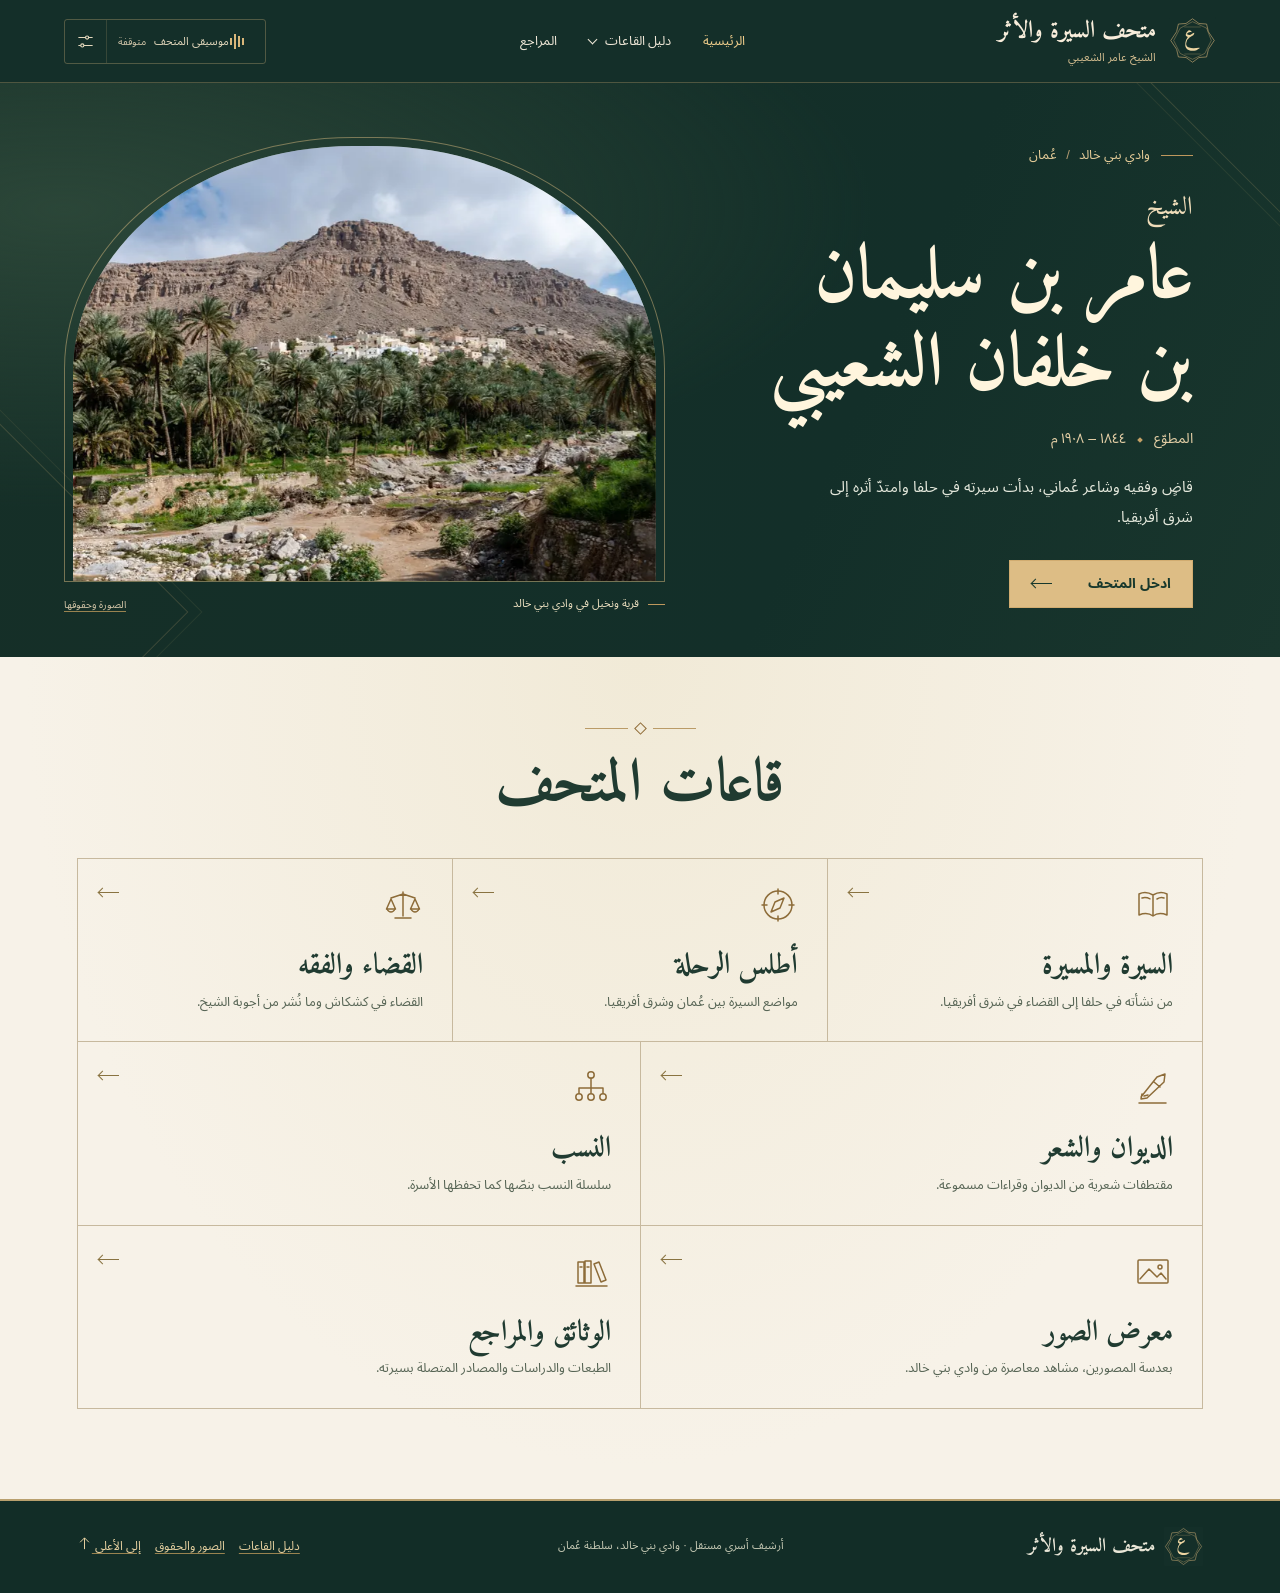
<file: index.html>
<!doctype html>
<html lang="ar" dir="rtl"><head>
<meta charset="utf-8"><meta name="viewport" content="width=device-width, initial-scale=1"><meta name="theme-color" content="#15362d">

<link rel="icon" type="image/svg+xml" href="assets/favicon.svg">
<link rel="preload" as="font" type="font/woff2" crossorigin href="assets/fonts/amiri-bold.woff2">
<link rel="stylesheet" href="assets/fonts/fonts.css"><link rel="stylesheet" href="styles.css">
<script defer src="script.js"></script>

<title>متحف الشيخ عامر الشعيبي الرقمي</title>
<link rel="canonical" href="https://abdo92370707.github.io/amer-alshuaibi-museum/">
<meta name="description" content="سبع قاعات تتبع سيرة الشيخ عامر بن سليمان بن خلفان الشعيبي، من قرية حلفا بوادي بني خالد إلى القضاء في شرق أفريقيا، وتعرض نسبه وديوانه وآثاره.">
<meta property="og:type" content="website">
<meta property="og:site_name" content="متحف الشيخ عامر بن سليمان بن خلفان الشعيبي الرقمي">
<meta property="og:locale" content="ar_OM">
<meta property="og:title" content="متحف الشيخ عامر الشعيبي الرقمي">
<meta property="og:description" content="سبع قاعات تتبع سيرة الشيخ عامر بن سليمان بن خلفان الشعيبي، من قرية حلفا بوادي بني خالد إلى القضاء في شرق أفريقيا، وتعرض نسبه وديوانه وآثاره.">
<meta property="og:url" content="https://abdo92370707.github.io/amer-alshuaibi-museum/">
<meta property="og:image" content="https://abdo92370707.github.io/amer-alshuaibi-museum/assets/images/museum-share.jpg">
<meta property="og:image:width" content="1200">
<meta property="og:image:height" content="630">
<meta property="og:image:type" content="image/jpeg">
<meta property="og:image:alt" content="قرية من وادي بني خالد بين سفح الجبل وبساتين النخيل">
<meta name="twitter:card" content="summary_large_image">
<meta name="twitter:title" content="متحف الشيخ عامر الشعيبي الرقمي">
<meta name="twitter:description" content="سبع قاعات تتبع سيرة الشيخ عامر بن سليمان بن خلفان الشعيبي، من قرية حلفا بوادي بني خالد إلى القضاء في شرق أفريقيا، وتعرض نسبه وديوانه وآثاره.">
<meta name="twitter:image" content="https://abdo92370707.github.io/amer-alshuaibi-museum/assets/images/museum-share.jpg">
<script type="application/ld+json">{"@context":"https://schema.org","@graph":[{"@id":"https://abdo92370707.github.io/amer-alshuaibi-museum/#website","@type":"WebSite","inLanguage":"ar","name":"متحف الشيخ عامر بن سليمان بن خلفان الشعيبي الرقمي","url":"https://abdo92370707.github.io/amer-alshuaibi-museum/"},{"@id":"https://abdo92370707.github.io/amer-alshuaibi-museum/#page","@type":"CollectionPage","name":"متحف الشيخ عامر الشعيبي الرقمي","description":"سبع قاعات تتبع سيرة الشيخ عامر بن سليمان بن خلفان الشعيبي، من قرية حلفا بوادي بني خالد إلى القضاء في شرق أفريقيا، وتعرض نسبه وديوانه وآثاره.","inLanguage":"ar","url":"https://abdo92370707.github.io/amer-alshuaibi-museum/","isPartOf":{"@id":"https://abdo92370707.github.io/amer-alshuaibi-museum/#website"},"about":{"@id":"https://abdo92370707.github.io/amer-alshuaibi-museum/#person"}},{"@id":"https://abdo92370707.github.io/amer-alshuaibi-museum/#person","@type":"Person","name":"عامر بن سليمان بن خلفان الشعيبي","alternateName":"المطوّع"}]}</script>
</head><body id="top" class="page-index">
<a class="skip-link" href="#main">انتقل إلى المحتوى</a>
<header class="masthead"><div class="mast-inner">
<a class="identity" href="index.html" aria-current="page"><img src="assets/favicon.svg" width="47" height="47" alt=""><span><b>متحف السيرة والأثر</b><small>الشيخ عامر الشعيبي</small></span></a>
<nav class="primary" aria-label="التنقل الرئيسي">
<a class="head-link home-link" href="index.html" aria-current="page">الرئيسية</a>
<details class="hall-picker" id="museum-menu"><summary>دليل القاعات <span class="chevron" aria-hidden="true"></span></summary><div class="menu-sheet"><a href="index.html#halls">جميع القاعات</a><a href="biography.html">السيرة والمسيرة</a><a href="atlas.html">أطلس الرحلة</a><a href="jurisprudence.html">القضاء والفقه</a><a href="poetry.html">الديوان والشعر</a><a href="genealogy.html">النسب</a><a href="gallery.html">معرض الصور</a><a href="archive.html">الوثائق والمراجع</a></div></details>
<a class="head-link archive-link" href="archive.html">المراجع</a></nav>
<div class="sound-dock" aria-label="الصوت" role="group"><button id="audio-toggle" type="button" aria-pressed="false" aria-label="تشغيل موسيقى المتحف"><span class="wave" aria-hidden="true"><i></i><i></i><i></i><i></i></span><span class="sound-caption">موسيقى المتحف</span><span id="audio-state" aria-live="polite" class="sound-state">متوقفة</span></button>
<details class="mixer"><summary aria-label="ضبط مستوى الصوت" title="مستوى الصوت"><svg width="19" height="19" viewBox="0 0 24 24" fill="none" stroke="currentColor" stroke-width="1.45" aria-hidden="true"><path d="M3 7h9m4 0h5M3 17h3m4 0h11"/><circle cx="14" cy="7" r="2"/><circle cx="8" cy="17" r="2"/></svg></summary><label class="mix-panel" for="audio-volume">مستوى الصوت<input id="audio-volume" type="range" min="0" max="40" value="16" step="1"></label></details></div>
</div></header>
<audio id="museum-audio" src="assets/audio/wadi-breeze.mp3" preload="none" loop></audio>
<main id="main" class="home-main" data-hall="index" tabindex="-1">
<section class="entrance" aria-labelledby="museum-title"><div class="entrance-frame">
<div class="entrance-copy"><p class="place-line"><i aria-hidden="true"></i> وادي بني خالد <span aria-hidden="true">/</span> عُمان</p>
<h1 id="museum-title"><span class="scholar-prefix">الشيخ</span>عامر بن سليمان<br>بن خلفان الشعيبي</h1>
<p class="lifespan">المطوّع <i aria-hidden="true"></i> <bdi dir="ltr">١٨٤٤ – ١٩٠٨</bdi> م</p>
<p class="entrance-lead">قاضٍ وفقيه وشاعر عُماني، بدأت سيرته في حلفا وامتدّ أثره إلى شرق أفريقيا.</p>
<a class="door-button" href="#halls">ادخل المتحف <span class="journey-arrow" aria-hidden="true">←</span></a></div>
<figure class="portal"><div class="arch-frame"><div class="arch-opening">
<picture><source media="(max-width:660px)" srcset="assets/images/entrance-village-420.webp 420w, assets/images/entrance-village-800.webp 800w" sizes="89vw" width="420" height="220">
<img class="entrance-photo" src="assets/images/entrance-village-1000.webp" srcset="assets/images/entrance-village-1000.webp 1000w, assets/images/hero-wadi-khalid.webp 1920w" sizes="(max-width: 1477px) 47vw, 690px" alt="قرية ونخيل عند سفح جبل في وادي بني خالد" width="1920" height="1080" fetchpriority="high" decoding="async"></picture>
</div></div><figcaption><span aria-hidden="true" class="caption-rule"></span><span>قرية ونخيل في وادي بني خالد</span><a href="credits.html">الصورة وحقوقها</a></figcaption></figure>
</div></section>
<section id="halls" class="hall-directory" aria-labelledby="halls-heading" tabindex="-1"><div class="wrap">
<div class="directory-heading"><div class="hall-ornament" aria-hidden="true"><i></i></div><h2 id="halls-heading">قاعات المتحف</h2></div>
<div class="hall-list"><a class="hall-tile tile-biography" href="biography.html"><span class="anchor-alias" id="story"></span><span class="anchor-alias" id="journey"></span><div class="hall-tile-art"><svg class="hall-icon" viewBox="0 0 40 40" width="40" height="40" aria-hidden="true" focusable="false"><path d="M6 30V9c4-2 9-2 14 1 5-3 10-3 14-1v21c-5-2-10-2-14 1-4-3-9-3-14-1Z M20 11v20 M9 13c3-1 5-.7 8 .8 M24 14c2.5-1.5 5-1.7 7-1"/></svg></div><div><h3>السيرة والمسيرة</h3><p>من نشأته في حلفا إلى القضاء في شرق أفريقيا.</p></div><span class="tile-arrow" aria-hidden="true">←</span></a><a class="hall-tile tile-atlas" href="atlas.html"><span class="anchor-alias" id="origin"></span><div class="hall-tile-art"><svg class="hall-icon" viewBox="0 0 40 40" width="40" height="40" aria-hidden="true" focusable="false"><circle cx="20" cy="20" r="14"/><path d="m26 13-4 10-9 4 4-10 9-4ZM20 4v5m0 22v5M4 20h5m22 0h5"/></svg></div><div><h3>أطلس الرحلة</h3><p>مواضع السيرة بين عُمان وشرق أفريقيا.</p></div><span class="tile-arrow" aria-hidden="true">←</span></a><a class="hall-tile tile-jurisprudence" href="jurisprudence.html"><span class="anchor-alias" id="works"></span><div class="hall-tile-art"><svg class="hall-icon" viewBox="0 0 40 40" width="40" height="40" aria-hidden="true" focusable="false"><path d="M20 7v24m-8 2h16M8 13l12-4 12 4M8 14 3.5 24h9L8 14ZM32 14l-4.5 10h9L32 14Z"/><path d="M4 24c2 4 6 4 8 0m16 0c2 4 6 4 8 0"/></svg></div><div><h3>القضاء والفقه</h3><p>القضاء في كشكاش وما نُشر من أجوبة الشيخ.</p></div><span class="tile-arrow" aria-hidden="true">←</span></a><a class="hall-tile tile-poetry" href="poetry.html"><span class="anchor-alias" id="poetry"></span><div class="hall-tile-art"><svg class="hall-icon" viewBox="0 0 40 40" width="40" height="40" aria-hidden="true" focusable="false"><path d="M8 29 24 9l8-3-1 8-17 16-6 1 1-5M21 14l6 5M6 35h27"/><path d="m11 28 4-1"/></svg></div><div><h3>الديوان والشعر</h3><p>مقتطفات شعرية من الديوان وقراءات مسموعة.</p></div><span class="tile-arrow" aria-hidden="true">←</span></a><a class="hall-tile tile-genealogy" href="genealogy.html"><span class="anchor-alias" id="heritage"></span><span class="anchor-alias" id="genealogy-dialog"></span><div class="hall-tile-art"><svg class="hall-icon" viewBox="0 0 40 40" width="40" height="40" aria-hidden="true" focusable="false"><path d="M20 10v10M8 25v-5h24v5M20 20v5"/><circle cx="20" cy="7" r="3.2"/><circle cx="8" cy="29" r="3.2"/><circle cx="20" cy="29" r="3.2"/><circle cx="32" cy="29" r="3.2"/></svg></div><div><h3>النسب</h3><p>سلسلة النسب بنصّها كما تحفظها الأسرة.</p></div><span class="tile-arrow" aria-hidden="true">←</span></a><a class="hall-tile tile-gallery" href="gallery.html"><span class="anchor-alias" id="photography"></span><div class="hall-tile-art"><svg class="hall-icon" viewBox="0 0 40 40" width="40" height="40" aria-hidden="true" focusable="false"><rect x="5" y="8" width="30" height="23" rx="1"/><circle cx="27" cy="15" r="2"/><path d="m7 27 9-10 8 8 4-4 5 6"/></svg></div><div><h3>معرض الصور</h3><p>بعدسة المصورين، مشاهد معاصرة من وادي بني خالد.</p></div><span class="tile-arrow" aria-hidden="true">←</span></a><a class="hall-tile tile-archive" href="archive.html"><span class="anchor-alias" id="references"></span><div class="hall-tile-art"><svg class="hall-icon" viewBox="0 0 40 40" width="40" height="40" aria-hidden="true" focusable="false"><path d="M7 31V10h6v21H7Zm7 0V9h6v22h-6Zm9-19 5-2 7 18-5 2-7-18ZM5 34h31M9 15h2m5 0h2"/></svg></div><div><h3>الوثائق والمراجع</h3><p>الطبعات والدراسات والمصادر المتصلة بسيرته.</p></div><span class="tile-arrow" aria-hidden="true">←</span></a></div></div></section></main>

<footer class="museum-footer"><div class="wrap footer-main"><a class="foot-identity" href="index.html"><img width="39" height="39" alt="" src="assets/favicon.svg"><b>متحف السيرة والأثر</b></a><p>أرشيف أسري مستقل · وادي بني خالد، سلطنة عُمان</p><nav aria-label="روابط التذييل"><a href="index.html#halls">دليل القاعات</a><a href="credits.html">الصور والحقوق</a><a href="#top">إلى الأعلى <svg class="inline-arrow" width="15" height="15" viewBox="0 0 24 24" fill="none" stroke="currentColor" stroke-width="1.6" aria-hidden="true"><path d="M12 21V3m-7 7 7-7 7 7"/></svg></a></nav></div></footer></body></html>
</file>
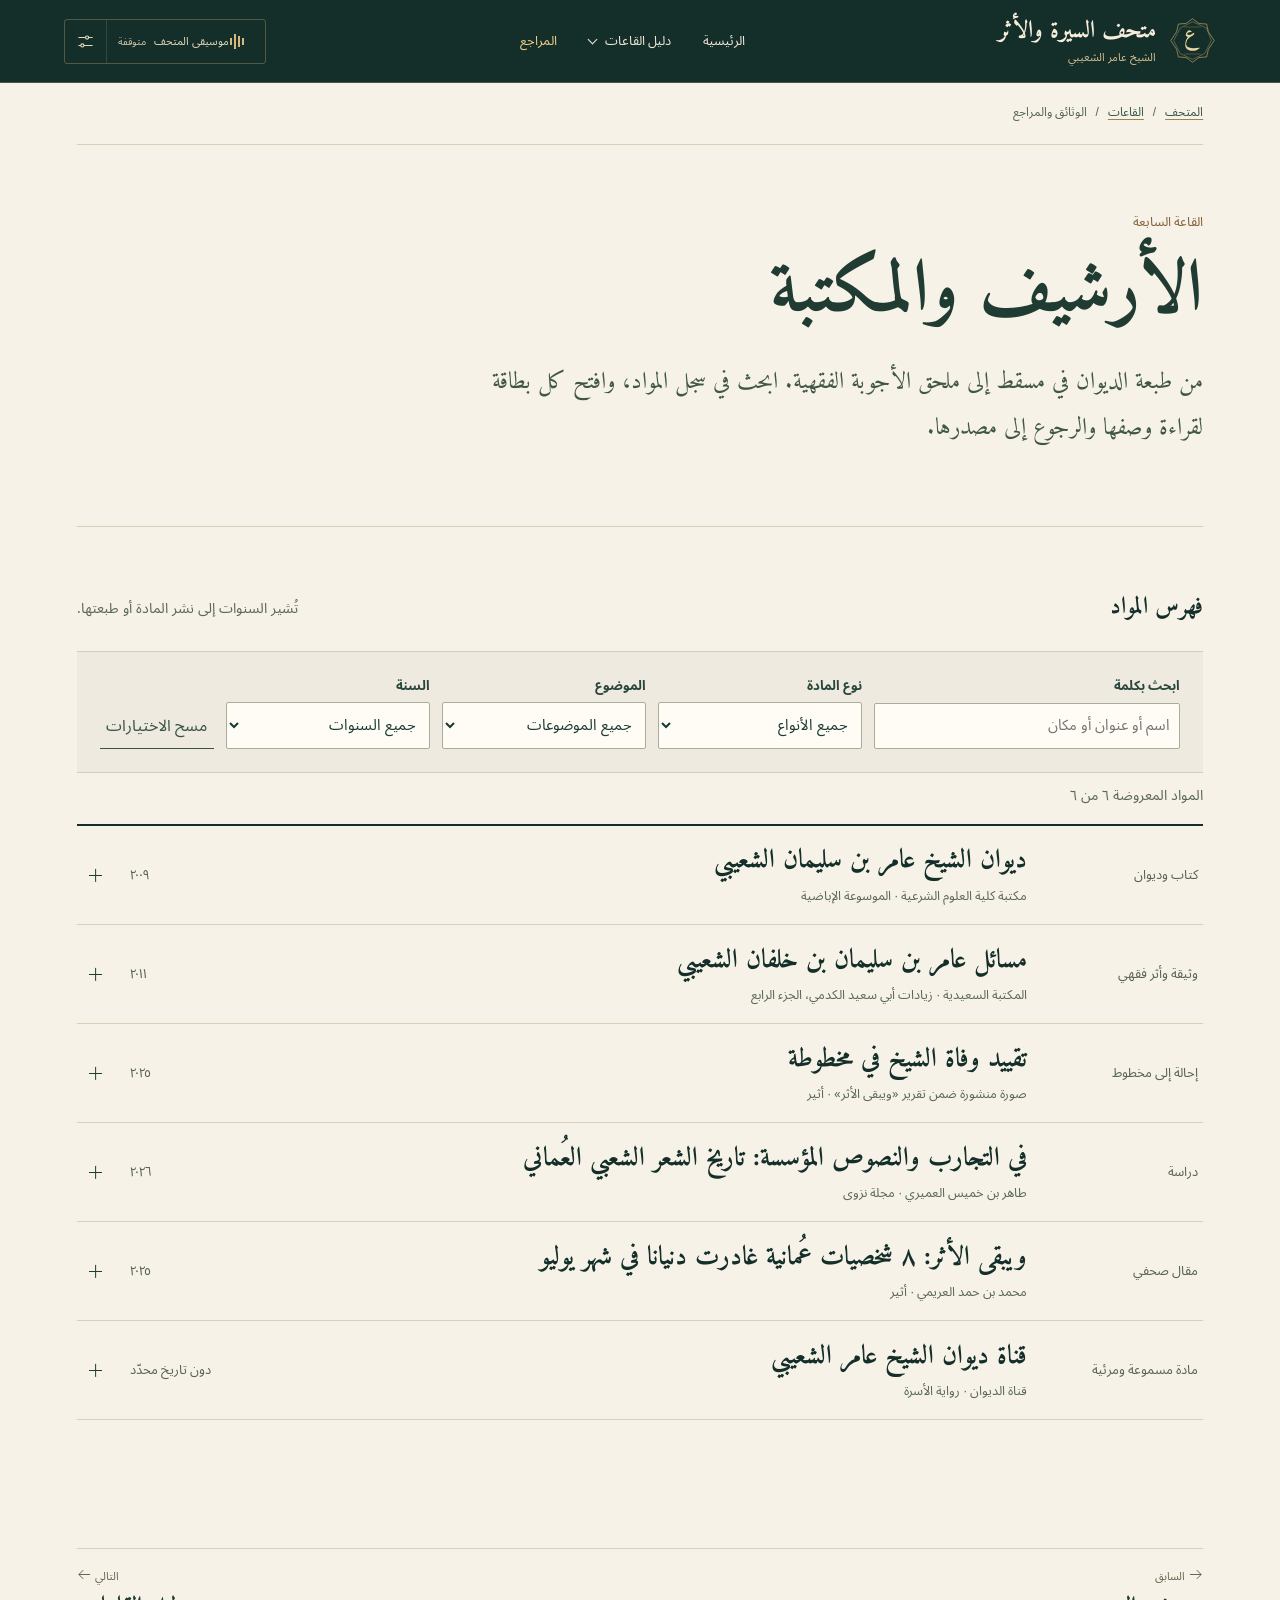
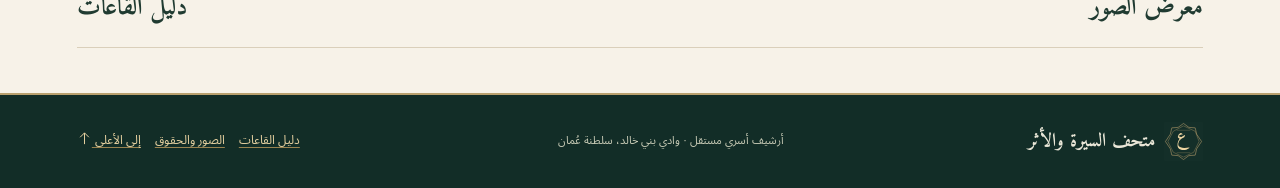
<file: archive.html>
<!doctype html>
<html lang="ar" dir="rtl"><head>
<meta charset="utf-8"><meta name="viewport" content="width=device-width, initial-scale=1"><meta name="theme-color" content="#15362d">

<link rel="icon" type="image/svg+xml" href="assets/favicon.svg">
<link rel="preload" as="font" type="font/woff2" crossorigin href="assets/fonts/amiri-bold.woff2">
<link rel="stylesheet" href="assets/fonts/fonts.css"><link rel="stylesheet" href="styles.css">
<link rel="stylesheet" href="assets/archive.css">
<script defer src="script.js"></script>
<script defer src="assets/archive.js"></script>

<title>الأرشيف والمكتبة | متحف الشيخ عامر الشعيبي الرقمي</title>
<link rel="canonical" href="https://abdo92370707.github.io/amer-alshuaibi-museum/archive.html">
<meta name="description" content="فهرس الديوان والأجوبة الفقهية والدراسات والتسجيلات المتصلة بسيرة الشيخ عامر الشعيبي وإرثه.">
<meta property="og:type" content="website">
<meta property="og:site_name" content="متحف الشيخ عامر بن سليمان بن خلفان الشعيبي الرقمي">
<meta property="og:locale" content="ar_OM">
<meta property="og:title" content="الأرشيف والمكتبة | متحف الشيخ عامر الشعيبي الرقمي">
<meta property="og:description" content="فهرس الديوان والأجوبة الفقهية والدراسات والتسجيلات المتصلة بسيرة الشيخ عامر الشعيبي وإرثه.">
<meta property="og:url" content="https://abdo92370707.github.io/amer-alshuaibi-museum/archive.html">
<meta property="og:image" content="https://abdo92370707.github.io/amer-alshuaibi-museum/assets/images/museum-share.jpg">
<meta property="og:image:width" content="1200">
<meta property="og:image:height" content="630">
<meta property="og:image:type" content="image/jpeg">
<meta property="og:image:alt" content="قرية من وادي بني خالد بين سفح الجبل وبساتين النخيل">
<meta name="twitter:card" content="summary_large_image">
<meta name="twitter:title" content="الأرشيف والمكتبة | متحف الشيخ عامر الشعيبي الرقمي">
<meta name="twitter:description" content="فهرس الديوان والأجوبة الفقهية والدراسات والتسجيلات المتصلة بسيرة الشيخ عامر الشعيبي وإرثه.">
<meta name="twitter:image" content="https://abdo92370707.github.io/amer-alshuaibi-museum/assets/images/museum-share.jpg">
<script type="application/ld+json">{"@context":"https://schema.org","@graph":[{"@id":"https://abdo92370707.github.io/amer-alshuaibi-museum/#website","@type":"WebSite","inLanguage":"ar","name":"متحف الشيخ عامر بن سليمان بن خلفان الشعيبي الرقمي","url":"https://abdo92370707.github.io/amer-alshuaibi-museum/"},{"@id":"https://abdo92370707.github.io/amer-alshuaibi-museum/archive.html#page","@type":"CollectionPage","name":"الأرشيف والمكتبة | متحف الشيخ عامر الشعيبي الرقمي","description":"فهرس الديوان والأجوبة الفقهية والدراسات والتسجيلات المتصلة بسيرة الشيخ عامر الشعيبي وإرثه.","inLanguage":"ar","url":"https://abdo92370707.github.io/amer-alshuaibi-museum/archive.html","isPartOf":{"@id":"https://abdo92370707.github.io/amer-alshuaibi-museum/#website"},"about":{"@id":"https://abdo92370707.github.io/amer-alshuaibi-museum/#person"},"breadcrumb":{"@id":"https://abdo92370707.github.io/amer-alshuaibi-museum/archive.html#breadcrumbs"}},{"@id":"https://abdo92370707.github.io/amer-alshuaibi-museum/#person","@type":"Person","name":"عامر بن سليمان بن خلفان الشعيبي","alternateName":"المطوّع"},{"@id":"https://abdo92370707.github.io/amer-alshuaibi-museum/archive.html#breadcrumbs","@type":"BreadcrumbList","itemListElement":[{"@type":"ListItem","position":1,"name":"الرئيسية","item":"https://abdo92370707.github.io/amer-alshuaibi-museum/"},{"@type":"ListItem","position":2,"name":"الأرشيف والمكتبة","item":"https://abdo92370707.github.io/amer-alshuaibi-museum/archive.html"}]}]}</script>
</head><body id="top" class="page-archive">
<a class="skip-link" href="#main">انتقل إلى المحتوى</a>
<header class="masthead"><div class="mast-inner">
<a class="identity" href="index.html"><img src="assets/favicon.svg" width="47" height="47" alt=""><span><b>متحف السيرة والأثر</b><small>الشيخ عامر الشعيبي</small></span></a>
<nav class="primary" aria-label="التنقل الرئيسي">
<a class="head-link home-link" href="index.html">الرئيسية</a>
<details class="hall-picker" id="museum-menu"><summary>دليل القاعات <span class="chevron" aria-hidden="true"></span></summary><div class="menu-sheet"><a href="index.html#halls">جميع القاعات</a><a href="biography.html">السيرة والمسيرة</a><a href="atlas.html">أطلس الرحلة</a><a href="jurisprudence.html">القضاء والفقه</a><a href="poetry.html">الديوان والشعر</a><a href="genealogy.html">النسب</a><a href="gallery.html">معرض الصور</a><a href="archive.html" aria-current="page">الوثائق والمراجع</a></div></details>
<a class="head-link archive-link" href="archive.html" aria-current="page">المراجع</a></nav>
<div class="sound-dock" aria-label="الصوت" role="group"><button id="audio-toggle" type="button" aria-pressed="false" aria-label="تشغيل موسيقى المتحف"><span class="wave" aria-hidden="true"><i></i><i></i><i></i><i></i></span><span class="sound-caption">موسيقى المتحف</span><span id="audio-state" aria-live="polite" class="sound-state">متوقفة</span></button>
<details class="mixer"><summary aria-label="ضبط مستوى الصوت" title="مستوى الصوت"><svg width="19" height="19" viewBox="0 0 24 24" fill="none" stroke="currentColor" stroke-width="1.45" aria-hidden="true"><path d="M3 7h9m4 0h5M3 17h3m4 0h11"/><circle cx="14" cy="7" r="2"/><circle cx="8" cy="17" r="2"/></svg></summary><label class="mix-panel" for="audio-volume">مستوى الصوت<input id="audio-volume" type="range" min="0" max="40" value="16" step="1"></label></details></div>
</div></header>
<audio id="museum-audio" src="assets/audio/wadi-breeze.mp3" preload="none" loop></audio>
<nav class="breadcrumbs wrap" aria-label="مسار الزيارة"><a href="index.html">المتحف</a><span aria-hidden="true">/</span><a href="index.html#halls">القاعات</a><span aria-hidden="true">/</span><span aria-current="page">الوثائق والمراجع</span></nav><main id="main" class="hall-main" data-hall="archive" tabindex="-1">
<header class="wrap hall-head ar-hall-head">
  <p class="kicker">القاعة السابعة</p><h1>الأرشيف والمكتبة</h1>
  <p class="lead">من طبعة الديوان في مسقط إلى ملحق الأجوبة الفقهية. ابحث في سجل المواد، وافتح كل بطاقة لقراءة وصفها والرجوع إلى مصدرها.</p>
</header>
<section class="wrap section ar-catalogue" aria-labelledby="catalogue-title">
  <div class="ar-section-head"><h2 id="catalogue-title">فهرس المواد</h2><p>تُشير السنوات إلى نشر المادة أو طبعتها.</p></div>
  <form class="ar-filter" data-catalogue-filter hidden>
    <label class="ar-search-label">ابحث بكلمة<input name="q" type="search" maxlength="100" autocomplete="off" placeholder="اسم أو عنوان أو مكان"></label>
    <label>نوع المادة<select name="type"><option value="">جميع الأنواع</option><option value="book">كتاب وديوان</option><option value="document">وثيقة وأثر فقهي</option><option value="study">دراسة</option><option value="press">مقال صحفي</option><option value="manuscript">إحالة إلى مخطوط</option><option value="audio">مادة مسموعة ومرئية</option></select></label>
    <label>الموضوع<select name="topic"><option value="">جميع الموضوعات</option><option value="law">القضاء والفقه</option><option value="poetry">الشعر والفنون</option><option value="life">السيرة</option><option value="family">رواية الأسرة</option></select></label>
    <label>السنة<select name="year"><option value="">جميع السنوات</option><option value="2009">٢٠٠٩</option><option value="2011">٢٠١١</option><option value="2025">٢٠٢٥</option><option value="2026">٢٠٢٦</option><option value="unknown">دون تاريخ محدّد</option></select></label>
    <button type="reset" class="ar-reset">مسح الاختيارات</button>
  </form>
  <p class="ar-count" role="status" aria-live="polite" data-catalogue-count hidden></p>
  <div class="ar-records"><details class="ar-record" id="diwan" data-kind="book" data-topic="poetry life" data-year="2009">
      <summary><span class="ar-record-type">كتاب وديوان</span><span class="ar-record-text"><strong>ديوان الشيخ عامر بن سليمان الشعيبي</strong><small>مكتبة كلية العلوم الشرعية · الموسوعة الإباضية</small></span><span class="ar-record-year">٢٠٠٩</span><span class="ar-sign" aria-hidden="true"></span></summary>
      <div class="ar-record-body"><p>جمع التحقيق نصوصًا من شعر الشيخ، منها الأناشيد والعازي. يعرّف فهرس المكتبة بالطبعة، وتتيح الموسوعة مدخلًا إلى النسخة المصوّرة.</p><p class="ar-note">مسقط · وزارة التراث والثقافة · تحقيق وتصحيح محمد بن حمد المسروري · ١٧٢ صفحة.</p><div class="ar-actions"><a class="ar-source" href="https://library.css.edu.om/v_show_biblioitem?id=28719" target="_blank" rel="noopener noreferrer">سجل الطبعة <span aria-hidden="true">↗</span></a><a class="ar-source" href="https://ibadi.net/book/2443" target="_blank" rel="noopener noreferrer">النسخة المصوّرة <span aria-hidden="true">↗</span></a></div></div>
    </details><details class="ar-record" id="answers" data-kind="document" data-topic="law" data-year="2011">
      <summary><span class="ar-record-type">وثيقة وأثر فقهي</span><span class="ar-record-text"><strong>مسائل عامر بن سليمان بن خلفان الشعيبي</strong><small>المكتبة السعيدية · زيادات أبي سعيد الكدمي، الجزء الرابع</small></span><span class="ar-record-year">٢٠١١</span><span class="ar-sign" aria-hidden="true"></span></summary>
      <div class="ar-record-body"><p>يجمع الملحق الخامس أجوبةً منسوبة إلى الشيخ. استهلّ الجامع الملحق باسمه، ثم أورد أسئلة وأجوبة في مسائل منها الوصية والحقوق المالية.</p><p class="ar-note">الطبعة الأولى، وزارة الأوقاف والشؤون الدينية بسلطنة عُمان، ٢٠١١. يبدأ الملحق في ص ٤٣٢ المطبوعة، وهي الصفحة ٤٣٣ في عدّاد الملف.</p><div class="ar-actions"><a class="ar-source" href="https://alsaidia.com/sites/default/files/%D8%B2%D9%8A%D8%A7%D8%AF%D8%A7%D8%AA_%D8%A3%D8%A8%D9%8A_%D8%B3%D8%B9%D9%8A%D8%AF_%D8%A7%D9%84%D9%83%D8%AF%D9%85%D9%8A_%284%29.pdf#page=433" target="_blank" rel="noopener noreferrer">افتح بداية الملحق <span aria-hidden="true">↗</span></a><a class="ar-source" href="jurisprudence.html#reading-desk">استعرض مواضع القراءة <span aria-hidden="true">←</span></a></div></div>
    </details><details class="ar-record" id="manuscript-note" data-kind="manuscript" data-topic="life law" data-year="2025">
      <summary><span class="ar-record-type">إحالة إلى مخطوط</span><span class="ar-record-text"><strong>تقييد وفاة الشيخ في مخطوطة</strong><small>صورة منشورة ضمن تقرير «ويبقى الأثر» · أثير</small></span><span class="ar-record-year">٢٠٢٥</span><span class="ar-sign" aria-hidden="true"></span></summary>
      <div class="ar-record-body"><p>أرفق محمد بن حمد العريمي بصورة التقييد تعليقًا يعرّفها. يمكن رؤية الصورة في التقرير عند ترجمة الشيخ عامر بن سليمان الشعيبي.</p><p class="ar-note">٢٠٢٥ سنة نشر التقرير. تاريخ نسخ المخطوطة ورقم حفظها غير مبيّنين في الإحالة.</p><div class="ar-actions"><a class="ar-source" href="https://www.atheer.om/2025/07/16/073947/" target="_blank" rel="noopener noreferrer">صورة التقييد في التقرير <span aria-hidden="true">↗</span></a></div></div>
    </details><details class="ar-record" id="nizwa" data-kind="study" data-topic="poetry law life" data-year="2026">
      <summary><span class="ar-record-type">دراسة</span><span class="ar-record-text"><strong>في التجارب والنصوص المؤسسة: تاريخ الشعر الشعبي العُماني</strong><small>طاهر بن خميس العميري · مجلة نزوى</small></span><span class="ar-record-year">٢٠٢٦</span><span class="ar-sign" aria-hidden="true"></span></summary>
      <div class="ar-record-body"><p>يتناول مقطع القرن التاسع عشر من الدراسة شعر الشيخ، وينقل خبر قضائه في كشكاش، ويعرض أبياتًا من «نشيد المحبين».</p><p class="ar-note">نُشرت في ٢٩ يوليو ٢٠٢٦. انظر فقرة القرن التاسع عشر.</p><div class="ar-actions"><a class="ar-source" href="https://www.nizwa.om/%D9%81%D9%8A-%D8%A7%D9%84%D8%AA%D8%AC%D8%A7%D8%B1%D8%A8-%D9%88%D8%A7%D9%84%D9%86%D8%B5%D9%88%D8%B5-%D8%A7%D9%84%D9%85%D8%A4%D8%B3%D8%B3%D8%A9-%D8%AA%D8%A7%D8%B1%D9%8A%D8%AE-%D8%A7%D9%84%D8%B4%D8%B9/" target="_blank" rel="noopener noreferrer">الدراسة في مجلة نزوى <span aria-hidden="true">↗</span></a></div></div>
    </details><details class="ar-record" id="atheer" data-kind="press" data-topic="poetry life" data-year="2025">
      <summary><span class="ar-record-type">مقال صحفي</span><span class="ar-record-text"><strong>ويبقى الأثر: ٨ شخصيات عُمانية غادرت دنيانا في شهر يوليو</strong><small>محمد بن حمد العريمي · أثير</small></span><span class="ar-record-year">٢٠٢٥</span><span class="ar-sign" aria-hidden="true"></span></summary>
      <div class="ar-record-body"><p>وردت ترجمة الشيخ ضمن ثماني تراجم. تضم الإشارة إلى آثاره العلمية والقضائية، وأمثلة على شعره المتصل بالفنون العُمانية.</p><p class="ar-note">نُشرت في ١٦ يوليو ٢٠٢٥. انظر العنوان الفرعي «عامر بن سليمان الشعيبي».</p><div class="ar-actions"><a class="ar-source" href="https://www.atheer.om/2025/07/16/073947/" target="_blank" rel="noopener noreferrer">المقال في أثير <span aria-hidden="true">↗</span></a></div></div>
    </details><details class="ar-record" id="family-channel" data-kind="audio" data-topic="family poetry life" data-year="unknown">
      <summary><span class="ar-record-type">مادة مسموعة ومرئية</span><span class="ar-record-text"><strong>قناة ديوان الشيخ عامر الشعيبي</strong><small>قناة الديوان · رواية الأسرة</small></span><span class="ar-record-year">دون تاريخ محدّد</span><span class="ar-sign" aria-hidden="true"></span></summary>
      <div class="ar-record-body"><p>تجمع القناة مواد مسموعة ومرئية عن الشيخ وشعره. ويحفظ المتحف سلسلة النسب بالصياغة التي اعتمدتها الأسرة.</p><p class="ar-note">تُعرض تواريخ المقاطع الفردية في القناة.</p><div class="ar-actions"><a class="ar-source" href="https://www.youtube.com/@omany707" target="_blank" rel="noopener noreferrer">القناة الأصلية <span aria-hidden="true">↗</span></a><a class="ar-source" href="genealogy.html">رواية النسب <span aria-hidden="true">←</span></a></div></div>
    </details></div>
  <p data-catalogue-empty class="ar-empty" hidden>لم تظهر مواد بهذه الاختيارات. يمكنك تغيير أحد المرشّحات أو مسحها لعرض الفهرس كاملًا.</p>
</section>
</main>
<nav class="wrap room-turn" aria-label="التنقل بين القاعات"><a href="gallery.html"><small><svg class="inline-arrow" width="15" height="15" viewBox="0 0 24 24" fill="none" stroke="currentColor" stroke-width="1.6" aria-hidden="true"><path d="M3 12h18m-7-7 7 7-7 7"/></svg> السابق</small><b>معرض الصور</b></a><a href="index.html#halls"><small>التالي <svg class="inline-arrow" width="15" height="15" viewBox="0 0 24 24" fill="none" stroke="currentColor" stroke-width="1.6" aria-hidden="true"><path d="M21 12H3m7-7-7 7 7 7"/></svg></small><b>دليل القاعات</b></a></nav>
<footer class="museum-footer"><div class="wrap footer-main"><a class="foot-identity" href="index.html"><img width="39" height="39" alt="" src="assets/favicon.svg"><b>متحف السيرة والأثر</b></a><p>أرشيف أسري مستقل · وادي بني خالد، سلطنة عُمان</p><nav aria-label="روابط التذييل"><a href="index.html#halls">دليل القاعات</a><a href="credits.html">الصور والحقوق</a><a href="#top">إلى الأعلى <svg class="inline-arrow" width="15" height="15" viewBox="0 0 24 24" fill="none" stroke="currentColor" stroke-width="1.6" aria-hidden="true"><path d="M12 21V3m-7 7 7-7 7 7"/></svg></a></nav></div></footer></body></html>
</file>
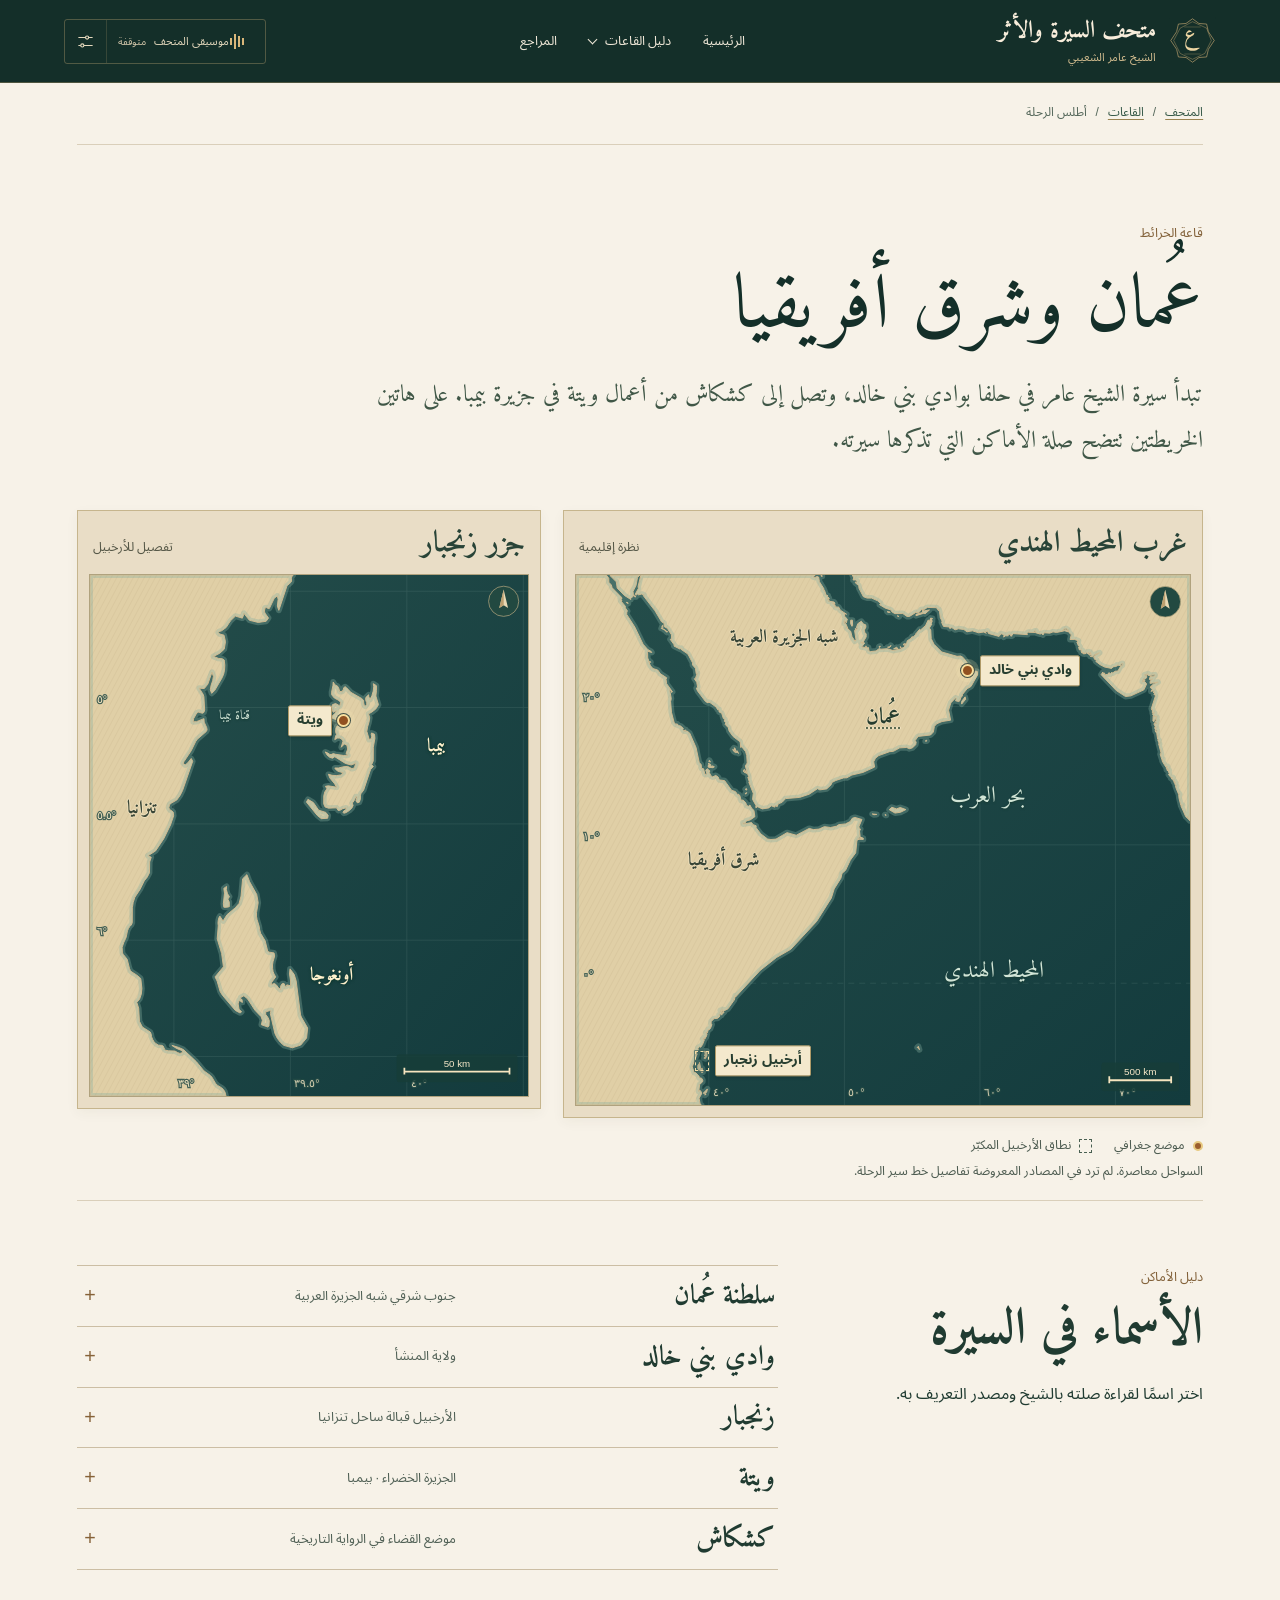
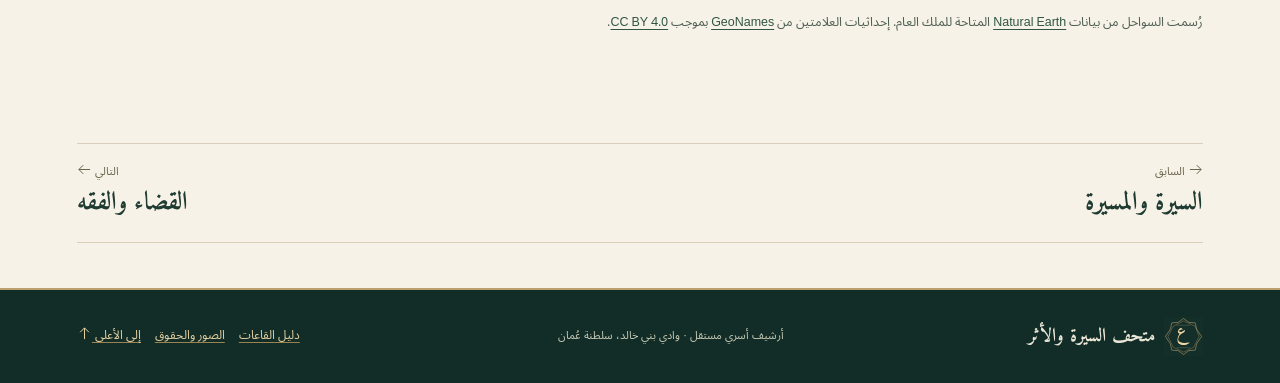
<file: atlas.html>
<!doctype html>
<html lang="ar" dir="rtl"><head>
<meta charset="utf-8"><meta name="viewport" content="width=device-width, initial-scale=1"><meta name="theme-color" content="#15362d">

<link rel="icon" type="image/svg+xml" href="assets/favicon.svg">
<link rel="preload" as="font" type="font/woff2" crossorigin href="assets/fonts/amiri-bold.woff2">
<link rel="stylesheet" href="assets/fonts/fonts.css"><link rel="stylesheet" href="styles.css">
<link rel="stylesheet" href="atlas.css">
<script defer src="script.js"></script>
<script defer src="atlas.js"></script>

<title>الرحلة إلى شرق أفريقيا | متحف الشيخ عامر الشعيبي الرقمي</title>
<link rel="canonical" href="https://abdo92370707.github.io/amer-alshuaibi-museum/atlas.html">
<meta name="description" content="أطلس تفاعلي يعرّف بوادي بني خالد وزنجبار وويتة، ويضع ما ورد عن القضاء في كشكاش في سياقه الجغرافي.">
<meta property="og:type" content="website">
<meta property="og:site_name" content="متحف الشيخ عامر بن سليمان بن خلفان الشعيبي الرقمي">
<meta property="og:locale" content="ar_OM">
<meta property="og:title" content="الرحلة إلى شرق أفريقيا | متحف الشيخ عامر الشعيبي الرقمي">
<meta property="og:description" content="أطلس تفاعلي يعرّف بوادي بني خالد وزنجبار وويتة، ويضع ما ورد عن القضاء في كشكاش في سياقه الجغرافي.">
<meta property="og:url" content="https://abdo92370707.github.io/amer-alshuaibi-museum/atlas.html">
<meta property="og:image" content="https://abdo92370707.github.io/amer-alshuaibi-museum/assets/images/museum-share.jpg">
<meta property="og:image:width" content="1200">
<meta property="og:image:height" content="630">
<meta property="og:image:type" content="image/jpeg">
<meta property="og:image:alt" content="قرية من وادي بني خالد بين سفح الجبل وبساتين النخيل">
<meta name="twitter:card" content="summary_large_image">
<meta name="twitter:title" content="الرحلة إلى شرق أفريقيا | متحف الشيخ عامر الشعيبي الرقمي">
<meta name="twitter:description" content="أطلس تفاعلي يعرّف بوادي بني خالد وزنجبار وويتة، ويضع ما ورد عن القضاء في كشكاش في سياقه الجغرافي.">
<meta name="twitter:image" content="https://abdo92370707.github.io/amer-alshuaibi-museum/assets/images/museum-share.jpg">
<script type="application/ld+json">{"@context":"https://schema.org","@graph":[{"@id":"https://abdo92370707.github.io/amer-alshuaibi-museum/#website","@type":"WebSite","inLanguage":"ar","name":"متحف الشيخ عامر بن سليمان بن خلفان الشعيبي الرقمي","url":"https://abdo92370707.github.io/amer-alshuaibi-museum/"},{"@id":"https://abdo92370707.github.io/amer-alshuaibi-museum/atlas.html#page","@type":"WebPage","name":"الرحلة إلى شرق أفريقيا | متحف الشيخ عامر الشعيبي الرقمي","description":"أطلس تفاعلي يعرّف بوادي بني خالد وزنجبار وويتة، ويضع ما ورد عن القضاء في كشكاش في سياقه الجغرافي.","inLanguage":"ar","url":"https://abdo92370707.github.io/amer-alshuaibi-museum/atlas.html","isPartOf":{"@id":"https://abdo92370707.github.io/amer-alshuaibi-museum/#website"},"about":{"@id":"https://abdo92370707.github.io/amer-alshuaibi-museum/#person"},"breadcrumb":{"@id":"https://abdo92370707.github.io/amer-alshuaibi-museum/atlas.html#breadcrumbs"}},{"@id":"https://abdo92370707.github.io/amer-alshuaibi-museum/#person","@type":"Person","name":"عامر بن سليمان بن خلفان الشعيبي","alternateName":"المطوّع"},{"@id":"https://abdo92370707.github.io/amer-alshuaibi-museum/atlas.html#breadcrumbs","@type":"BreadcrumbList","itemListElement":[{"@type":"ListItem","position":1,"name":"الرئيسية","item":"https://abdo92370707.github.io/amer-alshuaibi-museum/"},{"@type":"ListItem","position":2,"name":"الرحلة إلى شرق أفريقيا","item":"https://abdo92370707.github.io/amer-alshuaibi-museum/atlas.html"}]}]}</script>
</head><body id="top" class="page-atlas">
<a class="skip-link" href="#main">انتقل إلى المحتوى</a>
<header class="masthead"><div class="mast-inner">
<a class="identity" href="index.html"><img src="assets/favicon.svg" width="47" height="47" alt=""><span><b>متحف السيرة والأثر</b><small>الشيخ عامر الشعيبي</small></span></a>
<nav class="primary" aria-label="التنقل الرئيسي">
<a class="head-link home-link" href="index.html">الرئيسية</a>
<details class="hall-picker" id="museum-menu"><summary>دليل القاعات <span class="chevron" aria-hidden="true"></span></summary><div class="menu-sheet"><a href="index.html#halls">جميع القاعات</a><a href="biography.html">السيرة والمسيرة</a><a href="atlas.html" aria-current="page">أطلس الرحلة</a><a href="jurisprudence.html">القضاء والفقه</a><a href="poetry.html">الديوان والشعر</a><a href="genealogy.html">النسب</a><a href="gallery.html">معرض الصور</a><a href="archive.html">الوثائق والمراجع</a></div></details>
<a class="head-link archive-link" href="archive.html">المراجع</a></nav>
<div class="sound-dock" aria-label="الصوت" role="group"><button id="audio-toggle" type="button" aria-pressed="false" aria-label="تشغيل موسيقى المتحف"><span class="wave" aria-hidden="true"><i></i><i></i><i></i><i></i></span><span class="sound-caption">موسيقى المتحف</span><span id="audio-state" aria-live="polite" class="sound-state">متوقفة</span></button>
<details class="mixer"><summary aria-label="ضبط مستوى الصوت" title="مستوى الصوت"><svg width="19" height="19" viewBox="0 0 24 24" fill="none" stroke="currentColor" stroke-width="1.45" aria-hidden="true"><path d="M3 7h9m4 0h5M3 17h3m4 0h11"/><circle cx="14" cy="7" r="2"/><circle cx="8" cy="17" r="2"/></svg></summary><label class="mix-panel" for="audio-volume">مستوى الصوت<input id="audio-volume" type="range" min="0" max="40" value="16" step="1"></label></details></div>
</div></header>
<audio id="museum-audio" src="assets/audio/wadi-breeze.mp3" preload="none" loop></audio>
<nav class="breadcrumbs wrap" aria-label="مسار الزيارة"><a href="index.html">المتحف</a><span aria-hidden="true">/</span><a href="index.html#halls">القاعات</a><span aria-hidden="true">/</span><span aria-current="page">أطلس الرحلة</span></nav><main id="main" class="hall-main" data-hall="atlas" tabindex="-1">
<div class="atlas-room">
  <header class="wrap hall-head atlas-head">
    <p class="kicker">قاعة الخرائط</p>
    <h1>عُمان وشرق أفريقيا</h1>
    <p class="lead">تبدأ سيرة الشيخ عامر في حلفا بوادي بني خالد، وتصل إلى كشكاش من أعمال ويتة في جزيرة بيمبا. على هاتين الخريطتين تتضح صلة الأماكن التي تذكرها سيرته.</p>
  </header>
  <section class="wrap atlas-plates" aria-label="خريطتا الأماكن">
    <figure class="atlas-plate atlas-regional">
      <figcaption><span>غرب المحيط الهندي</span><small>نظرة إقليمية</small></figcaption>
      <div class="atlas-chart" style="--chart-ratio:620 / 535">
        <img src="assets/maps/western-indian-ocean.svg" width="620" height="535" alt="خريطة تُظهر موقع وادي بني خالد في شرق عُمان، وأرخبيل زنجبار قبالة الساحل الشرقي لأفريقيا.">
        <span class="atlas-label atlas-land" style="--x:34%;--y:12%">شبه الجزيرة العربية</span>
        <a href="#place-oman" class="atlas-label atlas-region-link" style="--x:50%;--y:27%" data-place="oman" aria-label="تعريف سلطنة عُمان">عُمان</a>
        <a href="#place-wadi" class="atlas-spot" style="--x:63.782%;--y:18.068%" data-place="wadi"><span>وادي بني خالد</span></a>
        <span class="atlas-label atlas-water" style="--x:67%;--y:42%">بحر العرب</span>
        <span class="atlas-label atlas-land" style="--x:24%;--y:54%">شرق أفريقيا</span>
        <span class="atlas-label atlas-water" style="--x:68%;--y:75%">المحيط الهندي</span>
        <a href="#place-zanzibar" class="atlas-extent" style="--x:20.53%;--y:91.775%" data-place="zanzibar"><span>أرخبيل زنجبار</span></a>
      </div>
    </figure>
    <figure class="atlas-plate atlas-detail">
      <figcaption><span>جزر زنجبار</span><small>تفصيل للأرخبيل</small></figcaption>
      <div class="atlas-chart" style="--chart-ratio:450 / 535">
        <img src="assets/maps/zanzibar-archipelago.svg" width="450" height="535" alt="تفصيل جغرافي يوضح بيمبا في الشمال وأونغوجا في الجنوب. تقع ويتة قرب الساحل الغربي لبيمبا.">
        <a class="atlas-spot atlas-spot-west" style="--x:57.946%;--y:27.942%" href="#place-wete" data-place="wete"><span>ويتة</span></a>
        <span class="atlas-label atlas-island" style="--x:79%;--y:33%">بيمبا</span>
        <span class="atlas-label atlas-island" style="--x:55%;--y:77%">أونغوجا</span>
        <span class="atlas-label atlas-land atlas-mainland" style="--x:12%;--y:45%">تنزانيا</span>
        <span class="atlas-label atlas-channel" style="--x:33%;--y:27%">قناة بيمبا</span>
      </div>
    </figure>
  </section>
  <div class="wrap atlas-legend"><span><i class="atlas-key-dot" aria-hidden="true"></i>موضع جغرافي</span><span><i class="atlas-key-frame" aria-hidden="true"></i>نطاق الأرخبيل المكبّر</span><p>السواحل معاصرة. لم ترد في المصادر المعروضة تفاصيل خط سير الرحلة.</p></div>
  <section class="wrap atlas-notes" aria-labelledby="atlas-place-heading">
    <div><p class="kicker">دليل الأماكن</p><h2 id="atlas-place-heading">الأسماء في السيرة</h2><p>اختر اسمًا لقراءة صلته بالشيخ ومصدر التعريف به.</p></div>
    <div class="atlas-directory">
      <details id="place-oman">
        <summary><span>سلطنة عُمان</span><small>جنوب شرقي شبه الجزيرة العربية</small></summary>
        <div class="atlas-entry"><p>تعود أصول الشيخ عامر بن سليمان بن خلفان الشعيبي إلى قرية حلفا في شرقي عُمان. تقع ولاية وادي بني خالد اليوم في محافظة شمال الشرقية.</p><a href="https://nsg.gov.om/statedetails/Wilayat%20Wadi%20Bani%20Khalid/WadiBaniKhalidLocation?culture=en-US" target="_blank" rel="noopener noreferrer">التعريف بالولاية في موقع المحافظة</a></div>
      </details>
      <details id="place-wadi">
        <summary><span>وادي بني خالد</span><small>ولاية المنشأ</small></summary>
        <div class="atlas-entry"><p>وُلد الشيخ في قرية حلفا بالولاية سنة ١٨٤٤م بحسب السيرة العائلية. تمثّل العلامة موضع وادي بني خالد على مقياس الخريطة الإقليمية، أما موضع المنزل فلم تُعيّنه المصادر.</p><a href="https://www.geonames.org/11846645/wadi-bani-khalid.html" target="_blank" rel="noopener noreferrer">الموضع في الدليل الجغرافي GeoNames</a></div>
      </details>
      <details id="place-zanzibar">
        <summary><span>زنجبار</span><small>الأرخبيل قبالة ساحل تنزانيا</small></summary>
        <div class="atlas-entry"><p>تقع جزيرتا بيمبا وأونغوجا في أرخبيل زنجبار. وترد زنجبار في سيرة الشيخ أيضًا اسمًا للسلطنة التي تولّى القضاء في عهدها. تحدّد الخريطة الثانية موضع ويتة في بيمبا شمال أونغوجا.</p><a href="https://www.planningznz.go.tz/public/storage/Files/Documents/nexus-of-climate-change_20251224_051215_q8Yibl.pdf" target="_blank" rel="noopener noreferrer">جغرافية الأرخبيل وخريطته، لجنة التخطيط في زنجبار (PDF)</a></div>
      </details>
      <details id="place-wete">
        <summary><span>ويتة</span><small>الجزيرة الخضراء · بيمبا</small></summary>
        <div class="atlas-entry"><p>تقع ويتة، واسمها اليوم <bdi lang="sw">Wete</bdi>، في شمال جزيرة بيمبا. تذكر دراسة طاهر بن خميس العميري كشكاش من أعمال ويتة، نقلًا عن سعيد بن علي المغيري في «جهينة الأخبار في تاريخ زنجبار».</p><a href="https://www.geonames.org/148842/wete.html" target="_blank" rel="noopener noreferrer">موضع ويتة في الدليل الجغرافي GeoNames</a></div>
      </details>
      <details id="place-kishkash">
        <summary><span>كشكاش</span><small>موضع القضاء في الرواية التاريخية</small></summary>
        <div class="atlas-entry"><p>تولّى الشيخ عامر القضاء في كشكاش من أعمال ويتة في عهد السلطان حمد بن ثويني. يثبت النص التاريخي هذه الصلة، ويظل تعيين موضع كشكاش على خريطة اليوم غير محسوم في المصادر التي اعتمدها المتحف.</p><a href="https://www.nizwa.om/في-التجارب-والنصوص-المؤسسة-تاريخ-الشع/" target="_blank" rel="noopener noreferrer">دراسة طاهر بن خميس العميري في مجلة نزوى</a></div>
      </details>
    </div>
  </section>
  <p class="wrap atlas-credit">رُسمت السواحل من بيانات <a href="https://www.naturalearthdata.com/about/terms-of-use/" target="_blank" rel="noopener noreferrer" lang="en">Natural Earth</a> المتاحة للملك العام. إحداثيات العلامتين من <a href="https://www.geonames.org/export/" target="_blank" rel="noopener noreferrer" lang="en">GeoNames</a> بموجب <a href="https://creativecommons.org/licenses/by/4.0/" target="_blank" rel="noopener noreferrer"><bdi>CC BY 4.0</bdi></a>.</p>
  <dialog class="atlas-dialog" aria-labelledby="atlas-dialog-title">
    <button class="atlas-close" type="button" aria-label="إغلاق بطاقة المكان">إغلاق <span aria-hidden="true">×</span></button>
    <small class="atlas-classification"></small><h2 id="atlas-dialog-title"></h2><div class="atlas-dialog-content"></div>
  </dialog>
</div>
</main>
<nav class="wrap room-turn" aria-label="التنقل بين القاعات"><a href="biography.html"><small><svg class="inline-arrow" width="15" height="15" viewBox="0 0 24 24" fill="none" stroke="currentColor" stroke-width="1.6" aria-hidden="true"><path d="M3 12h18m-7-7 7 7-7 7"/></svg> السابق</small><b>السيرة والمسيرة</b></a><a href="jurisprudence.html"><small>التالي <svg class="inline-arrow" width="15" height="15" viewBox="0 0 24 24" fill="none" stroke="currentColor" stroke-width="1.6" aria-hidden="true"><path d="M21 12H3m7-7-7 7 7 7"/></svg></small><b>القضاء والفقه</b></a></nav>
<footer class="museum-footer"><div class="wrap footer-main"><a class="foot-identity" href="index.html"><img width="39" height="39" alt="" src="assets/favicon.svg"><b>متحف السيرة والأثر</b></a><p>أرشيف أسري مستقل · وادي بني خالد، سلطنة عُمان</p><nav aria-label="روابط التذييل"><a href="index.html#halls">دليل القاعات</a><a href="credits.html">الصور والحقوق</a><a href="#top">إلى الأعلى <svg class="inline-arrow" width="15" height="15" viewBox="0 0 24 24" fill="none" stroke="currentColor" stroke-width="1.6" aria-hidden="true"><path d="M12 21V3m-7 7 7-7 7 7"/></svg></a></nav></div></footer></body></html>
</file>
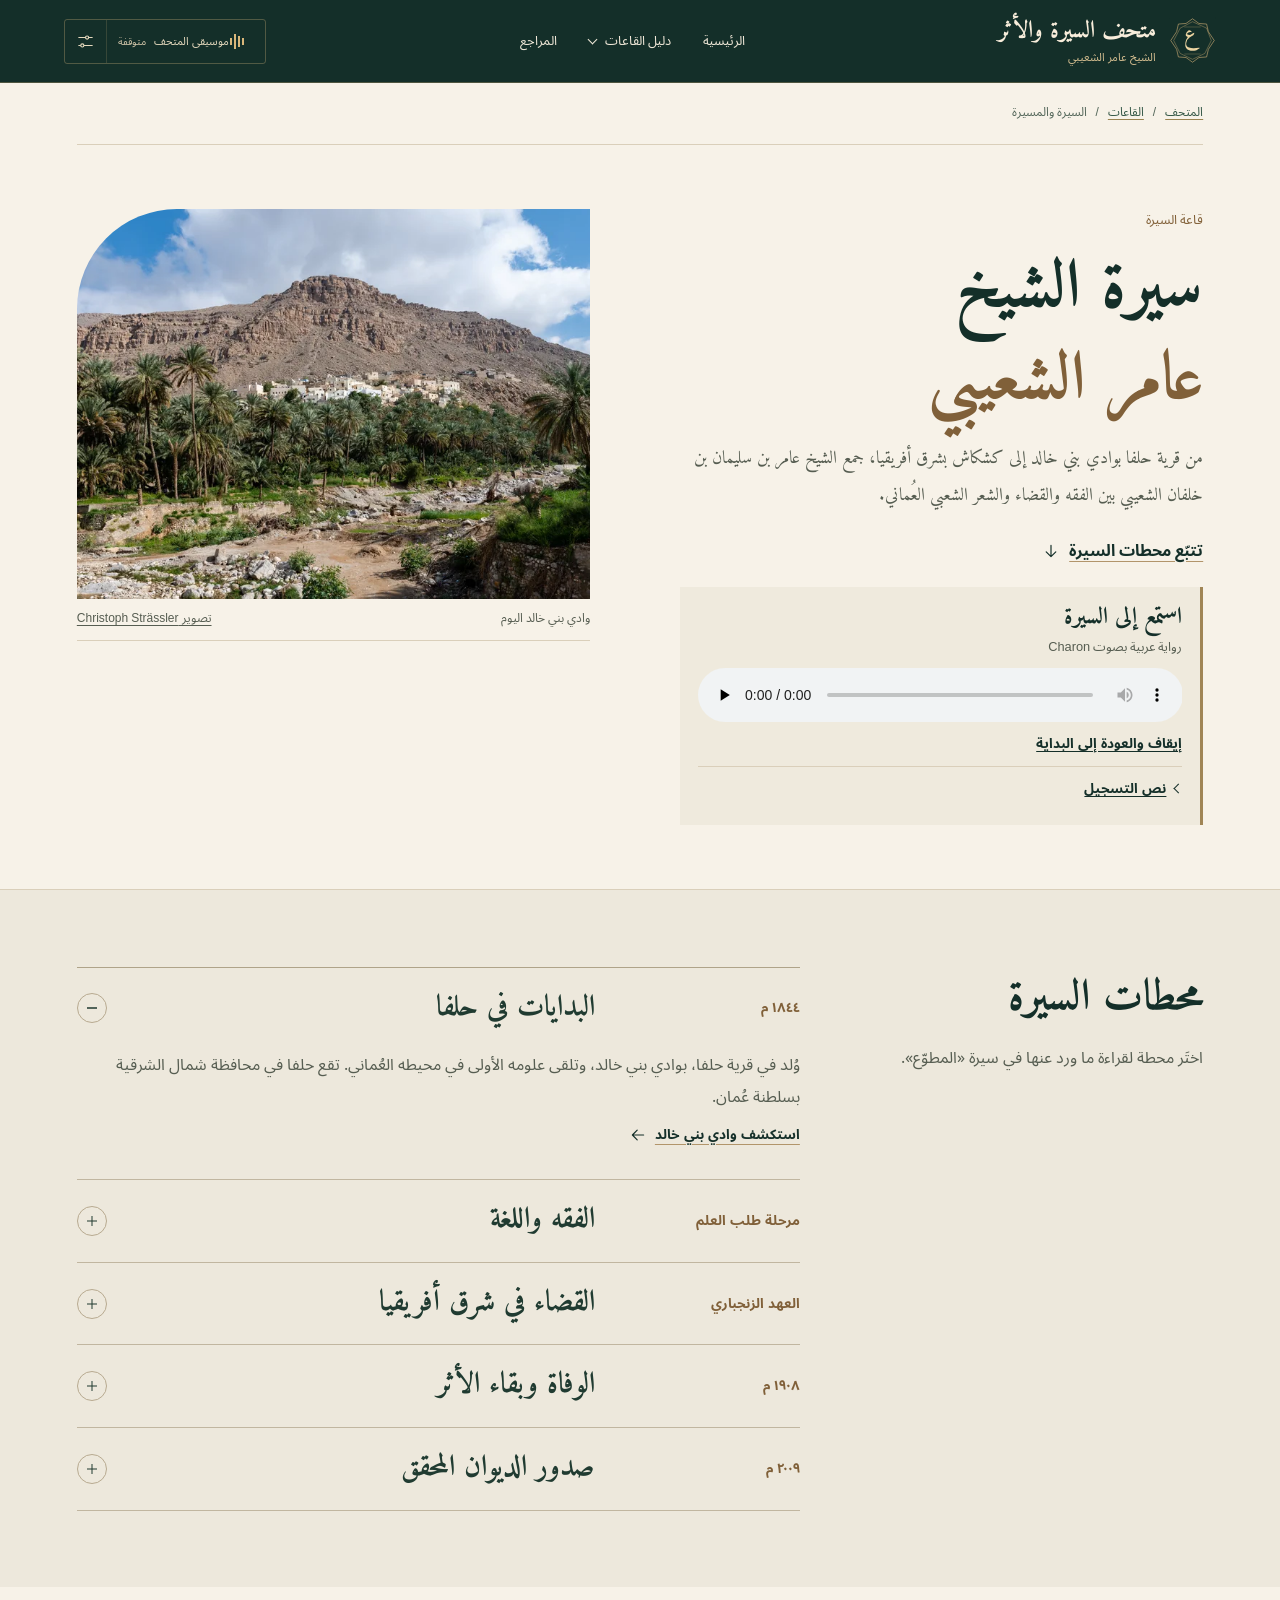
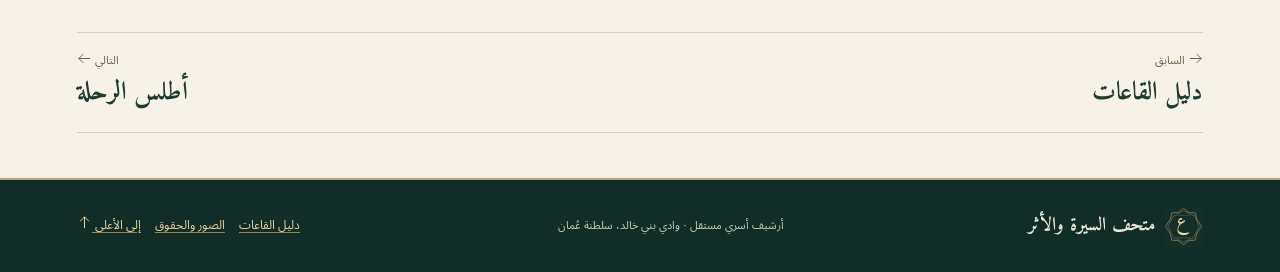
<file: biography.html>
<!doctype html>
<html lang="ar" dir="rtl"><head>
<meta charset="utf-8"><meta name="viewport" content="width=device-width, initial-scale=1"><meta name="theme-color" content="#15362d">

<link rel="icon" type="image/svg+xml" href="assets/favicon.svg">
<link rel="preload" as="font" type="font/woff2" crossorigin href="assets/fonts/amiri-bold.woff2">
<link rel="stylesheet" href="assets/fonts/fonts.css"><link rel="stylesheet" href="styles.css">
<link rel="stylesheet" href="collections.css?v=charon1">
<script defer src="script.js?v=charon1"></script>
<script defer src="collections.js"></script>
<script defer src="assets/guide.js?v=charon1"></script>

<title>السيرة والبدايات | متحف الشيخ عامر الشعيبي الرقمي</title>
<link rel="canonical" href="https://abdo92370707.github.io/amer-alshuaibi-museum/biography.html">
<meta name="description" content="نشأة الشيخ في قرية حلفا وطلبه للعلم ومحطات حياته، من وادي بني خالد إلى شرق أفريقيا.">
<meta property="og:type" content="website">
<meta property="og:site_name" content="متحف الشيخ عامر بن سليمان بن خلفان الشعيبي الرقمي">
<meta property="og:locale" content="ar_OM">
<meta property="og:title" content="السيرة والبدايات | متحف الشيخ عامر الشعيبي الرقمي">
<meta property="og:description" content="نشأة الشيخ في قرية حلفا وطلبه للعلم ومحطات حياته، من وادي بني خالد إلى شرق أفريقيا.">
<meta property="og:url" content="https://abdo92370707.github.io/amer-alshuaibi-museum/biography.html">
<meta property="og:image" content="https://abdo92370707.github.io/amer-alshuaibi-museum/assets/images/museum-share.jpg">
<meta property="og:image:width" content="1200">
<meta property="og:image:height" content="630">
<meta property="og:image:type" content="image/jpeg">
<meta property="og:image:alt" content="قرية من وادي بني خالد بين سفح الجبل وبساتين النخيل">
<meta name="twitter:card" content="summary_large_image">
<meta name="twitter:title" content="السيرة والبدايات | متحف الشيخ عامر الشعيبي الرقمي">
<meta name="twitter:description" content="نشأة الشيخ في قرية حلفا وطلبه للعلم ومحطات حياته، من وادي بني خالد إلى شرق أفريقيا.">
<meta name="twitter:image" content="https://abdo92370707.github.io/amer-alshuaibi-museum/assets/images/museum-share.jpg">
<script type="application/ld+json">{"@context":"https://schema.org","@graph":[{"@id":"https://abdo92370707.github.io/amer-alshuaibi-museum/#website","@type":"WebSite","inLanguage":"ar","name":"متحف الشيخ عامر بن سليمان بن خلفان الشعيبي الرقمي","url":"https://abdo92370707.github.io/amer-alshuaibi-museum/"},{"@id":"https://abdo92370707.github.io/amer-alshuaibi-museum/biography.html#page","@type":"WebPage","name":"السيرة والبدايات | متحف الشيخ عامر الشعيبي الرقمي","description":"نشأة الشيخ في قرية حلفا وطلبه للعلم ومحطات حياته، من وادي بني خالد إلى شرق أفريقيا.","inLanguage":"ar","url":"https://abdo92370707.github.io/amer-alshuaibi-museum/biography.html","isPartOf":{"@id":"https://abdo92370707.github.io/amer-alshuaibi-museum/#website"},"about":{"@id":"https://abdo92370707.github.io/amer-alshuaibi-museum/#person"},"breadcrumb":{"@id":"https://abdo92370707.github.io/amer-alshuaibi-museum/biography.html#breadcrumbs"}},{"@id":"https://abdo92370707.github.io/amer-alshuaibi-museum/#person","@type":"Person","name":"عامر بن سليمان بن خلفان الشعيبي","alternateName":"المطوّع"},{"@id":"https://abdo92370707.github.io/amer-alshuaibi-museum/biography.html#breadcrumbs","@type":"BreadcrumbList","itemListElement":[{"@type":"ListItem","position":1,"name":"الرئيسية","item":"https://abdo92370707.github.io/amer-alshuaibi-museum/"},{"@type":"ListItem","position":2,"name":"السيرة والبدايات","item":"https://abdo92370707.github.io/amer-alshuaibi-museum/biography.html"}]}]}</script>
</head><body id="top" class="page-biography">
<a class="skip-link" href="#main">انتقل إلى المحتوى</a>
<header class="masthead"><div class="mast-inner">
<a class="identity" href="index.html"><img src="assets/favicon.svg" width="47" height="47" alt=""><span><b>متحف السيرة والأثر</b><small>الشيخ عامر الشعيبي</small></span></a>
<nav class="primary" aria-label="التنقل الرئيسي">
<a class="head-link home-link" href="index.html">الرئيسية</a>
<details class="hall-picker" id="museum-menu"><summary>دليل القاعات <span class="chevron" aria-hidden="true"></span></summary><div class="menu-sheet"><a href="index.html#halls">جميع القاعات</a><a href="biography.html" aria-current="page">السيرة والمسيرة</a><a href="atlas.html">أطلس الرحلة</a><a href="jurisprudence.html">القضاء والفقه</a><a href="poetry.html">الديوان والشعر</a><a href="genealogy.html">النسب</a><a href="gallery.html">معرض الصور</a><a href="archive.html">الوثائق والمراجع</a></div></details>
<a class="head-link archive-link" href="archive.html">المراجع</a></nav>
<div class="sound-dock" aria-label="الصوت" role="group"><button id="audio-toggle" type="button" aria-pressed="false" aria-label="تشغيل موسيقى المتحف"><span class="wave" aria-hidden="true"><i></i><i></i><i></i><i></i></span><span class="sound-caption">موسيقى المتحف</span><span id="audio-state" aria-live="polite" class="sound-state">متوقفة</span></button>
<details class="mixer"><summary aria-label="ضبط مستوى الصوت" title="مستوى الصوت"><svg width="19" height="19" viewBox="0 0 24 24" fill="none" stroke="currentColor" stroke-width="1.45" aria-hidden="true"><path d="M3 7h9m4 0h5M3 17h3m4 0h11"/><circle cx="14" cy="7" r="2"/><circle cx="8" cy="17" r="2"/></svg></summary><label class="mix-panel" for="audio-volume">مستوى الصوت<input id="audio-volume" type="range" min="0" max="40" value="16" step="1"></label></details></div>
</div></header>
<audio id="museum-audio" src="assets/audio/wadi-breeze.mp3" preload="none" loop></audio>
<nav class="breadcrumbs wrap" aria-label="مسار الزيارة"><a href="index.html">المتحف</a><span aria-hidden="true">/</span><a href="index.html#halls">القاعات</a><span aria-hidden="true">/</span><span aria-current="page">السيرة والمسيرة</span></nav><main id="main" class="hall-main" data-hall="biography" tabindex="-1">
<div class="collection-page col-bio">
<section class="wrap col-bio-head" aria-labelledby="bio-title">
  <div class="col-bio-intro"><p class="kicker">قاعة السيرة</p>
    <h1 id="bio-title">سيرة الشيخ<br><em>عامر الشعيبي</em></h1>
    <p class="lead" data-guide-text>من قرية حلفا بوادي بني خالد إلى كشكاش بشرق أفريقيا، جمع الشيخ عامر بن سليمان بن خلفان الشعيبي بين الفقه والقضاء والشعر الشعبي العُماني.</p>
    <div class="col-bio-tools"><a href="#timeline" class="col-internal">تتبّع محطات السيرة <svg class="col-glyph" aria-hidden="true" focusable="false" width="16" height="16" viewBox="0 0 20 20" fill="none" stroke="currentColor" stroke-width="1.5" stroke-linecap="round" stroke-linejoin="round"><path d="M10 3v14m-6-6 6 6 6-6"/></svg></a></div>
    <section class="bio-guide" id="narration" aria-labelledby="biography-audio-heading">
      <h2 id="biography-audio-heading">استمع إلى السيرة</h2>
      <p class="guide-voice">رواية عربية بصوت <bdi lang="en">Charon</bdi></p>
      <audio id="biography-audio" controls preload="none" src="assets/audio/biography-charon.mp3" aria-labelledby="biography-audio-heading"><a href="assets/audio/biography-charon.mp3">فتح التسجيل الصوتي</a></audio>
      <div class="guide-actions">
        <button type="button" data-guide-stop hidden>إيقاف والعودة إلى البداية</button>
        <button type="button" data-guide-retry hidden>إعادة المحاولة</button>
        <span role="status" data-guide-state></span>
      </div>
      <details class="guide-transcript"><summary>نص التسجيل</summary>
        <p>من قرية حلفا بوادي بني خالد إلى كشكاش بشرق أفريقيا، جمع الشيخ عامر بن سليمان بن خلفان الشعيبي بين الفقه والقضاء والشعر الشعبي العُماني.</p>
        <p>وُلد في قرية حلفا، بوادي بني خالد، وتلقى علومه الأولى في محيطه العُماني. تقع حلفا في محافظة شمال الشرقية بسلطنة عُمان.</p>
        <p>تلقى العلم على يد الشيخ عبد الله بن سعيد بن عيسى السَمَي، واشتغل بالعلوم الشرعية واللغة العربية.</p>
        <p>تولى القضاء في كشكاش من أعمال ويتة خلال عهد السلطان حمد بن ثويني، واتصل بأوساط علمية وقضائية.</p>
        <p>توفي في شرق أفريقيا، وبقيت قصائده وأجوبته الفقهية حاضرة في الذاكرة والدراسات اللاحقة.</p>
        <p>صدر «ديوان الشيخ عامر بن سليمان الشعيبي» عن وزارة التراث والثقافة بمسقط، بتحقيق وتصحيح محمد بن حمد المسروري، في ١٧٢ صفحة.</p>
      </details>
    </section>
  </div>
  <figure class="col-bio-place"><img width="1536" height="864" src="assets/images/village-wadi-khalid.webp" srcset="assets/images/village-wadi-khalid-sm.webp 720w, assets/images/village-wadi-khalid.webp 1536w" sizes="(max-width: 720px) 92vw, 44vw" alt="مشهد معاصر للنخيل والقرية عند السفح الجبلي في وادي بني خالد" fetchpriority="high"><figcaption><span>وادي بني خالد اليوم</span><a href="credits.html">تصوير Christoph Strässler</a></figcaption></figure>
</section>
<section id="timeline" class="col-timeline-region" aria-labelledby="timeline-title">
<div class="wrap col-timeline-layout">
  <div class="col-timeline-intro"><h2 id="timeline-title">محطات السيرة</h2><p>اختَر محطة لقراءة ما ورد عنها في سيرة «المطوّع».</p></div>
  <div class="col-timeline">
    <details class="col-stage" open><summary><span class="col-stage-era">١٨٤٤ م</span><span class="col-stage-label">البدايات في حلفا</span><span class="col-disclosure" aria-hidden="true"></span></summary><div class="col-stage-body"><p data-guide-text>وُلد في قرية حلفا، بوادي بني خالد، وتلقى علومه الأولى في محيطه العُماني. تقع حلفا في محافظة شمال الشرقية بسلطنة عُمان.</p><a class="col-internal" href="atlas.html">استكشف وادي بني خالد <svg class="col-glyph" aria-hidden="true" focusable="false" width="16" height="16" viewBox="0 0 20 20" fill="none" stroke="currentColor" stroke-width="1.5" stroke-linecap="round" stroke-linejoin="round"><path d="M17 10H3m6-6-6 6 6 6"/></svg></a></div></details>
    <details class="col-stage"><summary><span class="col-stage-era">مرحلة طلب العلم</span><span class="col-stage-label">الفقه واللغة</span><span class="col-disclosure" aria-hidden="true"></span></summary><div class="col-stage-body"><p data-guide-text>تلقى العلم على يد الشيخ عبد الله بن سعيد بن عيسى السَمَي، واشتغل بالعلوم الشرعية واللغة العربية.</p></div></details>
    <details class="col-stage"><summary><span class="col-stage-era">العهد الزنجباري</span><span class="col-stage-label">القضاء في شرق أفريقيا</span><span class="col-disclosure" aria-hidden="true"></span></summary><div class="col-stage-body"><p data-guide-text>تولى القضاء في كشكاش من أعمال ويتة خلال عهد السلطان حمد بن ثويني، واتصل بأوساط علمية وقضائية.</p><a class="col-internal" href="jurisprudence.html">اقرأ عن القضاء والفقه <svg class="col-glyph" aria-hidden="true" focusable="false" width="16" height="16" viewBox="0 0 20 20" fill="none" stroke="currentColor" stroke-width="1.5" stroke-linecap="round" stroke-linejoin="round"><path d="M17 10H3m6-6-6 6 6 6"/></svg></a></div></details>
    <details class="col-stage"><summary><span class="col-stage-era">١٩٠٨ م</span><span class="col-stage-label">الوفاة وبقاء الأثر</span><span class="col-disclosure" aria-hidden="true"></span></summary><div class="col-stage-body"><p data-guide-text>توفي في شرق أفريقيا، وبقيت قصائده وأجوبته الفقهية حاضرة في الذاكرة والدراسات اللاحقة.</p><a class="col-internal" href="poetry.html">اقرأ من شعره <svg class="col-glyph" aria-hidden="true" focusable="false" width="16" height="16" viewBox="0 0 20 20" fill="none" stroke="currentColor" stroke-width="1.5" stroke-linecap="round" stroke-linejoin="round"><path d="M17 10H3m6-6-6 6 6 6"/></svg></a></div></details>
    <details class="col-stage"><summary><span class="col-stage-era">٢٠٠٩ م</span><span class="col-stage-label">صدور الديوان المحقق</span><span class="col-disclosure" aria-hidden="true"></span></summary><div class="col-stage-body"><p data-guide-text>صدر «ديوان الشيخ عامر بن سليمان الشعيبي» عن وزارة التراث والثقافة بمسقط، بتحقيق وتصحيح محمد بن حمد المسروري، في ١٧٢ صفحة.</p><a class="col-internal" href="archive.html">تصفّح الأرشيف <svg class="col-glyph" aria-hidden="true" focusable="false" width="16" height="16" viewBox="0 0 20 20" fill="none" stroke="currentColor" stroke-width="1.5" stroke-linecap="round" stroke-linejoin="round"><path d="M17 10H3m6-6-6 6 6 6"/></svg></a></div></details></div></div></section></div>
</main>
<nav class="wrap room-turn" aria-label="التنقل بين القاعات"><a href="index.html#halls"><small><svg class="inline-arrow" width="15" height="15" viewBox="0 0 24 24" fill="none" stroke="currentColor" stroke-width="1.6" aria-hidden="true"><path d="M3 12h18m-7-7 7 7-7 7"/></svg> السابق</small><b>دليل القاعات</b></a><a href="atlas.html"><small>التالي <svg class="inline-arrow" width="15" height="15" viewBox="0 0 24 24" fill="none" stroke="currentColor" stroke-width="1.6" aria-hidden="true"><path d="M21 12H3m7-7-7 7 7 7"/></svg></small><b>أطلس الرحلة</b></a></nav>
<footer class="museum-footer"><div class="wrap footer-main"><a class="foot-identity" href="index.html"><img width="39" height="39" alt="" src="assets/favicon.svg"><b>متحف السيرة والأثر</b></a><p>أرشيف أسري مستقل · وادي بني خالد، سلطنة عُمان</p><nav aria-label="روابط التذييل"><a href="index.html#halls">دليل القاعات</a><a href="credits.html">الصور والحقوق</a><a href="#top">إلى الأعلى <svg class="inline-arrow" width="15" height="15" viewBox="0 0 24 24" fill="none" stroke="currentColor" stroke-width="1.6" aria-hidden="true"><path d="M12 21V3m-7 7 7-7 7 7"/></svg></a></nav></div></footer></body></html>
</file>
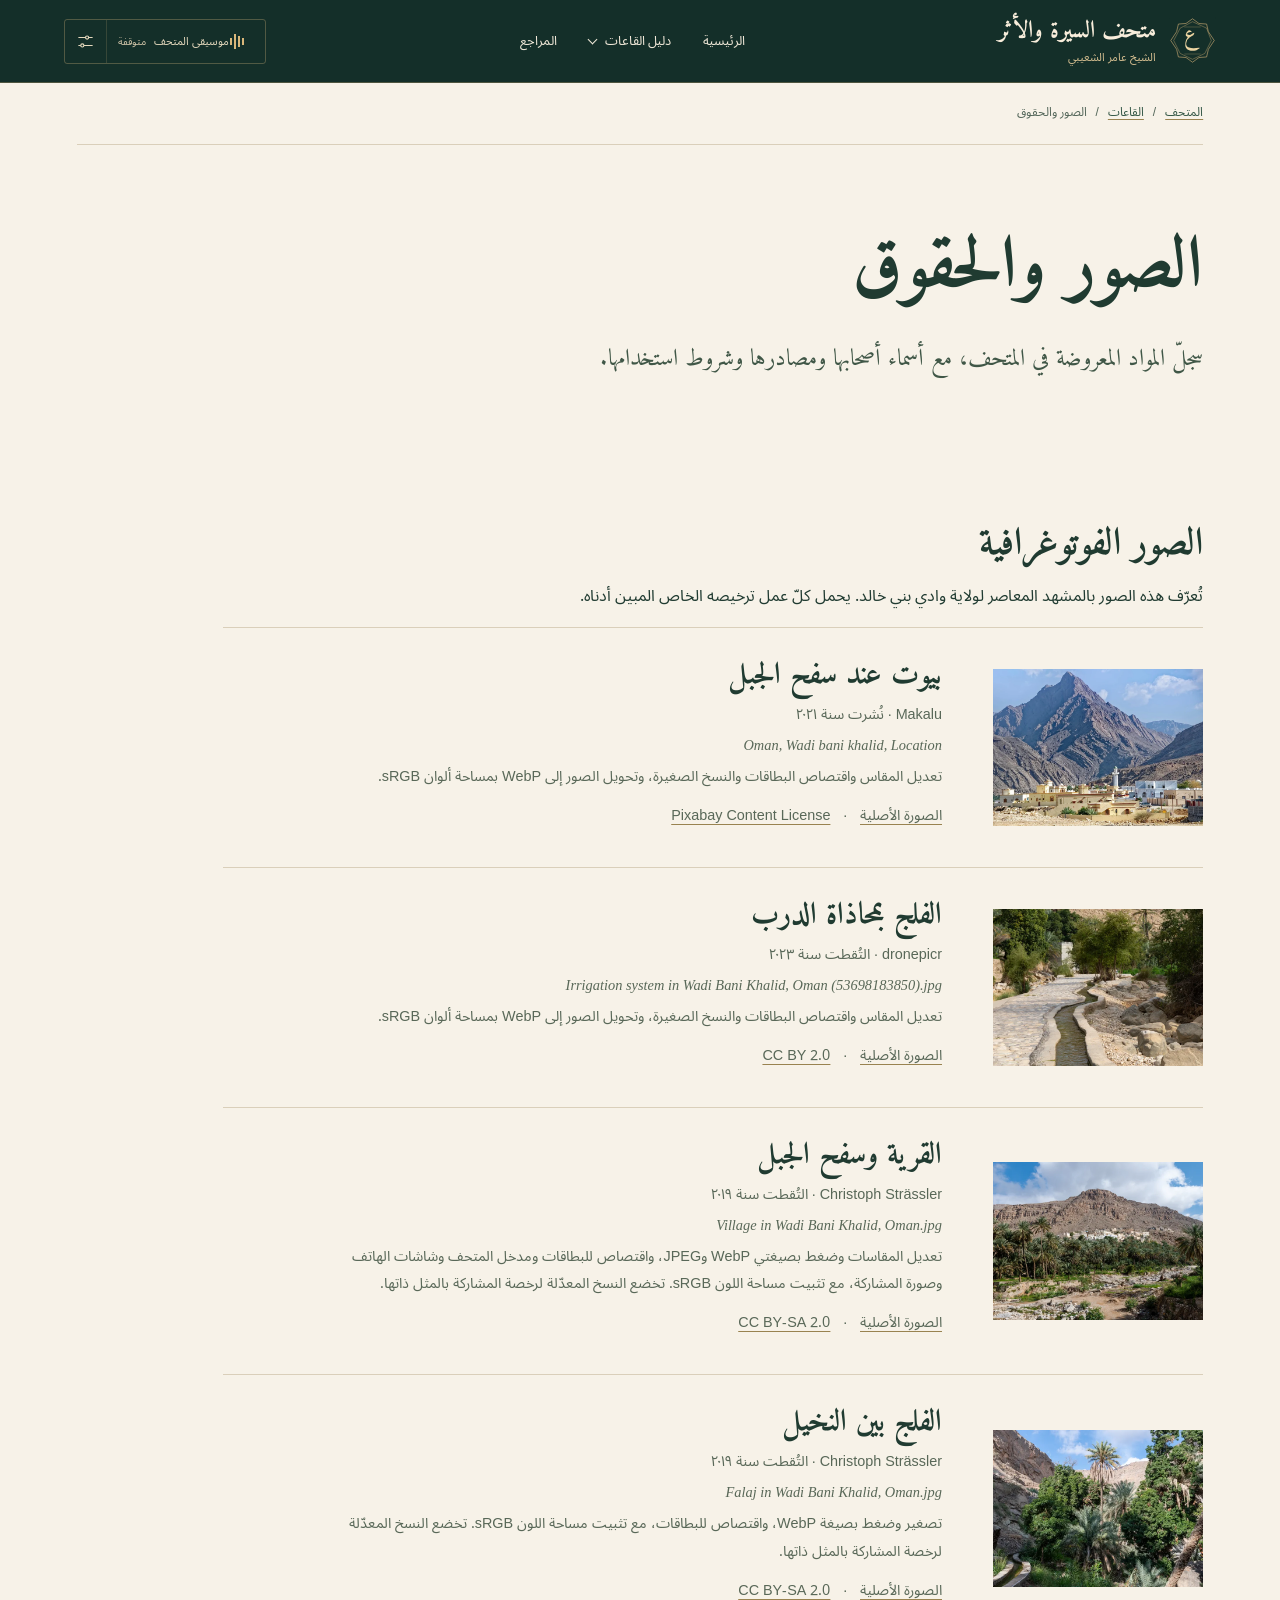
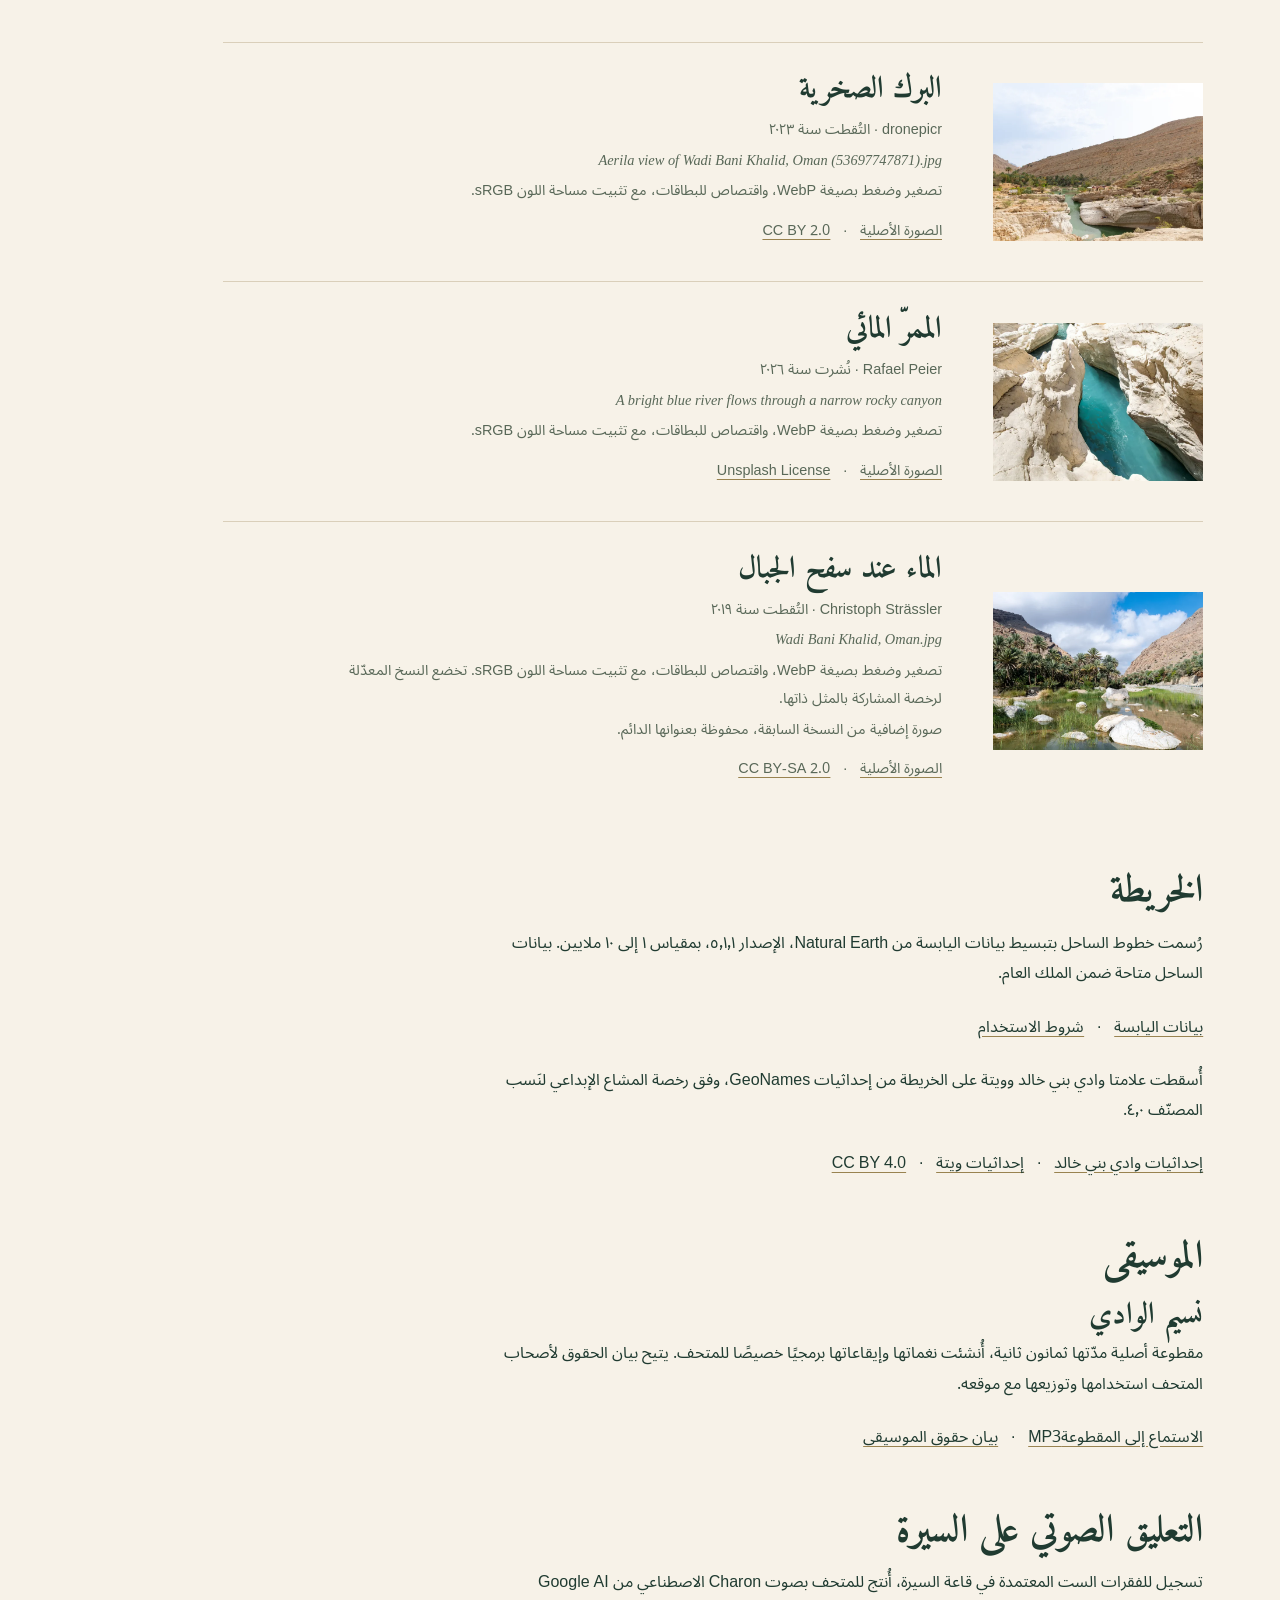
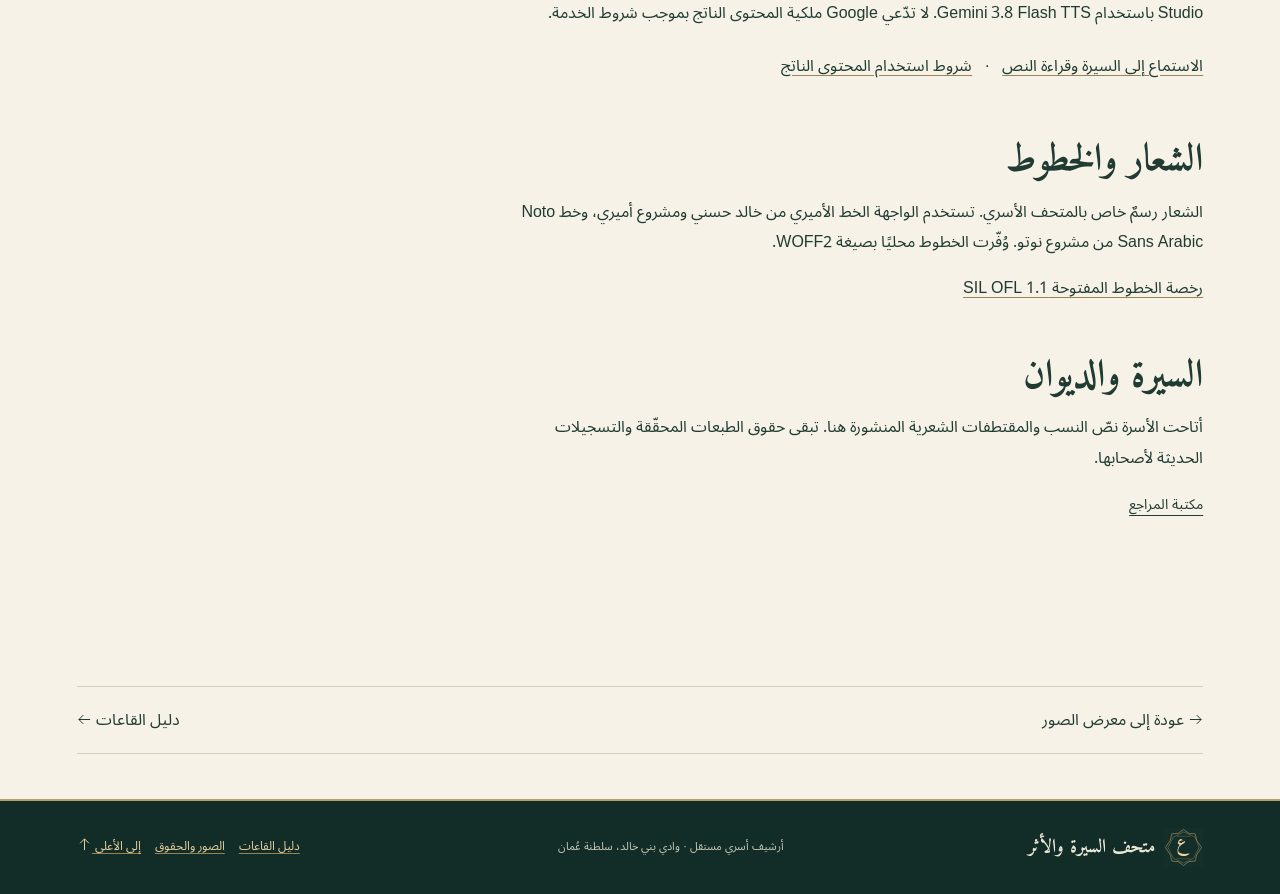
<file: credits.html>
<!doctype html>
<html lang="ar" dir="rtl"><head>
<meta charset="utf-8"><meta name="viewport" content="width=device-width, initial-scale=1"><meta name="theme-color" content="#15362d">

<link rel="icon" type="image/svg+xml" href="assets/favicon.svg">
<link rel="preload" as="font" type="font/woff2" crossorigin href="assets/fonts/amiri-bold.woff2">
<link rel="stylesheet" href="assets/fonts/fonts.css"><link rel="stylesheet" href="styles.css">
<link rel="stylesheet" href="assets/credits.css">
<script defer src="script.js"></script>

<title>حقوق الصور والصوت والخرائط | متحف الشيخ عامر الشعيبي الرقمي</title>
<link rel="canonical" href="https://abdo92370707.github.io/amer-alshuaibi-museum/credits.html">
<meta name="description" content="مصادر المواد المعروضة وأسماء المصورين وتراخيص الصور والخطوط والموسيقى والبيانات الجغرافية في المتحف.">
<meta property="og:type" content="website">
<meta property="og:site_name" content="متحف الشيخ عامر بن سليمان بن خلفان الشعيبي الرقمي">
<meta property="og:locale" content="ar_OM">
<meta property="og:title" content="حقوق الصور والصوت والخرائط | متحف الشيخ عامر الشعيبي الرقمي">
<meta property="og:description" content="مصادر المواد المعروضة وأسماء المصورين وتراخيص الصور والخطوط والموسيقى والبيانات الجغرافية في المتحف.">
<meta property="og:url" content="https://abdo92370707.github.io/amer-alshuaibi-museum/credits.html">
<meta property="og:image" content="https://abdo92370707.github.io/amer-alshuaibi-museum/assets/images/museum-share.jpg">
<meta property="og:image:width" content="1200">
<meta property="og:image:height" content="630">
<meta property="og:image:type" content="image/jpeg">
<meta property="og:image:alt" content="قرية من وادي بني خالد بين سفح الجبل وبساتين النخيل">
<meta name="twitter:card" content="summary_large_image">
<meta name="twitter:title" content="حقوق الصور والصوت والخرائط | متحف الشيخ عامر الشعيبي الرقمي">
<meta name="twitter:description" content="مصادر المواد المعروضة وأسماء المصورين وتراخيص الصور والخطوط والموسيقى والبيانات الجغرافية في المتحف.">
<meta name="twitter:image" content="https://abdo92370707.github.io/amer-alshuaibi-museum/assets/images/museum-share.jpg">
<script type="application/ld+json">{"@context":"https://schema.org","@graph":[{"@id":"https://abdo92370707.github.io/amer-alshuaibi-museum/#website","@type":"WebSite","inLanguage":"ar","name":"متحف الشيخ عامر بن سليمان بن خلفان الشعيبي الرقمي","url":"https://abdo92370707.github.io/amer-alshuaibi-museum/"},{"@id":"https://abdo92370707.github.io/amer-alshuaibi-museum/credits.html#page","@type":"WebPage","name":"حقوق الصور والصوت والخرائط | متحف الشيخ عامر الشعيبي الرقمي","description":"مصادر المواد المعروضة وأسماء المصورين وتراخيص الصور والخطوط والموسيقى والبيانات الجغرافية في المتحف.","inLanguage":"ar","url":"https://abdo92370707.github.io/amer-alshuaibi-museum/credits.html","isPartOf":{"@id":"https://abdo92370707.github.io/amer-alshuaibi-museum/#website"},"breadcrumb":{"@id":"https://abdo92370707.github.io/amer-alshuaibi-museum/credits.html#breadcrumbs"}},{"@id":"https://abdo92370707.github.io/amer-alshuaibi-museum/credits.html#breadcrumbs","@type":"BreadcrumbList","itemListElement":[{"@type":"ListItem","position":1,"name":"الرئيسية","item":"https://abdo92370707.github.io/amer-alshuaibi-museum/"},{"@type":"ListItem","position":2,"name":"حقوق الصور والصوت والخرائط","item":"https://abdo92370707.github.io/amer-alshuaibi-museum/credits.html"}]}]}</script>
</head><body id="top" class="page-credits">
<a class="skip-link" href="#main">انتقل إلى المحتوى</a>
<header class="masthead"><div class="mast-inner">
<a class="identity" href="index.html"><img src="assets/favicon.svg" width="47" height="47" alt=""><span><b>متحف السيرة والأثر</b><small>الشيخ عامر الشعيبي</small></span></a>
<nav class="primary" aria-label="التنقل الرئيسي">
<a class="head-link home-link" href="index.html">الرئيسية</a>
<details class="hall-picker" id="museum-menu"><summary>دليل القاعات <span class="chevron" aria-hidden="true"></span></summary><div class="menu-sheet"><a href="index.html#halls">جميع القاعات</a><a href="biography.html">السيرة والمسيرة</a><a href="atlas.html">أطلس الرحلة</a><a href="jurisprudence.html">القضاء والفقه</a><a href="poetry.html">الديوان والشعر</a><a href="genealogy.html">النسب</a><a href="gallery.html">معرض الصور</a><a href="archive.html">الوثائق والمراجع</a></div></details>
<a class="head-link archive-link" href="archive.html">المراجع</a></nav>
<div class="sound-dock" aria-label="الصوت" role="group"><button id="audio-toggle" type="button" aria-pressed="false" aria-label="تشغيل موسيقى المتحف"><span class="wave" aria-hidden="true"><i></i><i></i><i></i><i></i></span><span class="sound-caption">موسيقى المتحف</span><span id="audio-state" aria-live="polite" class="sound-state">متوقفة</span></button>
<details class="mixer"><summary aria-label="ضبط مستوى الصوت" title="مستوى الصوت"><svg width="19" height="19" viewBox="0 0 24 24" fill="none" stroke="currentColor" stroke-width="1.45" aria-hidden="true"><path d="M3 7h9m4 0h5M3 17h3m4 0h11"/><circle cx="14" cy="7" r="2"/><circle cx="8" cy="17" r="2"/></svg></summary><label class="mix-panel" for="audio-volume">مستوى الصوت<input id="audio-volume" type="range" min="0" max="40" value="16" step="1"></label></details></div>
</div></header>
<audio id="museum-audio" src="assets/audio/wadi-breeze.mp3" preload="none" loop></audio>
<nav class="breadcrumbs wrap" aria-label="مسار الزيارة"><a href="index.html">المتحف</a><span aria-hidden="true">/</span><a href="index.html#halls">القاعات</a><span aria-hidden="true">/</span><span aria-current="page">الصور والحقوق</span></nav><main id="main" class="hall-main" data-hall="credits" tabindex="-1">
<div class="wrap rights-page"><header class="hall-head"><h1>الصور والحقوق</h1><p class="lead">سجلّ المواد المعروضة في المتحف، مع أسماء أصحابها ومصادرها وشروط استخدامها.</p></header>
<section aria-labelledby="rights-photos"><h2 id="rights-photos">الصور الفوتوغرافية</h2><p>تُعرّف هذه الصور بالمشهد المعاصر لولاية وادي بني خالد. يحمل كلّ عمل ترخيصه الخاص المبين أدناه.</p><article id="credit-settlement" class="rights-record"><img src="assets/images/settlement-wadi-khalid-sm.webp" width="720" height="540" loading="lazy" alt="مئذنة وبيوت بيضاء ورملية اللون في سفح جبال صخرية تطغى على الأفق">
<div><h3>بيوت عند سفح الجبل</h3><p><bdi>Makalu</bdi> · نُشرت سنة ٢٠٢١</p><p class="rights-original" lang="en" dir="ltr">Oman, Wadi bani khalid, Location</p><p>تعديل المقاس واقتصاص البطاقات والنسخ الصغيرة، وتحويل الصور إلى WebP بمساحة ألوان sRGB.</p>
<p class="rights-links"><a href="https://pixabay.com/photos/oman-wadi-bani-khalid-location-5995261/" target="_blank" rel="noopener noreferrer">الصورة الأصلية</a><span aria-hidden="true">·</span><a href="https://pixabay.com/service/license-summary/" target="_blank" rel="noopener noreferrer"><bdi>Pixabay Content License</bdi></a></p></div></article>
<article id="credit-irrigation" class="rights-record"><img src="assets/images/irrigation-wadi-khalid-sm.webp" width="720" height="540" loading="lazy" alt="مجرى ري ضيّق ينعطف بمحاذاة طريق حجري، وخلفه أشجار وسفح جبلي">
<div><h3>الفلج بمحاذاة الدرب</h3><p><bdi>dronepicr</bdi> · التُقطت سنة ٢٠٢٣</p><p class="rights-original" lang="en" dir="ltr">Irrigation system in Wadi Bani Khalid, Oman (53698183850).jpg</p><p>تعديل المقاس واقتصاص البطاقات والنسخ الصغيرة، وتحويل الصور إلى WebP بمساحة ألوان sRGB.</p>
<p class="rights-links"><a href="https://commons.wikimedia.org/wiki/File:Irrigation_system_in_Wadi_Bani_Khalid,_Oman_(53698183850).jpg" target="_blank" rel="noopener noreferrer">الصورة الأصلية</a><span aria-hidden="true">·</span><a href="https://creativecommons.org/licenses/by/2.0/" target="_blank" rel="noopener noreferrer"><bdi>CC BY 2.0</bdi></a></p></div></article>
<article id="credit-village" class="rights-record"><img src="assets/images/village-wadi-khalid-sm.webp" width="720" height="540" loading="lazy" alt="بيوت بيضاء فوق بساتين النخيل عند سفح جبل في وادي بني خالد">
<div><h3>القرية وسفح الجبل</h3><p><bdi>Christoph Strässler</bdi> · التُقطت سنة ٢٠١٩</p><p class="rights-original" lang="en" dir="ltr">Village in Wadi Bani Khalid, Oman.jpg</p><p>تعديل المقاسات وضغط بصيغتي WebP وJPEG، واقتصاص للبطاقات ومدخل المتحف وشاشات الهاتف وصورة المشاركة، مع تثبيت مساحة اللون sRGB. تخضع النسخ المعدّلة لرخصة المشاركة بالمثل ذاتها.</p>
<p class="rights-links"><a href="https://commons.wikimedia.org/wiki/File:Village_in_Wadi_Bani_Khalid,_Oman.jpg" target="_blank" rel="noopener noreferrer">الصورة الأصلية</a><span aria-hidden="true">·</span><a href="https://creativecommons.org/licenses/by-sa/2.0/" target="_blank" rel="noopener noreferrer"><bdi>CC BY-SA 2.0</bdi></a></p></div></article>
<article id="credit-falaj" class="rights-record"><img src="assets/images/falaj-wadi-khalid-sm.webp" width="720" height="540" loading="lazy" alt="قناة فلج تلتف بين جدار صخري وبساتين النخيل">
<div><h3>الفلج بين النخيل</h3><p><bdi>Christoph Strässler</bdi> · التُقطت سنة ٢٠١٩</p><p class="rights-original" lang="en" dir="ltr">Falaj in Wadi Bani Khalid, Oman.jpg</p><p>تصغير وضغط بصيغة WebP، واقتصاص للبطاقات، مع تثبيت مساحة اللون sRGB. تخضع النسخ المعدّلة لرخصة المشاركة بالمثل ذاتها.</p>
<p class="rights-links"><a href="https://commons.wikimedia.org/wiki/File:Falaj_in_Wadi_Bani_Khalid,_Oman.jpg" target="_blank" rel="noopener noreferrer">الصورة الأصلية</a><span aria-hidden="true">·</span><a href="https://creativecommons.org/licenses/by-sa/2.0/" target="_blank" rel="noopener noreferrer"><bdi>CC BY-SA 2.0</bdi></a></p></div></article>
<article id="credit-panorama" class="rights-record"><img src="assets/images/panorama-wadi-khalid-sm.webp" width="720" height="540" loading="lazy" alt="برك خضراء بين طبقات صخرية فاتحة وتلال تنحدر إلى الوادي">
<div><h3>البرك الصخرية</h3><p><bdi>dronepicr</bdi> · التُقطت سنة ٢٠٢٣</p><p class="rights-original" lang="en" dir="ltr">Aerila view of Wadi Bani Khalid, Oman (53697747871).jpg</p><p>تصغير وضغط بصيغة WebP، واقتصاص للبطاقات، مع تثبيت مساحة اللون sRGB.</p>
<p class="rights-links"><a href="https://commons.wikimedia.org/wiki/File:Aerila_view_of_Wadi_Bani_Khalid,_Oman_(53697747871).jpg" target="_blank" rel="noopener noreferrer">الصورة الأصلية</a><span aria-hidden="true">·</span><a href="https://creativecommons.org/licenses/by/2.0/" target="_blank" rel="noopener noreferrer"><bdi>CC BY 2.0</bdi></a></p></div></article>
<article id="credit-canyon" class="rights-record"><img src="assets/images/canyon-wadi-khalid-sm.webp" width="720" height="540" loading="lazy" alt="ماء فيروزي يمر بين جدران صخرية بيضاء ضيقة">
<div><h3>الممرّ المائي</h3><p><bdi>Rafael Peier</bdi> · نُشرت سنة ٢٠٢٦</p><p class="rights-original" lang="en" dir="ltr">A bright blue river flows through a narrow rocky canyon</p><p>تصغير وضغط بصيغة WebP، واقتصاص للبطاقات، مع تثبيت مساحة اللون sRGB.</p>
<p class="rights-links"><a href="https://unsplash.com/photos/a-bright-blue-river-flows-through-a-narrow-rocky-canyon-KQ1gk3p6Yd0" target="_blank" rel="noopener noreferrer">الصورة الأصلية</a><span aria-hidden="true">·</span><a href="https://unsplash.com/license" target="_blank" rel="noopener noreferrer"><bdi>Unsplash License</bdi></a></p></div></article>
<article id="credit-valley" class="rights-record"><img src="assets/images/valley-wadi-khalid-sm.webp" width="720" height="540" loading="lazy" alt="صخور تتخلل ماءً ضحلًا أمام النخيل وسفوح الجبال">
<div><h3>الماء عند سفح الجبال</h3><p><bdi>Christoph Strässler</bdi> · التُقطت سنة ٢٠١٩</p><p class="rights-original" lang="en" dir="ltr">Wadi Bani Khalid, Oman.jpg</p><p>تصغير وضغط بصيغة WebP، واقتصاص للبطاقات، مع تثبيت مساحة اللون sRGB. تخضع النسخ المعدّلة لرخصة المشاركة بالمثل ذاتها.</p><p>صورة إضافية من النسخة السابقة، محفوظة بعنوانها الدائم.</p>
<p class="rights-links"><a href="https://commons.wikimedia.org/wiki/File:Wadi_Bani_Khalid,_Oman.jpg" target="_blank" rel="noopener noreferrer">الصورة الأصلية</a><span aria-hidden="true">·</span><a href="https://creativecommons.org/licenses/by-sa/2.0/" target="_blank" rel="noopener noreferrer"><bdi>CC BY-SA 2.0</bdi></a></p></div></article></section>
<section><h2>الخريطة</h2><p>رُسمت خطوط الساحل بتبسيط بيانات اليابسة من <bdi>Natural Earth</bdi>، الإصدار ٥٫١٫١، بمقياس ١ إلى ١٠ ملايين. بيانات الساحل متاحة ضمن الملك العام.</p>
<p class="rights-links"><a href="https://www.naturalearthdata.com/downloads/10m-physical-vectors/10m-land/" target="_blank" rel="noopener noreferrer">بيانات اليابسة</a> · <a href="https://www.naturalearthdata.com/about/terms-of-use/" target="_blank" rel="noopener noreferrer">شروط الاستخدام</a></p>
<p>أُسقطت علامتا وادي بني خالد وويتة على الخريطة من إحداثيات <bdi>GeoNames</bdi>، وفق رخصة المشاع الإبداعي لنَسب المصنّف ٤٫٠.</p>
<p class="rights-links"><a href="https://www.geonames.org/11846645/wadi-bani-khalid.html" target="_blank" rel="noopener noreferrer">إحداثيات وادي بني خالد</a> · <a href="https://www.geonames.org/148842/wete.html" target="_blank" rel="noopener noreferrer">إحداثيات ويتة</a> · <a href="https://creativecommons.org/licenses/by/4.0/" target="_blank" rel="noopener noreferrer"><bdi>CC BY 4.0</bdi></a></p></section>
<section><h2>الموسيقى</h2><h3>نسيم الوادي</h3><p>مقطوعة أصلية مدّتها ثمانون ثانية، أُنشئت نغماتها وإيقاعاتها برمجيًا خصيصًا للمتحف. يتيح بيان الحقوق لأصحاب المتحف استخدامها وتوزيعها مع موقعه.</p>
<p class="rights-links"><a href="assets/audio/wadi-breeze.mp3">الاستماع إلى المقطوعة <bdi>MP3</bdi></a> · <a href="assets/audio/LICENSE_AND_NOTES.txt">بيان حقوق الموسيقى</a></p></section>
<section id="narration"><h2>التعليق الصوتي على السيرة</h2><p>تسجيل للفقرات الست المعتمدة في قاعة السيرة، أُنتج للمتحف بصوت <bdi>Charon</bdi> الاصطناعي من <bdi>Google AI Studio</bdi> باستخدام <bdi>Gemini 3.8 Flash TTS</bdi>. لا تدّعي Google ملكية المحتوى الناتج بموجب شروط الخدمة.</p><p class="rights-links"><a href="biography.html#narration">الاستماع إلى السيرة وقراءة النص</a> · <a href="https://aistudio.google.com/docs/terms#use-generated" target="_blank" rel="noopener noreferrer">شروط استخدام المحتوى الناتج</a></p></section>
<section><h2>الشعار والخطوط</h2><p>الشعار رسمٌ خاص بالمتحف الأسري. تستخدم الواجهة الخط الأميري من خالد حسني ومشروع أميري، وخط <bdi>Noto Sans Arabic</bdi> من مشروع نوتو. وُفّرت الخطوط محليًا بصيغة <bdi>WOFF2</bdi>.</p><p><a href="assets/fonts/OFL.txt">رخصة الخطوط المفتوحة <bdi>SIL OFL 1.1</bdi></a></p></section>
<section><h2>السيرة والديوان</h2><p>أتاحت الأسرة نصّ النسب والمقتطفات الشعرية المنشورة هنا. تبقى حقوق الطبعات المحقّقة والتسجيلات الحديثة لأصحابها.</p><p><a class="action-link" href="archive.html">مكتبة المراجع</a></p></section></div>
</main>
<nav class="wrap room-turn" aria-label="متابعة الزيارة"><a href="gallery.html"><svg class="inline-arrow" width="15" height="15" viewBox="0 0 24 24" fill="none" stroke="currentColor" stroke-width="1.6" aria-hidden="true"><path d="M3 12h18m-7-7 7 7-7 7"/></svg> عودة إلى معرض الصور</a><a href="index.html#halls">دليل القاعات <svg class="inline-arrow" width="15" height="15" viewBox="0 0 24 24" fill="none" stroke="currentColor" stroke-width="1.6" aria-hidden="true"><path d="M21 12H3m7-7-7 7 7 7"/></svg></a></nav>
<footer class="museum-footer"><div class="wrap footer-main"><a class="foot-identity" href="index.html"><img width="39" height="39" alt="" src="assets/favicon.svg"><b>متحف السيرة والأثر</b></a><p>أرشيف أسري مستقل · وادي بني خالد، سلطنة عُمان</p><nav aria-label="روابط التذييل"><a href="index.html#halls">دليل القاعات</a><a href="credits.html">الصور والحقوق</a><a href="#top">إلى الأعلى <svg class="inline-arrow" width="15" height="15" viewBox="0 0 24 24" fill="none" stroke="currentColor" stroke-width="1.6" aria-hidden="true"><path d="M12 21V3m-7 7 7-7 7 7"/></svg></a></nav></div></footer></body></html>
</file>
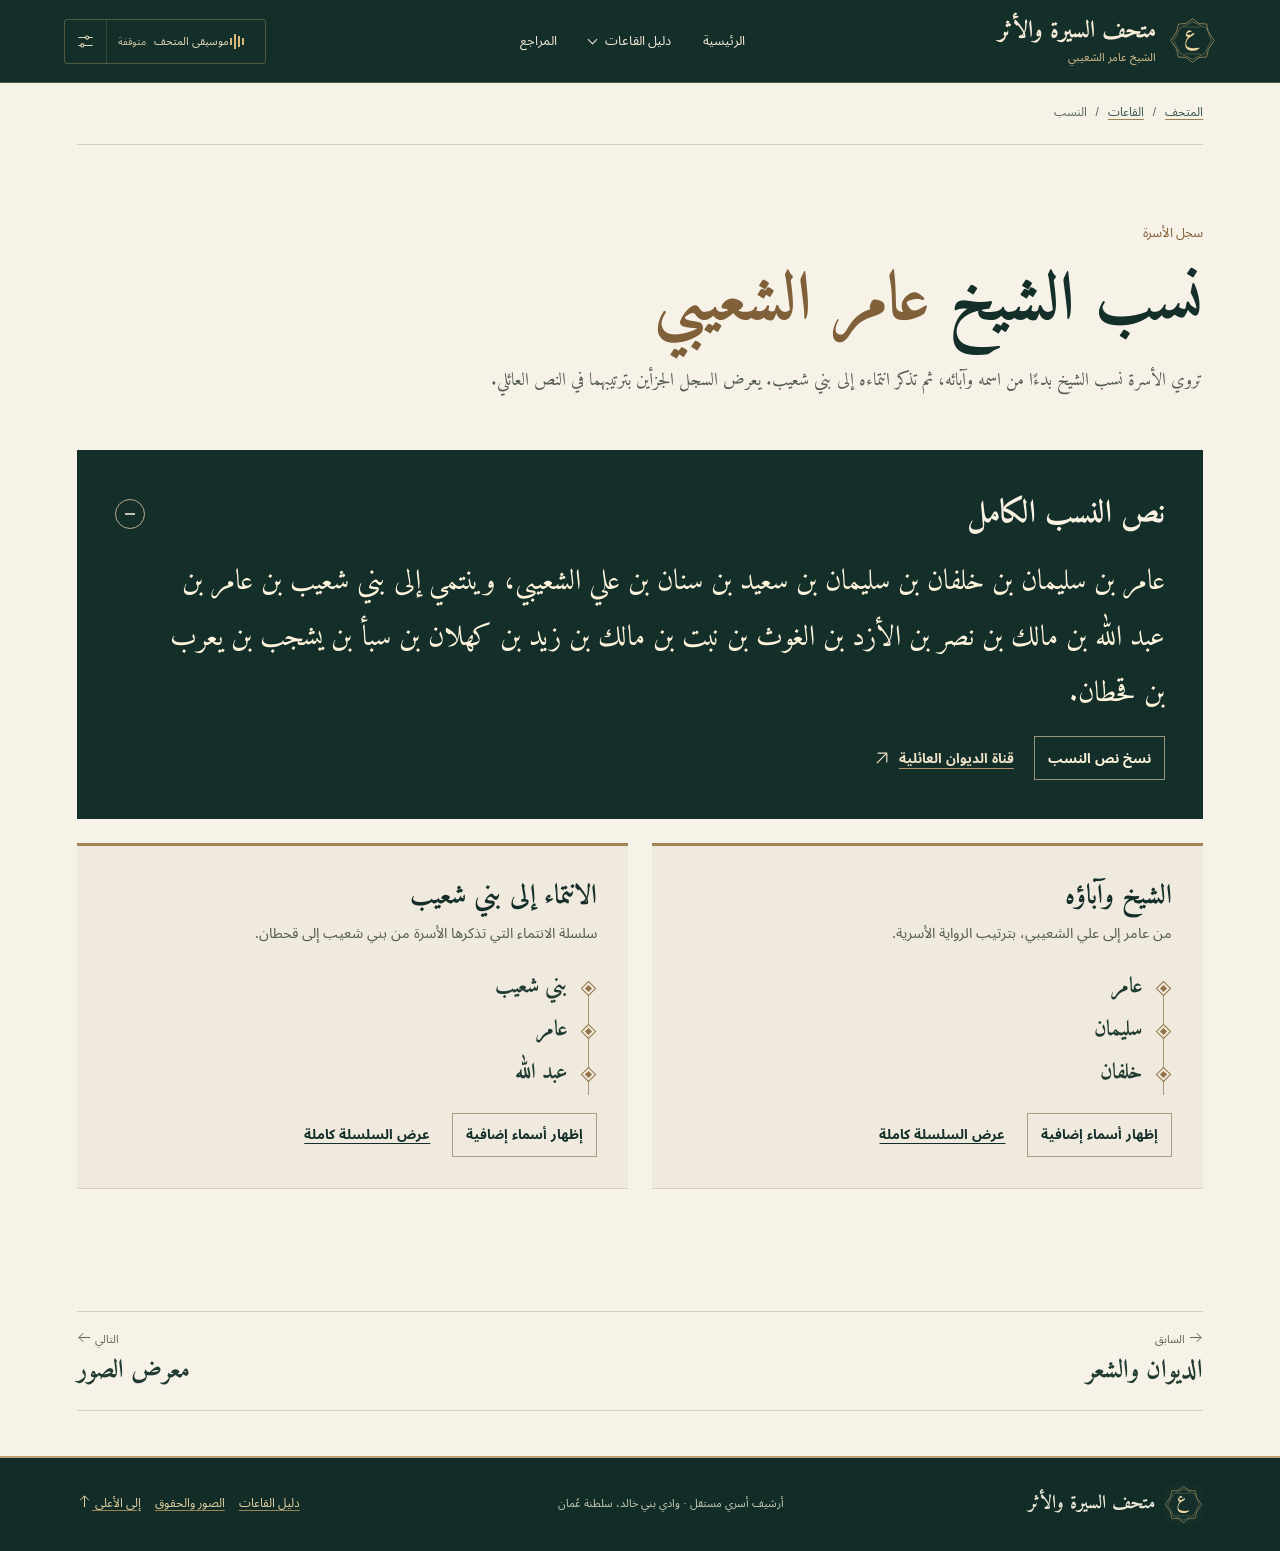
<file: genealogy.html>
<!doctype html>
<html lang="ar" dir="rtl"><head>
<meta charset="utf-8"><meta name="viewport" content="width=device-width, initial-scale=1"><meta name="theme-color" content="#15362d">

<link rel="icon" type="image/svg+xml" href="assets/favicon.svg">
<link rel="preload" as="font" type="font/woff2" crossorigin href="assets/fonts/amiri-bold.woff2">
<link rel="stylesheet" href="assets/fonts/fonts.css"><link rel="stylesheet" href="styles.css">
<link rel="stylesheet" href="collections.css">
<script defer src="script.js"></script>
<script defer src="collections.js"></script>

<title>النسب | متحف الشيخ عامر الشعيبي الرقمي</title>
<link rel="canonical" href="https://abdo92370707.github.io/amer-alshuaibi-museum/genealogy.html">
<meta name="description" content="سلسلة نسب الشيخ عامر الشعيبي وفق رواية الأسرة، مع عرض تفاعلي ونص كامل قابل للنسخ.">
<meta property="og:type" content="website">
<meta property="og:site_name" content="متحف الشيخ عامر بن سليمان بن خلفان الشعيبي الرقمي">
<meta property="og:locale" content="ar_OM">
<meta property="og:title" content="النسب | متحف الشيخ عامر الشعيبي الرقمي">
<meta property="og:description" content="سلسلة نسب الشيخ عامر الشعيبي وفق رواية الأسرة، مع عرض تفاعلي ونص كامل قابل للنسخ.">
<meta property="og:url" content="https://abdo92370707.github.io/amer-alshuaibi-museum/genealogy.html">
<meta property="og:image" content="https://abdo92370707.github.io/amer-alshuaibi-museum/assets/images/museum-share.jpg">
<meta property="og:image:width" content="1200">
<meta property="og:image:height" content="630">
<meta property="og:image:type" content="image/jpeg">
<meta property="og:image:alt" content="قرية من وادي بني خالد بين سفح الجبل وبساتين النخيل">
<meta name="twitter:card" content="summary_large_image">
<meta name="twitter:title" content="النسب | متحف الشيخ عامر الشعيبي الرقمي">
<meta name="twitter:description" content="سلسلة نسب الشيخ عامر الشعيبي وفق رواية الأسرة، مع عرض تفاعلي ونص كامل قابل للنسخ.">
<meta name="twitter:image" content="https://abdo92370707.github.io/amer-alshuaibi-museum/assets/images/museum-share.jpg">
<script type="application/ld+json">{"@context":"https://schema.org","@graph":[{"@id":"https://abdo92370707.github.io/amer-alshuaibi-museum/#website","@type":"WebSite","inLanguage":"ar","name":"متحف الشيخ عامر بن سليمان بن خلفان الشعيبي الرقمي","url":"https://abdo92370707.github.io/amer-alshuaibi-museum/"},{"@id":"https://abdo92370707.github.io/amer-alshuaibi-museum/genealogy.html#page","@type":"WebPage","name":"النسب | متحف الشيخ عامر الشعيبي الرقمي","description":"سلسلة نسب الشيخ عامر الشعيبي وفق رواية الأسرة، مع عرض تفاعلي ونص كامل قابل للنسخ.","inLanguage":"ar","url":"https://abdo92370707.github.io/amer-alshuaibi-museum/genealogy.html","isPartOf":{"@id":"https://abdo92370707.github.io/amer-alshuaibi-museum/#website"},"about":{"@id":"https://abdo92370707.github.io/amer-alshuaibi-museum/#person"},"breadcrumb":{"@id":"https://abdo92370707.github.io/amer-alshuaibi-museum/genealogy.html#breadcrumbs"}},{"@id":"https://abdo92370707.github.io/amer-alshuaibi-museum/#person","@type":"Person","name":"عامر بن سليمان بن خلفان الشعيبي","alternateName":"المطوّع"},{"@id":"https://abdo92370707.github.io/amer-alshuaibi-museum/genealogy.html#breadcrumbs","@type":"BreadcrumbList","itemListElement":[{"@type":"ListItem","position":1,"name":"الرئيسية","item":"https://abdo92370707.github.io/amer-alshuaibi-museum/"},{"@type":"ListItem","position":2,"name":"النسب","item":"https://abdo92370707.github.io/amer-alshuaibi-museum/genealogy.html"}]}]}</script>
</head><body id="top" class="page-genealogy">
<a class="skip-link" href="#main">انتقل إلى المحتوى</a>
<header class="masthead"><div class="mast-inner">
<a class="identity" href="index.html"><img src="assets/favicon.svg" width="47" height="47" alt=""><span><b>متحف السيرة والأثر</b><small>الشيخ عامر الشعيبي</small></span></a>
<nav class="primary" aria-label="التنقل الرئيسي">
<a class="head-link home-link" href="index.html">الرئيسية</a>
<details class="hall-picker" id="museum-menu"><summary>دليل القاعات <span class="chevron" aria-hidden="true"></span></summary><div class="menu-sheet"><a href="index.html#halls">جميع القاعات</a><a href="biography.html">السيرة والمسيرة</a><a href="atlas.html">أطلس الرحلة</a><a href="jurisprudence.html">القضاء والفقه</a><a href="poetry.html">الديوان والشعر</a><a href="genealogy.html" aria-current="page">النسب</a><a href="gallery.html">معرض الصور</a><a href="archive.html">الوثائق والمراجع</a></div></details>
<a class="head-link archive-link" href="archive.html">المراجع</a></nav>
<div class="sound-dock" aria-label="الصوت" role="group"><button id="audio-toggle" type="button" aria-pressed="false" aria-label="تشغيل موسيقى المتحف"><span class="wave" aria-hidden="true"><i></i><i></i><i></i><i></i></span><span class="sound-caption">موسيقى المتحف</span><span id="audio-state" aria-live="polite" class="sound-state">متوقفة</span></button>
<details class="mixer"><summary aria-label="ضبط مستوى الصوت" title="مستوى الصوت"><svg width="19" height="19" viewBox="0 0 24 24" fill="none" stroke="currentColor" stroke-width="1.45" aria-hidden="true"><path d="M3 7h9m4 0h5M3 17h3m4 0h11"/><circle cx="14" cy="7" r="2"/><circle cx="8" cy="17" r="2"/></svg></summary><label class="mix-panel" for="audio-volume">مستوى الصوت<input id="audio-volume" type="range" min="0" max="40" value="16" step="1"></label></details></div>
</div></header>
<audio id="museum-audio" src="assets/audio/wadi-breeze.mp3" preload="none" loop></audio>
<nav class="breadcrumbs wrap" aria-label="مسار الزيارة"><a href="index.html">المتحف</a><span aria-hidden="true">/</span><a href="index.html#halls">القاعات</a><span aria-hidden="true">/</span><span aria-current="page">النسب</span></nav><main id="main" class="hall-main" data-hall="genealogy" tabindex="-1">
<div class="collection-page col-genealogy">
<header class="wrap col-page-heading"><p class="kicker">سجل الأسرة</p><h1>نسب الشيخ <em>عامر الشعيبي</em></h1>
<p class="lead">تروي الأسرة نسب الشيخ بدءًا من اسمه وآبائه، ثم تذكر انتماءه إلى بني شعيب. يعرض السجل الجزأين بترتيبهما في النص العائلي.</p></header>
<div class="wrap col-genealogy-workspace"><section class="col-source-record" aria-labelledby="full-lineage-title">
<details class="col-record-details" open><summary><span id="full-lineage-title">نص النسب الكامل</span><span class="col-disclosure" aria-hidden="true"></span></summary>
<div class="col-record-body"><p id="lineage-text" tabindex="-1">عامر بن سليمان بن خلفان بن سليمان بن سعيد بن سنان بن علي الشعيبي، وينتمي إلى بني شعيب بن عامر بن عبد الله بن مالك بن نصر بن الأزد بن الغوث بن نبت بن مالك بن زيد بن كهلان بن سبأ بن يشجب بن يعرب بن قحطان.</p>
<div class="col-record-actions"><button class="col-copy" type="button" hidden>نسخ نص النسب</button><a class="col-source" href="https://www.youtube.com/@omany707" rel="noopener noreferrer" target="_blank">قناة الديوان العائلية <svg class="col-glyph" aria-hidden="true" focusable="false" width="16" height="16" viewBox="0 0 20 20" fill="none" stroke="currentColor" stroke-width="1.5" stroke-linecap="round" stroke-linejoin="round"><path d="M4 16 16 4M5 4h11v11"/></svg></a></div>
<p class="col-copy-status" role="status"></p></div></details></section>
<div class="col-lineage-columns"><section class="col-lineage-branch" aria-labelledby="personal-title"><h2 id="personal-title">الشيخ وآباؤه</h2><p>من عامر إلى علي الشعيبي، بترتيب الرواية الأسرية.</p><ol class="col-lineage-list" id="personal-line"><li>عامر</li><li>سليمان</li><li>خلفان</li><li>سليمان</li><li>سعيد</li><li>سنان</li><li>علي الشعيبي</li></ol><div class="col-tree-actions" hidden><button class="col-more" type="button" aria-controls="personal-line">إظهار أسماء إضافية</button><button class="col-expand" type="button" aria-controls="personal-line">عرض السلسلة كاملة</button></div><span class="sr-only col-branch-status" role="status"></span></section><section class="col-lineage-branch" aria-labelledby="tribal-title"><h2 id="tribal-title">الانتماء إلى بني شعيب</h2><p>سلسلة الانتماء التي تذكرها الأسرة من بني شعيب إلى قحطان.</p><ol class="col-lineage-list" id="tribal-line"><li>بني شعيب</li><li>عامر</li><li>عبد الله</li><li>مالك</li><li>نصر</li><li>الأزد</li><li>الغوث</li><li>نبت</li><li>مالك</li><li>زيد</li><li>كهلان</li><li>سبأ</li><li>يشجب</li><li>يعرب</li><li>قحطان</li></ol><div class="col-tree-actions" hidden><button class="col-more" type="button" aria-controls="tribal-line">إظهار أسماء إضافية</button><button class="col-expand" type="button" aria-controls="tribal-line">عرض السلسلة كاملة</button></div><span class="sr-only col-branch-status" role="status"></span></section></div></div></div>
</main>
<nav class="wrap room-turn" aria-label="التنقل بين القاعات"><a href="poetry.html"><small><svg class="inline-arrow" width="15" height="15" viewBox="0 0 24 24" fill="none" stroke="currentColor" stroke-width="1.6" aria-hidden="true"><path d="M3 12h18m-7-7 7 7-7 7"/></svg> السابق</small><b>الديوان والشعر</b></a><a href="gallery.html"><small>التالي <svg class="inline-arrow" width="15" height="15" viewBox="0 0 24 24" fill="none" stroke="currentColor" stroke-width="1.6" aria-hidden="true"><path d="M21 12H3m7-7-7 7 7 7"/></svg></small><b>معرض الصور</b></a></nav>
<footer class="museum-footer"><div class="wrap footer-main"><a class="foot-identity" href="index.html"><img width="39" height="39" alt="" src="assets/favicon.svg"><b>متحف السيرة والأثر</b></a><p>أرشيف أسري مستقل · وادي بني خالد، سلطنة عُمان</p><nav aria-label="روابط التذييل"><a href="index.html#halls">دليل القاعات</a><a href="credits.html">الصور والحقوق</a><a href="#top">إلى الأعلى <svg class="inline-arrow" width="15" height="15" viewBox="0 0 24 24" fill="none" stroke="currentColor" stroke-width="1.6" aria-hidden="true"><path d="M12 21V3m-7 7 7-7 7 7"/></svg></a></nav></div></footer></body></html>
</file>
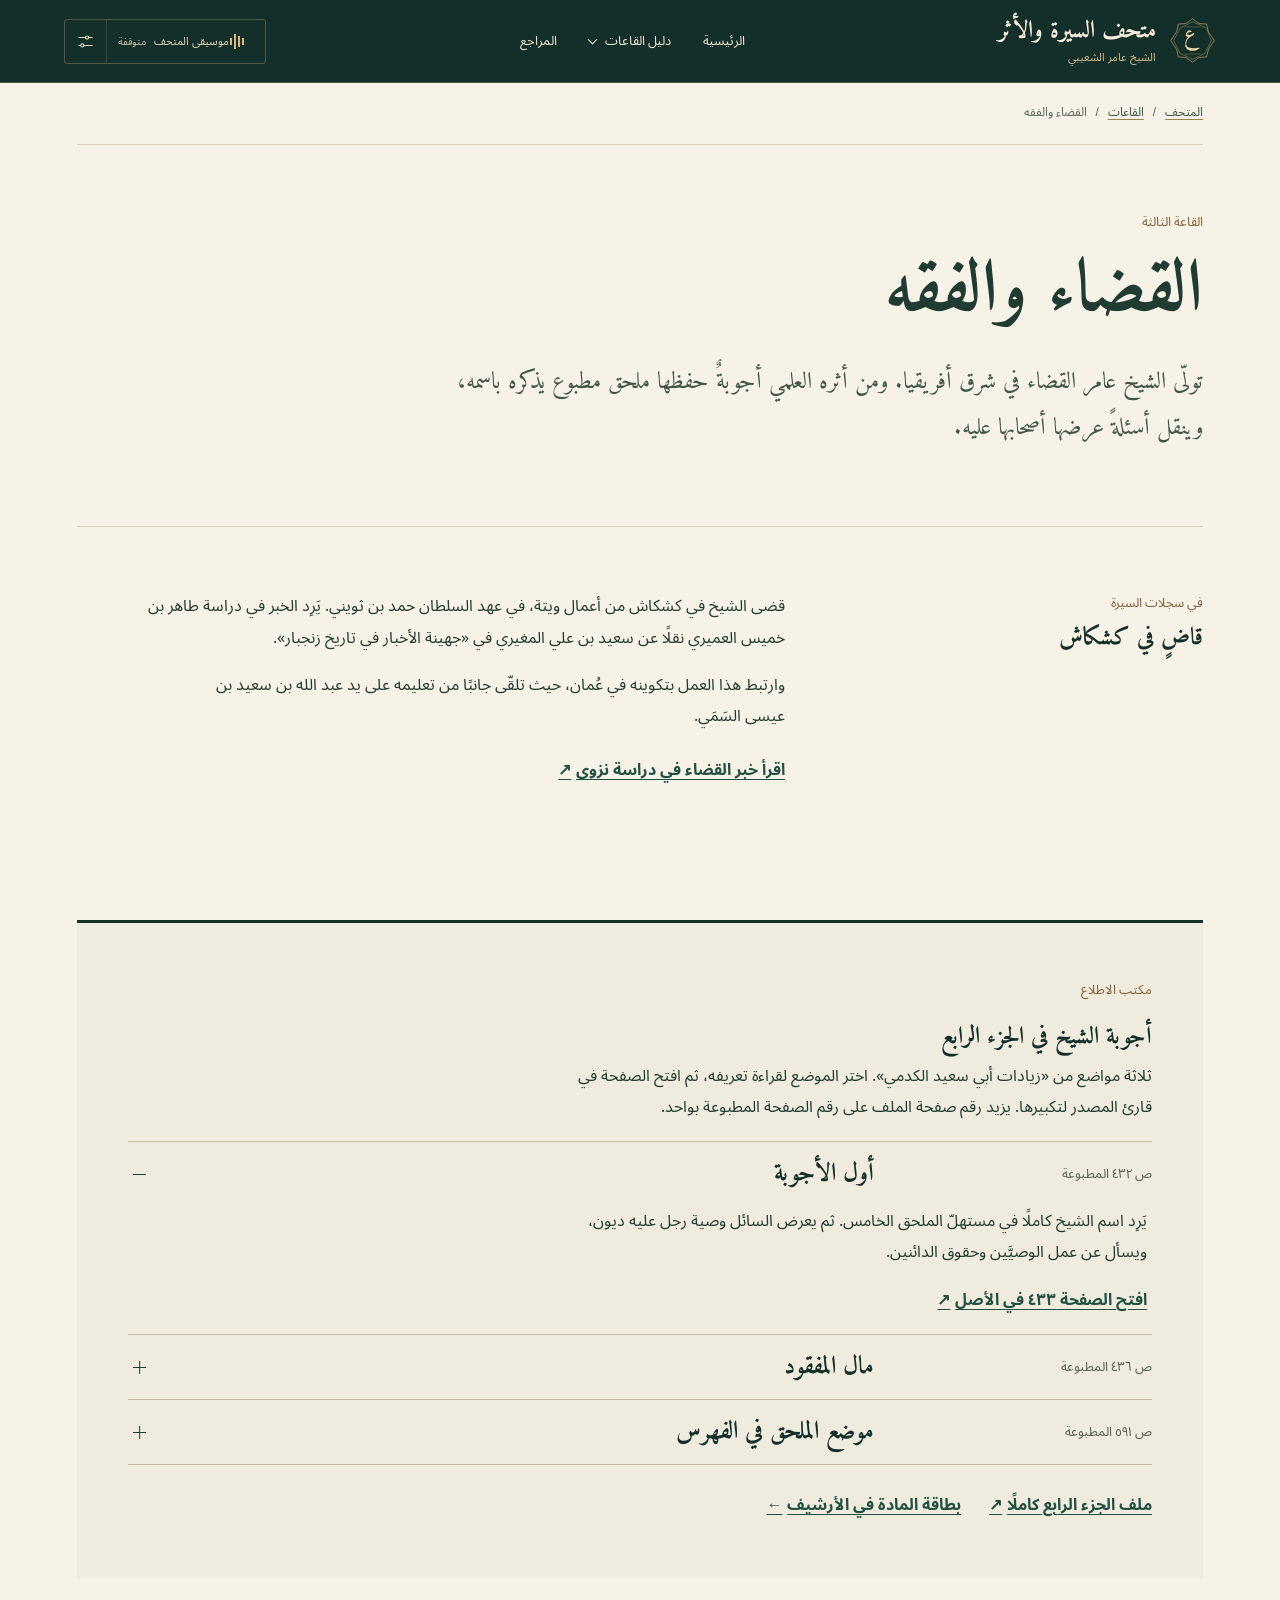
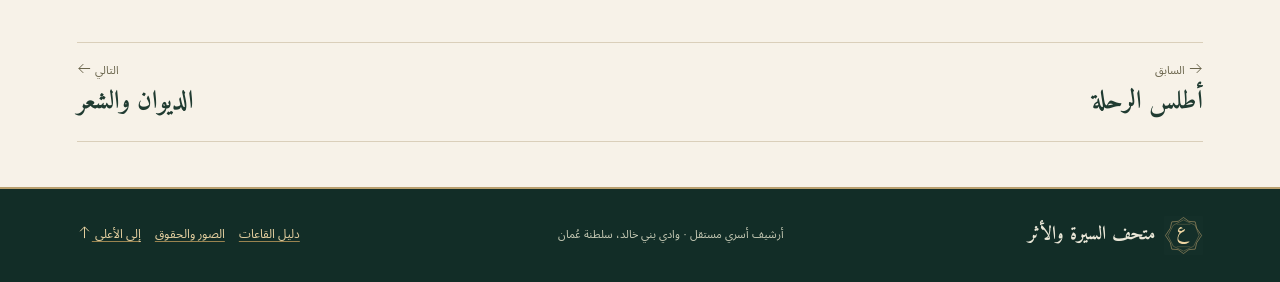
<file: jurisprudence.html>
<!doctype html>
<html lang="ar" dir="rtl"><head>
<meta charset="utf-8"><meta name="viewport" content="width=device-width, initial-scale=1"><meta name="theme-color" content="#15362d">

<link rel="icon" type="image/svg+xml" href="assets/favicon.svg">
<link rel="preload" as="font" type="font/woff2" crossorigin href="assets/fonts/amiri-bold.woff2">
<link rel="stylesheet" href="assets/fonts/fonts.css"><link rel="stylesheet" href="styles.css">
<link rel="stylesheet" href="assets/archive.css">
<script defer src="script.js"></script>
<script defer src="assets/archive.js"></script>

<title>القضاء والفقه | متحف الشيخ عامر الشعيبي الرقمي</title>
<link rel="canonical" href="https://abdo92370707.github.io/amer-alshuaibi-museum/jurisprudence.html">
<meta name="description" content="تعرف على عمل الشيخ في القضاء بكشكاش واقرأ إحالات إلى أجوبته الفقهية في المصادر المنشورة.">
<meta property="og:type" content="website">
<meta property="og:site_name" content="متحف الشيخ عامر بن سليمان بن خلفان الشعيبي الرقمي">
<meta property="og:locale" content="ar_OM">
<meta property="og:title" content="القضاء والفقه | متحف الشيخ عامر الشعيبي الرقمي">
<meta property="og:description" content="تعرف على عمل الشيخ في القضاء بكشكاش واقرأ إحالات إلى أجوبته الفقهية في المصادر المنشورة.">
<meta property="og:url" content="https://abdo92370707.github.io/amer-alshuaibi-museum/jurisprudence.html">
<meta property="og:image" content="https://abdo92370707.github.io/amer-alshuaibi-museum/assets/images/museum-share.jpg">
<meta property="og:image:width" content="1200">
<meta property="og:image:height" content="630">
<meta property="og:image:type" content="image/jpeg">
<meta property="og:image:alt" content="قرية من وادي بني خالد بين سفح الجبل وبساتين النخيل">
<meta name="twitter:card" content="summary_large_image">
<meta name="twitter:title" content="القضاء والفقه | متحف الشيخ عامر الشعيبي الرقمي">
<meta name="twitter:description" content="تعرف على عمل الشيخ في القضاء بكشكاش واقرأ إحالات إلى أجوبته الفقهية في المصادر المنشورة.">
<meta name="twitter:image" content="https://abdo92370707.github.io/amer-alshuaibi-museum/assets/images/museum-share.jpg">
<script type="application/ld+json">{"@context":"https://schema.org","@graph":[{"@id":"https://abdo92370707.github.io/amer-alshuaibi-museum/#website","@type":"WebSite","inLanguage":"ar","name":"متحف الشيخ عامر بن سليمان بن خلفان الشعيبي الرقمي","url":"https://abdo92370707.github.io/amer-alshuaibi-museum/"},{"@id":"https://abdo92370707.github.io/amer-alshuaibi-museum/jurisprudence.html#page","@type":"WebPage","name":"القضاء والفقه | متحف الشيخ عامر الشعيبي الرقمي","description":"تعرف على عمل الشيخ في القضاء بكشكاش واقرأ إحالات إلى أجوبته الفقهية في المصادر المنشورة.","inLanguage":"ar","url":"https://abdo92370707.github.io/amer-alshuaibi-museum/jurisprudence.html","isPartOf":{"@id":"https://abdo92370707.github.io/amer-alshuaibi-museum/#website"},"about":{"@id":"https://abdo92370707.github.io/amer-alshuaibi-museum/#person"},"breadcrumb":{"@id":"https://abdo92370707.github.io/amer-alshuaibi-museum/jurisprudence.html#breadcrumbs"}},{"@id":"https://abdo92370707.github.io/amer-alshuaibi-museum/#person","@type":"Person","name":"عامر بن سليمان بن خلفان الشعيبي","alternateName":"المطوّع"},{"@id":"https://abdo92370707.github.io/amer-alshuaibi-museum/jurisprudence.html#breadcrumbs","@type":"BreadcrumbList","itemListElement":[{"@type":"ListItem","position":1,"name":"الرئيسية","item":"https://abdo92370707.github.io/amer-alshuaibi-museum/"},{"@type":"ListItem","position":2,"name":"القضاء والفقه","item":"https://abdo92370707.github.io/amer-alshuaibi-museum/jurisprudence.html"}]}]}</script>
</head><body id="top" class="page-jurisprudence">
<a class="skip-link" href="#main">انتقل إلى المحتوى</a>
<header class="masthead"><div class="mast-inner">
<a class="identity" href="index.html"><img src="assets/favicon.svg" width="47" height="47" alt=""><span><b>متحف السيرة والأثر</b><small>الشيخ عامر الشعيبي</small></span></a>
<nav class="primary" aria-label="التنقل الرئيسي">
<a class="head-link home-link" href="index.html">الرئيسية</a>
<details class="hall-picker" id="museum-menu"><summary>دليل القاعات <span class="chevron" aria-hidden="true"></span></summary><div class="menu-sheet"><a href="index.html#halls">جميع القاعات</a><a href="biography.html">السيرة والمسيرة</a><a href="atlas.html">أطلس الرحلة</a><a href="jurisprudence.html" aria-current="page">القضاء والفقه</a><a href="poetry.html">الديوان والشعر</a><a href="genealogy.html">النسب</a><a href="gallery.html">معرض الصور</a><a href="archive.html">الوثائق والمراجع</a></div></details>
<a class="head-link archive-link" href="archive.html">المراجع</a></nav>
<div class="sound-dock" aria-label="الصوت" role="group"><button id="audio-toggle" type="button" aria-pressed="false" aria-label="تشغيل موسيقى المتحف"><span class="wave" aria-hidden="true"><i></i><i></i><i></i><i></i></span><span class="sound-caption">موسيقى المتحف</span><span id="audio-state" aria-live="polite" class="sound-state">متوقفة</span></button>
<details class="mixer"><summary aria-label="ضبط مستوى الصوت" title="مستوى الصوت"><svg width="19" height="19" viewBox="0 0 24 24" fill="none" stroke="currentColor" stroke-width="1.45" aria-hidden="true"><path d="M3 7h9m4 0h5M3 17h3m4 0h11"/><circle cx="14" cy="7" r="2"/><circle cx="8" cy="17" r="2"/></svg></summary><label class="mix-panel" for="audio-volume">مستوى الصوت<input id="audio-volume" type="range" min="0" max="40" value="16" step="1"></label></details></div>
</div></header>
<audio id="museum-audio" src="assets/audio/wadi-breeze.mp3" preload="none" loop></audio>
<nav class="breadcrumbs wrap" aria-label="مسار الزيارة"><a href="index.html">المتحف</a><span aria-hidden="true">/</span><a href="index.html#halls">القاعات</a><span aria-hidden="true">/</span><span aria-current="page">القضاء والفقه</span></nav><main id="main" class="hall-main" data-hall="jurisprudence" tabindex="-1">
<header class="wrap hall-head ar-hall-head">
  <p class="kicker">القاعة الثالثة</p><h1>القضاء والفقه</h1>
  <p class="lead">تولّى الشيخ عامر القضاء في شرق أفريقيا. ومن أثره العلمي أجوبةٌ حفظها ملحق مطبوع يذكره باسمه، وينقل أسئلةً عرضها أصحابها عليه.</p>
</header>
<section class="wrap section ar-court" aria-labelledby="court-title">
  <div><p class="kicker">في سجلات السيرة</p><h2 id="court-title">قاضٍ في كشكاش</h2></div>
  <div><p>قضى الشيخ في كشكاش من أعمال ويتة، في عهد السلطان حمد بن ثويني. يَرِد الخبر في دراسة طاهر بن خميس العميري نقلًا عن سعيد بن علي المغيري في «جهينة الأخبار في تاريخ زنجبار».</p>
  <p>وارتبط هذا العمل بتكوينه في عُمان، حيث تلقّى جانبًا من تعليمه على يد عبد الله بن سعيد بن عيسى السَمَي.</p>
  <a class="ar-source" href="https://www.nizwa.om/%D9%81%D9%8A-%D8%A7%D9%84%D8%AA%D8%AC%D8%A7%D8%B1%D8%A8-%D9%88%D8%A7%D9%84%D9%86%D8%B5%D9%88%D8%B5-%D8%A7%D9%84%D9%85%D8%A4%D8%B3%D8%B3%D8%A9-%D8%AA%D8%A7%D8%B1%D9%8A%D8%AE-%D8%A7%D9%84%D8%B4%D8%B9/" target="_blank" rel="noopener noreferrer">اقرأ خبر القضاء في دراسة نزوى <span aria-hidden="true">↗</span></a></div>
</section>
<section class="wrap section ar-desk" id="reading-desk" aria-labelledby="desk-title">
 <header><p class="kicker">مكتب الاطلاع</p><h2 id="desk-title">أجوبة الشيخ في الجزء الرابع</h2><p>ثلاثة مواضع من «زيادات أبي سعيد الكدمي». اختر الموضع لقراءة تعريفه، ثم افتح الصفحة في قارئ المصدر لتكبيرها. يزيد رقم صفحة الملف على رقم الصفحة المطبوعة بواحد.</p></header>
 <div class="ar-leaves"><details class="ar-leaf" id="read-appendix" open><summary><span class="ar-leaf-page">ص ٤٣٢ المطبوعة</span><b>أول الأجوبة</b><span class="ar-sign" aria-hidden="true"></span></summary><div class="ar-leaf-copy"><p>يَرِد اسم الشيخ كاملًا في مستهلّ الملحق الخامس. ثم يعرض السائل وصية رجل عليه ديون، ويسأل عن عمل الوصيَّين وحقوق الدائنين.</p><a class="ar-source" href="https://alsaidia.com/sites/default/files/%D8%B2%D9%8A%D8%A7%D8%AF%D8%A7%D8%AA_%D8%A3%D8%A8%D9%8A_%D8%B3%D8%B9%D9%8A%D8%AF_%D8%A7%D9%84%D9%83%D8%AF%D9%85%D9%8A_%284%29.pdf#page=433" target="_blank" rel="noopener noreferrer">افتح الصفحة ٤٣٣ في الأصل <span aria-hidden="true">↗</span></a></div></details><details class="ar-leaf" id="read-agency" ><summary><span class="ar-leaf-page">ص ٤٣٦ المطبوعة</span><b>مال المفقود</b><span class="ar-sign" aria-hidden="true"></span></summary><div class="ar-leaf-copy"><p>تتناول المسألة بيع الوكيل شيئًا من مال مفقود للنفقة على من يعول. يستكمل القارئ الجواب في الصفحة التالية.</p><a class="ar-source" href="https://alsaidia.com/sites/default/files/%D8%B2%D9%8A%D8%A7%D8%AF%D8%A7%D8%AA_%D8%A3%D8%A8%D9%8A_%D8%B3%D8%B9%D9%8A%D8%AF_%D8%A7%D9%84%D9%83%D8%AF%D9%85%D9%8A_%284%29.pdf#page=437" target="_blank" rel="noopener noreferrer">افتح الصفحة ٤٣٧ في الأصل <span aria-hidden="true">↗</span></a></div></details><details class="ar-leaf" id="read-contents" ><summary><span class="ar-leaf-page">ص ٥٩١ المطبوعة</span><b>موضع الملحق في الفهرس</b><span class="ar-sign" aria-hidden="true"></span></summary><div class="ar-leaf-copy"><p>يسمّي فهرس الملاحق الشيخ في عنوان الملحق الخامس ويعيّن الصفحة المطبوعة التي تبدأ عندها مسائله.</p><a class="ar-source" href="https://alsaidia.com/sites/default/files/%D8%B2%D9%8A%D8%A7%D8%AF%D8%A7%D8%AA_%D8%A3%D8%A8%D9%8A_%D8%B3%D8%B9%D9%8A%D8%AF_%D8%A7%D9%84%D9%83%D8%AF%D9%85%D9%8A_%284%29.pdf#page=592" target="_blank" rel="noopener noreferrer">افتح الصفحة ٥٩٢ في الأصل <span aria-hidden="true">↗</span></a></div></details></div>
 <div class="ar-desk-foot"><a class="ar-source" href="https://alsaidia.com/sites/default/files/%D8%B2%D9%8A%D8%A7%D8%AF%D8%A7%D8%AA_%D8%A3%D8%A8%D9%8A_%D8%B3%D8%B9%D9%8A%D8%AF_%D8%A7%D9%84%D9%83%D8%AF%D9%85%D9%8A_%284%29.pdf" target="_blank" rel="noopener noreferrer">ملف الجزء الرابع كاملًا <span aria-hidden="true">↗</span></a><a class="ar-source" href="archive.html#answers">بطاقة المادة في الأرشيف <span aria-hidden="true">←</span></a></div>
</section>
</main>
<nav class="wrap room-turn" aria-label="التنقل بين القاعات"><a href="atlas.html"><small><svg class="inline-arrow" width="15" height="15" viewBox="0 0 24 24" fill="none" stroke="currentColor" stroke-width="1.6" aria-hidden="true"><path d="M3 12h18m-7-7 7 7-7 7"/></svg> السابق</small><b>أطلس الرحلة</b></a><a href="poetry.html"><small>التالي <svg class="inline-arrow" width="15" height="15" viewBox="0 0 24 24" fill="none" stroke="currentColor" stroke-width="1.6" aria-hidden="true"><path d="M21 12H3m7-7-7 7 7 7"/></svg></small><b>الديوان والشعر</b></a></nav>
<footer class="museum-footer"><div class="wrap footer-main"><a class="foot-identity" href="index.html"><img width="39" height="39" alt="" src="assets/favicon.svg"><b>متحف السيرة والأثر</b></a><p>أرشيف أسري مستقل · وادي بني خالد، سلطنة عُمان</p><nav aria-label="روابط التذييل"><a href="index.html#halls">دليل القاعات</a><a href="credits.html">الصور والحقوق</a><a href="#top">إلى الأعلى <svg class="inline-arrow" width="15" height="15" viewBox="0 0 24 24" fill="none" stroke="currentColor" stroke-width="1.6" aria-hidden="true"><path d="M12 21V3m-7 7 7-7 7 7"/></svg></a></nav></div></footer></body></html>
</file>
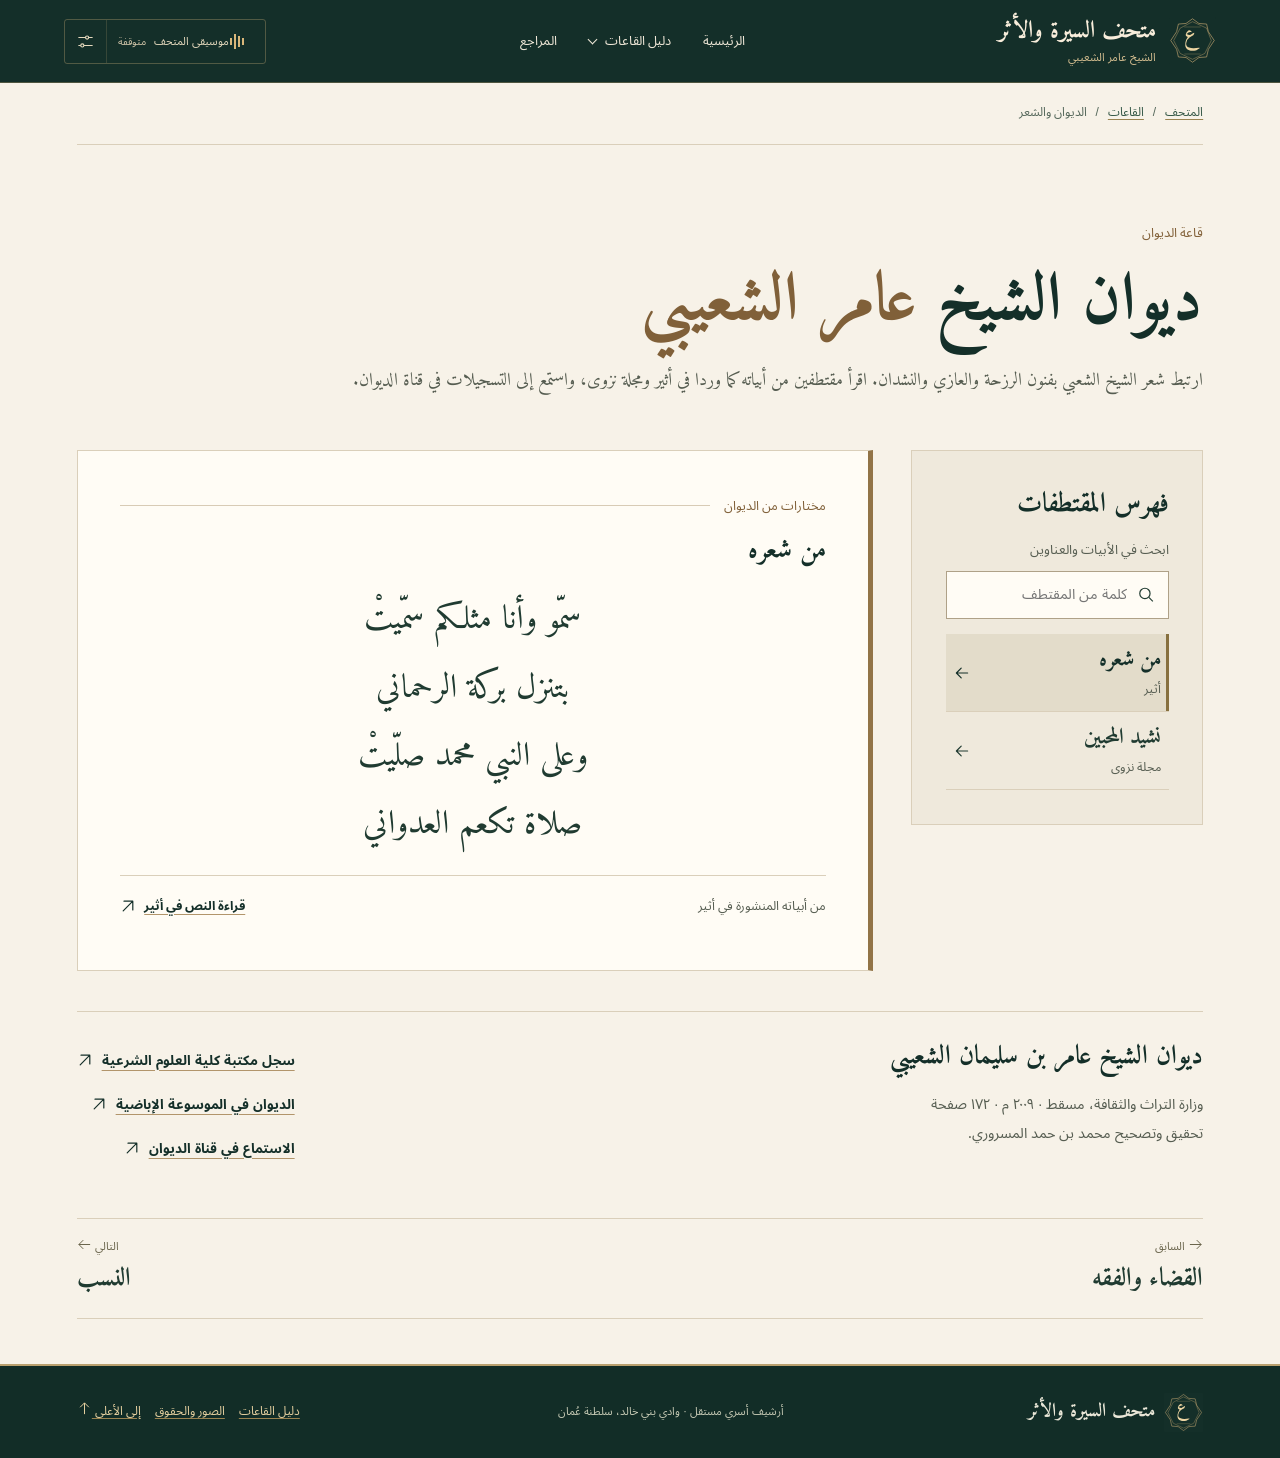
<file: poetry.html>
<!doctype html>
<html lang="ar" dir="rtl"><head>
<meta charset="utf-8"><meta name="viewport" content="width=device-width, initial-scale=1"><meta name="theme-color" content="#15362d">

<link rel="icon" type="image/svg+xml" href="assets/favicon.svg">
<link rel="preload" as="font" type="font/woff2" crossorigin href="assets/fonts/amiri-bold.woff2">
<link rel="stylesheet" href="assets/fonts/fonts.css"><link rel="stylesheet" href="styles.css">
<link rel="stylesheet" href="collections.css">
<script defer src="script.js"></script>
<script defer src="collections.js"></script>

<title>الشعر والديوان | متحف الشيخ عامر الشعيبي الرقمي</title>
<link rel="canonical" href="https://abdo92370707.github.io/amer-alshuaibi-museum/poetry.html">
<meta name="description" content="فهرس قابل للبحث في المقتطفات المعتمدة من شعر الشيخ عامر الشعيبي مع إحالات إلى الديوان والتسجيلات.">
<meta property="og:type" content="website">
<meta property="og:site_name" content="متحف الشيخ عامر بن سليمان بن خلفان الشعيبي الرقمي">
<meta property="og:locale" content="ar_OM">
<meta property="og:title" content="الشعر والديوان | متحف الشيخ عامر الشعيبي الرقمي">
<meta property="og:description" content="فهرس قابل للبحث في المقتطفات المعتمدة من شعر الشيخ عامر الشعيبي مع إحالات إلى الديوان والتسجيلات.">
<meta property="og:url" content="https://abdo92370707.github.io/amer-alshuaibi-museum/poetry.html">
<meta property="og:image" content="https://abdo92370707.github.io/amer-alshuaibi-museum/assets/images/museum-share.jpg">
<meta property="og:image:width" content="1200">
<meta property="og:image:height" content="630">
<meta property="og:image:type" content="image/jpeg">
<meta property="og:image:alt" content="قرية من وادي بني خالد بين سفح الجبل وبساتين النخيل">
<meta name="twitter:card" content="summary_large_image">
<meta name="twitter:title" content="الشعر والديوان | متحف الشيخ عامر الشعيبي الرقمي">
<meta name="twitter:description" content="فهرس قابل للبحث في المقتطفات المعتمدة من شعر الشيخ عامر الشعيبي مع إحالات إلى الديوان والتسجيلات.">
<meta name="twitter:image" content="https://abdo92370707.github.io/amer-alshuaibi-museum/assets/images/museum-share.jpg">
<script type="application/ld+json">{"@context":"https://schema.org","@graph":[{"@id":"https://abdo92370707.github.io/amer-alshuaibi-museum/#website","@type":"WebSite","inLanguage":"ar","name":"متحف الشيخ عامر بن سليمان بن خلفان الشعيبي الرقمي","url":"https://abdo92370707.github.io/amer-alshuaibi-museum/"},{"@id":"https://abdo92370707.github.io/amer-alshuaibi-museum/poetry.html#page","@type":"CollectionPage","name":"الشعر والديوان | متحف الشيخ عامر الشعيبي الرقمي","description":"فهرس قابل للبحث في المقتطفات المعتمدة من شعر الشيخ عامر الشعيبي مع إحالات إلى الديوان والتسجيلات.","inLanguage":"ar","url":"https://abdo92370707.github.io/amer-alshuaibi-museum/poetry.html","isPartOf":{"@id":"https://abdo92370707.github.io/amer-alshuaibi-museum/#website"},"about":{"@id":"https://abdo92370707.github.io/amer-alshuaibi-museum/#person"},"breadcrumb":{"@id":"https://abdo92370707.github.io/amer-alshuaibi-museum/poetry.html#breadcrumbs"}},{"@id":"https://abdo92370707.github.io/amer-alshuaibi-museum/#person","@type":"Person","name":"عامر بن سليمان بن خلفان الشعيبي","alternateName":"المطوّع"},{"@id":"https://abdo92370707.github.io/amer-alshuaibi-museum/poetry.html#breadcrumbs","@type":"BreadcrumbList","itemListElement":[{"@type":"ListItem","position":1,"name":"الرئيسية","item":"https://abdo92370707.github.io/amer-alshuaibi-museum/"},{"@type":"ListItem","position":2,"name":"الشعر والديوان","item":"https://abdo92370707.github.io/amer-alshuaibi-museum/poetry.html"}]}]}</script>
</head><body id="top" class="page-poetry">
<a class="skip-link" href="#main">انتقل إلى المحتوى</a>
<header class="masthead"><div class="mast-inner">
<a class="identity" href="index.html"><img src="assets/favicon.svg" width="47" height="47" alt=""><span><b>متحف السيرة والأثر</b><small>الشيخ عامر الشعيبي</small></span></a>
<nav class="primary" aria-label="التنقل الرئيسي">
<a class="head-link home-link" href="index.html">الرئيسية</a>
<details class="hall-picker" id="museum-menu"><summary>دليل القاعات <span class="chevron" aria-hidden="true"></span></summary><div class="menu-sheet"><a href="index.html#halls">جميع القاعات</a><a href="biography.html">السيرة والمسيرة</a><a href="atlas.html">أطلس الرحلة</a><a href="jurisprudence.html">القضاء والفقه</a><a href="poetry.html" aria-current="page">الديوان والشعر</a><a href="genealogy.html">النسب</a><a href="gallery.html">معرض الصور</a><a href="archive.html">الوثائق والمراجع</a></div></details>
<a class="head-link archive-link" href="archive.html">المراجع</a></nav>
<div class="sound-dock" aria-label="الصوت" role="group"><button id="audio-toggle" type="button" aria-pressed="false" aria-label="تشغيل موسيقى المتحف"><span class="wave" aria-hidden="true"><i></i><i></i><i></i><i></i></span><span class="sound-caption">موسيقى المتحف</span><span id="audio-state" aria-live="polite" class="sound-state">متوقفة</span></button>
<details class="mixer"><summary aria-label="ضبط مستوى الصوت" title="مستوى الصوت"><svg width="19" height="19" viewBox="0 0 24 24" fill="none" stroke="currentColor" stroke-width="1.45" aria-hidden="true"><path d="M3 7h9m4 0h5M3 17h3m4 0h11"/><circle cx="14" cy="7" r="2"/><circle cx="8" cy="17" r="2"/></svg></summary><label class="mix-panel" for="audio-volume">مستوى الصوت<input id="audio-volume" type="range" min="0" max="40" value="16" step="1"></label></details></div>
</div></header>
<audio id="museum-audio" src="assets/audio/wadi-breeze.mp3" preload="none" loop></audio>
<nav class="breadcrumbs wrap" aria-label="مسار الزيارة"><a href="index.html">المتحف</a><span aria-hidden="true">/</span><a href="index.html#halls">القاعات</a><span aria-hidden="true">/</span><span aria-current="page">الديوان والشعر</span></nav><main id="main" class="hall-main" data-hall="poetry" tabindex="-1">
<div class="collection-page col-poetry">
<header class="wrap col-page-heading"><p class="kicker">قاعة الديوان</p><h1>ديوان الشيخ <em>عامر الشعيبي</em></h1>
<p class="lead">ارتبط شعر الشيخ الشعبي بفنون الرزحة والعازي والنشدان. اقرأ مقتطفين من أبياته كما وردا في أثير ومجلة نزوى، واستمع إلى التسجيلات في قناة الديوان.</p></header>
<section class="wrap col-poetry-workspace" aria-label="فهرس الشعر وقارئ المقتطفات">
<aside id="poetry-index" class="col-poem-index" aria-labelledby="poetry-index-title"><h2 id="poetry-index-title">فهرس المقتطفات</h2>
<form class="col-search" role="search" hidden><label for="poem-search">ابحث في الأبيات والعناوين</label>
<div class="col-search-field"><svg viewBox="0 0 24 24" aria-hidden="true" width="20" height="20" fill="none" stroke="currentColor" stroke-width="1.5"><circle cx="10" cy="10" r="6.5"/><path d="m15 15 5 5"/></svg><input id="poem-search" name="q" type="search" autocomplete="off" placeholder="كلمة من المقتطف"></div></form>
<ul class="col-poem-choices"><li><a href="#excerpt-atheer" class="col-poem-choice"><span class="col-choice-text"><strong>من شعره</strong><small>أثير</small></span><svg class="col-glyph" aria-hidden="true" focusable="false" width="16" height="16" viewBox="0 0 20 20" fill="none" stroke="currentColor" stroke-width="1.5" stroke-linecap="round" stroke-linejoin="round"><path d="M17 10H3m6-6-6 6 6 6"/></svg></a></li><li><a href="#excerpt-nizwa" class="col-poem-choice"><span class="col-choice-text"><strong>نشيد المحبين</strong><small>مجلة نزوى</small></span><svg class="col-glyph" aria-hidden="true" focusable="false" width="16" height="16" viewBox="0 0 20 20" fill="none" stroke="currentColor" stroke-width="1.5" stroke-linecap="round" stroke-linejoin="round"><path d="M17 10H3m6-6-6 6 6 6"/></svg></a></li></ul><p class="col-empty" hidden>لم نجد مقتطفًا يطابق بحثك.</p><button type="button" class="col-reset" hidden>مسح البحث</button><p class="sr-only" role="status" id="poem-search-status"></p></aside>
<div class="col-poem-reader"><article class="col-poem-paper" id="excerpt-atheer" aria-labelledby="excerpt-atheer-heading" tabindex="-1">
<div class="col-paper-meta"><span>مختارات من الديوان</span><span class="col-paper-rule" aria-hidden="true"></span></div>
<h2 id="excerpt-atheer-heading">من شعره</h2>
<blockquote class="col-poem-lines" dir="rtl">سمّو وأنا مثلكم سمّيتْ<br>بتنزل بركة الرحماني<br>وعلى النبي محمد صلّيتْ<br>صلاة تكعم العدواني</blockquote>
<footer class="col-poem-citation"><p>من أبياته المنشورة في أثير</p><a class="col-source" href="https://www.atheer.om/2025/07/16/073947/" rel="noopener noreferrer" target="_blank">قراءة النص في أثير <svg class="col-glyph" aria-hidden="true" focusable="false" width="16" height="16" viewBox="0 0 20 20" fill="none" stroke="currentColor" stroke-width="1.5" stroke-linecap="round" stroke-linejoin="round"><path d="M4 16 16 4M5 4h11v11"/></svg></a></footer></article><article class="col-poem-paper" id="excerpt-nizwa" aria-labelledby="excerpt-nizwa-heading" tabindex="-1">
<div class="col-paper-meta"><span>مختارات من الديوان</span><span class="col-paper-rule" aria-hidden="true"></span></div>
<h2 id="excerpt-nizwa-heading">نشيد المحبين</h2>
<blockquote class="col-poem-lines" dir="rtl">يا الكوس هبّي من الأشخرة وجاي<br>ورثمين بين الحجر رثم طلّة<br>إلى لقيتي المحبّين غفاي<br>زقري لهم زقرة مستذلّة</blockquote>
<footer class="col-poem-citation"><p>من «نشيد المحبين» · ورد في دراسة مجلة نزوى</p><a class="col-source" href="https://www.nizwa.om/%D9%81%D9%8A-%D8%A7%D9%84%D8%AA%D8%AC%D8%A7%D8%B1%D8%A8-%D9%88%D8%A7%D9%84%D9%86%D8%B5%D9%88%D8%B5-%D8%A7%D9%84%D9%85%D8%A4%D8%B3%D8%B3%D8%A9-%D8%AA%D8%A7%D8%B1%D9%8A%D8%AE-%D8%A7%D9%84%D8%B4%D8%B9/" rel="noopener noreferrer" target="_blank">قراءة الدراسة في مجلة نزوى <svg class="col-glyph" aria-hidden="true" focusable="false" width="16" height="16" viewBox="0 0 20 20" fill="none" stroke="currentColor" stroke-width="1.5" stroke-linecap="round" stroke-linejoin="round"><path d="M4 16 16 4M5 4h11v11"/></svg></a></footer></article></div></section><section class="wrap col-book-note" aria-labelledby="book-title"><div><h2 id="book-title">ديوان الشيخ عامر بن سليمان الشعيبي</h2><p>وزارة التراث والثقافة، مسقط · ٢٠٠٩ م · ١٧٢ صفحة</p><p>تحقيق وتصحيح محمد بن حمد المسروري.</p></div><div class="col-book-links"><a class="col-source" href="https://library.css.edu.om/v_show_biblioitem?id=28719" rel="noopener noreferrer" target="_blank">سجل مكتبة كلية العلوم الشرعية <svg class="col-glyph" aria-hidden="true" focusable="false" width="16" height="16" viewBox="0 0 20 20" fill="none" stroke="currentColor" stroke-width="1.5" stroke-linecap="round" stroke-linejoin="round"><path d="M4 16 16 4M5 4h11v11"/></svg></a><a class="col-source" href="https://ibadi.net/book/2443" rel="noopener noreferrer" target="_blank">الديوان في الموسوعة الإباضية <svg class="col-glyph" aria-hidden="true" focusable="false" width="16" height="16" viewBox="0 0 20 20" fill="none" stroke="currentColor" stroke-width="1.5" stroke-linecap="round" stroke-linejoin="round"><path d="M4 16 16 4M5 4h11v11"/></svg></a><a class="col-source" href="https://www.youtube.com/@omany707" rel="noopener noreferrer" target="_blank">الاستماع في قناة الديوان <svg class="col-glyph" aria-hidden="true" focusable="false" width="16" height="16" viewBox="0 0 20 20" fill="none" stroke="currentColor" stroke-width="1.5" stroke-linecap="round" stroke-linejoin="round"><path d="M4 16 16 4M5 4h11v11"/></svg></a></div></section></div>
</main>
<nav class="wrap room-turn" aria-label="التنقل بين القاعات"><a href="jurisprudence.html"><small><svg class="inline-arrow" width="15" height="15" viewBox="0 0 24 24" fill="none" stroke="currentColor" stroke-width="1.6" aria-hidden="true"><path d="M3 12h18m-7-7 7 7-7 7"/></svg> السابق</small><b>القضاء والفقه</b></a><a href="genealogy.html"><small>التالي <svg class="inline-arrow" width="15" height="15" viewBox="0 0 24 24" fill="none" stroke="currentColor" stroke-width="1.6" aria-hidden="true"><path d="M21 12H3m7-7-7 7 7 7"/></svg></small><b>النسب</b></a></nav>
<footer class="museum-footer"><div class="wrap footer-main"><a class="foot-identity" href="index.html"><img width="39" height="39" alt="" src="assets/favicon.svg"><b>متحف السيرة والأثر</b></a><p>أرشيف أسري مستقل · وادي بني خالد، سلطنة عُمان</p><nav aria-label="روابط التذييل"><a href="index.html#halls">دليل القاعات</a><a href="credits.html">الصور والحقوق</a><a href="#top">إلى الأعلى <svg class="inline-arrow" width="15" height="15" viewBox="0 0 24 24" fill="none" stroke="currentColor" stroke-width="1.6" aria-hidden="true"><path d="M12 21V3m-7 7 7-7 7 7"/></svg></a></nav></div></footer></body></html>
</file>
<file: assets/fonts/fonts.css>
@font-face {
  font-family: 'Amiri';
  src: url('amiri-regular.woff2') format('woff2');
  font-style: normal;
  font-weight: 400;
  font-display: swap;
}

@font-face {
  font-family: 'Amiri';
  src: url('amiri-bold.woff2') format('woff2');
  font-style: normal;
  font-weight: 700;
  font-display: swap;
}

@font-face {
  font-family: 'Noto Sans Arabic';
  src: url('noto-sans-arabic-regular.woff2') format('woff2');
  font-style: normal;
  font-weight: 400;
  font-display: swap;
}

@font-face {
  font-family: 'Noto Sans Arabic';
  src: url('noto-sans-arabic-bold.woff2') format('woff2');
  font-style: normal;
  font-weight: 700;
  font-display: swap;
}
</file>
<file: styles.css>
:root {
  color-scheme: light;
  --paper: #f7f2e8;
  --ink: #203b31;
  --forest: #142f29;
  --gold: #be985d;
  --muted: #596858;
  --line: #dacfba;
  --display: 'Amiri', 'Noto Naskh Arabic', Georgia, serif;
  --body: 'Noto Sans Arabic', Tahoma, sans-serif;
  --gilt: #d7b77d;
}
*, *::before, *::after { box-sizing: border-box; }
html { scroll-behavior: smooth; scroll-padding-top: 102px; }
body { margin: 0; background: var(--paper); color: var(--ink); font: 400 16px/1.9 var(--body); }
body, button, input, select { font-family: var(--body); }
a { color: inherit; text-decoration-color: #998350; text-underline-offset: .25em; }
button, summary, input[type=range], select { cursor: pointer; }
button { color: inherit; font-size: inherit; }
button, a, summary { -webkit-tap-highlight-color: transparent; }
button:focus, a:focus, details summary:focus, input:focus, select:focus, [tabindex="0"]:focus { outline: 3px solid #ad8339; outline-offset: 3px; }
:focus:not(:focus-visible) { outline: none; }
::selection { background: #d9c58d; color: #142f29; }
img { display: block; max-width: 100%; }
h1,h2,h3,h4 { font-family: var(--display); line-height: 1.4; }
h1,h2,h3,p,figure { margin-top: 0; }
h1,h2,h3 { text-wrap: balance; }
p { text-wrap: pretty; }
.wrap { width: min(88%, 1176px); margin-right: auto; margin-left: auto; }
.sr-only { position: absolute; width: 1px; height: 1px; overflow: hidden; clip-path: inset(50%); white-space: nowrap; }
.skip-link { position: fixed; z-index: 60; right: 14px; top: -100px; background: var(--paper); color: var(--forest); padding: 8px 16px; }
.skip-link:focus { top: 8px; }
button,summary,a { touch-action: manipulation; }
#main:focus, #halls:focus { outline: none; }

/* The entrance shares its architectural cornice with each of the seven rooms. */
.masthead { position: sticky; top: 0; z-index: 18; background: #142f29; color: #fbf4e4; border-bottom: 1px solid #c6a66f55; }
.mast-inner { max-width: 1450px; width: 90%; margin: auto; min-height: 82px; display: flex; align-items: center; justify-content: space-between; }
.identity, .foot-identity { display: inline-flex; align-items: center; text-decoration: none; color: inherit; }
.identity > span { margin-right: 13px; }
.identity b,.identity small { display: block; }
.identity b { color: #f8eddb; font: 700 24px/1.35 var(--display); }
.identity small { color: #d6bf91; font-size: 11px; line-height: 1.75; }
.primary { display: flex; align-items: center; font-size: 13px; }
.primary > * + * { margin-inline-start: 32px; }
.head-link, .hall-picker summary, .mixer summary { text-decoration: none; list-style: none; display: inline-flex; align-items: center; justify-content: center; min-height: 44px; }
details summary::-webkit-details-marker { display: none; }
.head-link, .hall-picker summary { color: #f0e8d8; }
.head-link:hover, .hall-picker summary:hover, .head-link[aria-current=page] { color: #f0ce8c; }
.hall-picker, .mixer { position: relative; }
.chevron { display: inline-block; width: 7px; height: 7px; border-left: 1px solid currentColor; border-bottom: 1px solid currentColor; transform: translateY(-2px) rotate(-45deg); margin-inline-start: 9px; }
details[open] .chevron { transform: translateY(2px) rotate(135deg); }
.menu-sheet { width: 234px; padding: 10px 16px; position: absolute; right: -20px; top: calc(100% + 6px); background: #f7f2e8; border: 1px solid #ccba94; box-shadow: 0 14px 28px #071d2533; color: var(--ink); max-height: 70vh; overflow: auto; }
.menu-sheet a { display: flex; align-items: center; min-height: 43px; padding: 5px; border-bottom: 1px solid #ded5c3; text-decoration: none; font-size: 13px; }
.menu-sheet a:last-child { border: 0; }
.menu-sheet a[aria-current=page], .menu-sheet a:hover { color: #73501e; background: #ede5d6; }
.sound-dock { display: none; align-items: center; border: 1px solid #c2aa7659; border-radius: 3px; }
.js .sound-dock { display: inline-flex; }
#audio-toggle, .mixer summary { background: transparent; color: #e5d9bd; padding: 0 11px; border: 0; display: flex; align-items: center; justify-content: center; min-height: 43px; }
#audio-toggle { font-size: 11px; }
.sound-state { font-size: 10px; color: #d6c9ac; margin-inline-start: 8px; }
.wave { display: inline-flex; align-items: center; height: 21px; direction:ltr; margin-inline: 0 9px; }
.wave i { width: 2px; height: 7px; background: #d9b77a; margin: 0 1px; }
.wave i:nth-child(2) { height: 15px; } .wave i:nth-child(3) { height: 11px; }
.sound-playing .wave i { animation: meter 1.35s ease-in-out infinite alternate; }
.sound-playing .wave i:nth-child(3) { animation-delay: -.65s; }
@keyframes meter { to { transform: scaleY(.4); } }
.mixer { border-right: 1px solid #c2aa7633; }
.mix-panel { display: block; position: absolute; left: 0; top: calc(100% + 8px); width: 180px; padding: 13px 18px; border: 1px solid #beaa82; background: var(--paper); color: var(--ink); font-size: 13px; box-shadow: 0 10px 24px #061a182a; }
.mix-panel input { width: 100%; margin: 5px 0 0; display: block; min-height: 28px; accent-color: #56715a; }

/* An open photographic arch, drawn with a fine brass double edge. */
.entrance { position: relative; overflow: hidden; isolation: isolate; color: #fbf2dc; background: radial-gradient(ellipse at 5% 22%,#2b4638 0,transparent 47%),linear-gradient(115deg,#162f27,#132f29 65%,#19362d); }
.entrance::before,.entrance::after { content: ''; pointer-events: none; position: absolute; right: -155px; top: -120px; width: 237px; height: 237px; border: 1px solid #d5b37931; outline: 1px solid #d5b37918; outline-offset: 9px; transform: rotate(45deg); z-index: -1; }
.entrance::after { right: auto; top: auto; left: -222px; bottom: -125px; width: 340px; height: 340px; }
.entrance-frame { width: min(90%,1330px); margin: 0 auto; display: grid; align-items: center; grid-template-columns: minmax(0, .93fr) minmax(0,1.14fr); gap: 5.2%; padding: clamp(38px,4.2vw,70px) 0 clamp(35px,3.3vw,54px); }
.entrance-copy { padding-inline-start: clamp(0px,1.8vw,32px); position: relative; }
.place-line, .kicker, .eyebrow { display: flex; align-items: center; margin: 0; color: #826139; font: 500 13px/1.8 var(--body); }
.place-line { color: #e5cc98; }
.place-line i { width: 32px; height: 1px; background: #be985d; margin-inline-end: 11px; }
.place-line span { color: #b39b72; margin: 0 9px; }
.entrance h1 { margin: 23px 0 10px; color: #fff5dd; font: 700 clamp(52px,5.9vw,89px)/1.16 var(--display); letter-spacing: 0; }
.scholar-prefix { display: block; margin: 0 0 9px; color: #f0ddba; font: 400 clamp(22px,2vw,31px)/1.4 var(--display); }
.lifespan { display: flex; align-items: center; color: #e4cfa6; font: 400 14px/1.9 var(--body); margin: 16px 0 19px; }
.lifespan i { width: 4px; height: 4px; background: #c5a267; margin: 0 12px; transform: rotate(45deg); }
.lifespan bdi { margin-inline-start: 3px; }
.entrance-lead { font-size: 15px; color: #e4e8dc; max-width: 420px; line-height: 2; margin: 0 0 28px; }
.door-button, .button { display: inline-flex; align-items: center; justify-content: space-between; min-height: 48px; border: 1px solid #d1ac70; padding: 8px 21px; background: #ddbd85; color: #17382c; text-decoration: none; font: 700 14px/1.8 var(--body); }
.door-button:hover,.button:hover { background: #f0d3a0; }
.journey-arrow { margin-inline-start: 35px; font-family: Georgia,serif; font-size: 21px; font-weight: 400; }
.portal { padding: 0; margin: 0; min-width: 0; }
.arch-frame { position: relative; width: 100%; height: clamp(368px,34.8vw,585px); padding: 8px 8px 0; border: 1px solid #cbb07b88; border-radius: 48% 48% 0 0 / 52% 52% 0 0; }
.arch-opening { border-radius: inherit; overflow: hidden; height: 100%; width: 100%; }
.arch-opening picture { height: 100%; width: 100%; display: block; background: #748575; }
.entrance-photo { width: 100%; height: 100%; object-fit: cover; object-position: 50% 54%; animation: photo-open .85s ease-out both; }
@keyframes photo-open { from { transform: scale(1.025); } to { transform: none; } }
.portal figcaption { display: flex; align-items: center; flex-wrap: wrap; padding-top: 12px; color: #eee1c1; font-size: 11px; }
.caption-rule { width: 17px; height: 1px; background: var(--gold); margin-inline-end: 9px; }
.portal figcaption a { margin-inline-start: auto; padding-inline-start: 10px; color: #d8c9ab; font-size: 10px; }
.hall-directory { padding: clamp(54px,5.2vw,83px) 0 clamp(65px,7vw,105px); background: radial-gradient(ellipse at 50% 0%,#f1ead7 0,transparent 68%),var(--paper); }
.directory-heading { text-align: center; margin-bottom: 34px; }
.directory-heading h2 { font: 700 clamp(43px,4.7vw,69px)/1.3 var(--display); margin: 12px 0 0; }
.hall-ornament { position: relative; display: flex; justify-content: center; align-items: center; height: 10px; }
.hall-ornament i { width: 9px; height: 9px; transform: rotate(45deg); border: 1px solid #8f6b36; margin: 0 8px; }
.hall-ornament::after,.hall-ornament::before { content: ''; width: 43px; height: 1px; background: #ba9b67; }
.hall-list { display: grid; grid-template-columns: repeat(6,minmax(0,1fr)); border-top: 1px solid #c7b99e; border-right: 1px solid #c7b99e; }
.hall-tile { grid-column: span 2; display: block; color: var(--ink); position: relative; padding: 26px 29px 27px; border-left: 1px solid #c7b99e; border-bottom: 1px solid #c7b99e; text-decoration: none; transition: background .22s,color .22s; }
.hall-tile:nth-last-child(-n+4) { grid-column: span 3; }
.hall-tile:hover { background: #ece3d0; }
.hall-tile-art { height: 43px; margin-bottom: 18px; }
.hall-icon { fill: none; stroke: #8d6c39; stroke-width: 1.5; stroke-linecap: round; stroke-linejoin: round; }
.hall-tile h3 { margin: 0 0 3px; font-size: 29px; }
.hall-tile p { color: #566454; margin: 0; font-size: 13px; }
.tile-arrow { position: absolute; left: 20px; top: 28px; line-height: 1; color: #897341; font-size: 20px; }
.anchor-alias { position: absolute; top: 0; }
.breadcrumbs { display: flex; flex-wrap: wrap; align-items: center; color: #536659; font-size: 12px; padding: 19px 0; border-bottom: 1px solid var(--line); }
.breadcrumbs > * + * { margin-inline-start: 9px; }
.breadcrumbs a { color: #355847; }
.hall-head { padding-block: clamp(38px,5.2vw,76px); }
.hall-head h1,.hall-main h1 { font-size: clamp(42px,5.7vw,80px); line-height: 1.35; margin: 8px 0 18px; }
.hall-head .lead,.lead { max-width: 750px; font: 400 clamp(18px,1.85vw,24px)/1.95 var(--display); color: #405747; }
.section { padding-block: clamp(40px,5vw,83px); }
.pane { border: 1px solid var(--line); background: #fcf9ef; padding: clamp(19px,3vw,40px); }
.grid-2,.grid-3 { display: grid; gap: 22px; }
.grid-2 { grid-template-columns: repeat(2,minmax(0,1fr)); }
.grid-3 { grid-template-columns: repeat(3,minmax(0,1fr)); }
.ink-section { background: var(--forest); color: var(--paper); }
.action-link { text-decoration: underline; text-underline-offset: .45em; font-size: 14px; }
.note { color: var(--muted); font-size: 13px; }
.room-turn { display: flex; justify-content: space-between; align-items: stretch; margin-top: 45px; margin-bottom: 45px; border-block: 1px solid var(--line); }
.room-turn a { width: 49%; padding: 18px 0; text-decoration: none; }
.room-turn a:last-child { text-align: end; }
.room-turn a:hover b { text-decoration: underline; }
.room-turn b,.room-turn small { display: block; }
.room-turn small { color: #6a654c; font-size: 11px; }
.room-turn b { font: 700 clamp(20px,2vw,28px)/1.6 var(--display); }
.museum-footer { color: #e9e6d7; background: #122d27; border-top: 2px solid #b9a06e; padding-block: 25px; }
.footer-main { display: flex; align-items: center; justify-content: space-between; flex-wrap: wrap; }
.foot-identity img { margin-inline-end: 9px; }
.foot-identity b { font: 700 19px/1.5 var(--display); }
.footer-main p { font-size: 11px; color: #c8cbb6; margin: 7px 0; }
.footer-main nav { display: flex; flex-wrap: wrap; align-items: center; }
.footer-main nav a { font-size: 12px; margin-inline-start: 14px; padding-block: 10px; color: #e4cf9f; }
@media (max-width: 900px) {
  .mast-inner { min-height: 72px; width: 94%; }
  .primary > * + * { margin-inline-start: 18px; }
  .sound-caption { display: none; }
  .sound-state { margin-inline-start: 0; }
  .entrance-frame { gap: 3%; width: 91%; grid-template-columns: minmax(0,1fr) minmax(0,1.05fr); }
  .entrance-copy { padding-inline-start: 0; }
  .entrance h1 { font-size: clamp(44px,6.2vw,60px); }
  .arch-frame { height: clamp(330px,43vw,400px); }
  .gallery-heading p { max-width: none; }
  .hall-tile { padding: 21px 18px; }
  .hall-tile h3 { font-size: 26px; }
}
@media (max-width: 660px) {
  html { scroll-padding-top: 81px; }
  .wrap { width: 89%; }
  .mast-inner { min-height: 64px; width: 94%; }
  .identity img { width: 35px; height: 35px; }
  .identity > span { margin-right: 6px; }
  .identity b { font-size: 18px; }
  .identity small { font-size: 9px; }
  .home-link,.archive-link { display: none; }
  .primary > * + * { margin-inline-start: 0; }
  .primary { font-size: 11px; }
  .menu-sheet { right: auto; left: -37px; width: min(230px,85vw); }
  .mixer summary { padding: 0 7px; }
  #audio-toggle { padding: 0 8px; }
  .wave { margin: 0; }
  .sound-state { position: absolute; width: 1px; height: 1px; overflow: hidden; clip-path: inset(50%); }
  .entrance-frame { display: grid; width: 89%; padding: 22px 0 26px; gap: 19px; }
  .portal { grid-row: 1; grid-column: 1/-1; }
  .arch-frame { padding: 5px 5px 0; height: clamp(155px,44vw,246px); border-radius: 45% 45% 0 0 / 62% 62% 0 0; }
  .entrance-photo { object-position: 50% 40%; }
  .portal figcaption { padding-top: 5px; font-size: 9px; }
  .portal figcaption a { font-size: 9px; }
  .entrance-copy { grid-row: 2; grid-column: 1/-1; }
  .place-line { font-size: 10px; }
  .place-line i { width: 22px; }
  .entrance h1 { font-size: clamp(39px,10vw,56px); line-height: 1.17; margin: 10px 0 5px; }
  .scholar-prefix { font-size: 19px; margin-bottom: 3px; }
  .lifespan { margin: 8px 0 10px; font-size: 12px; }
  .entrance-lead { font-size: 13px; line-height: 1.95; margin-bottom: 17px; }
  .door-button { font-size: 13px; min-height: 44px; padding: 7px 16px; }
  .journey-arrow { margin-inline-start: 25px; }
  .hall-directory { padding: 39px 0 52px; }
  .directory-heading { margin-bottom: 23px; }
  .directory-heading h2 { margin-top: 5px; }
  .hall-list { grid-template-columns: 1fr; }
  .hall-tile, .hall-tile:nth-last-child(-n+4) { grid-column: auto; display: flex; align-items: center; padding: 16px 12px; }
  .hall-tile-art { margin: 0 0 0 11px; height: auto; flex-shrink: 0; }
  .hall-tile h3 { font-size: 23px; }
  .hall-tile p { font-size: 12px; line-height: 1.9; }
  .hall-tile > div:nth-last-child(2) { padding-inline-end: 6px; flex: 1; }
  .tile-arrow { position: static; margin-inline-start: 5px; }
  .grid-2,.grid-3 { grid-template-columns: minmax(0,1fr); }
  .breadcrumbs { font-size: 11px; padding-block: 12px; }
  .footer-main { display: block; }
  .footer-main nav a { margin-inline-start: 0; margin-inline-end: 15px; }
}
@media (max-width: 355px) {
  .identity img { width: 29px; height: 29px; }
  .identity b { font-size: 16px; }
  .entrance-frame { padding: 15px 0 19px; gap: 12px; }
  .arch-frame { height: 145px; }
  .door-button { min-height: 44px; }
  .entrance h1 { font-size: 37px; }
}
@media(prefers-reduced-motion: reduce) {
  *, *::after, *::before { scroll-behavior: auto !important; animation: none !important; transition: none !important; }
}
/* Render direction independently of which symbol glyphs a visitor's system fonts provide. */
.journey-arrow, .tile-arrow { display: inline-block; width: 22px; height: 12px; font-size: 0; vertical-align: middle; flex-shrink: 0; }
.journey-arrow { position: relative; }
.journey-arrow::before, .tile-arrow::before { content: ''; position: absolute; top: 5px; left: 1px; width: 20px; border-top: 1.5px solid currentColor; }
.journey-arrow::after, .tile-arrow::after { content: ''; position: absolute; top: 2px; left: 1px; width: 7px; height: 7px; border-left: 1.5px solid currentColor; border-bottom: 1.5px solid currentColor; transform: rotate(45deg); }
@media (max-width: 660px) { .tile-arrow { position: relative; left: auto; top: auto; } }
.inline-arrow { display: inline-block; vertical-align: -.15em; }
</file>
<file: assets/archive.css>
/* Catalogue of the family museum and its reading desk. */
.ar-hall-head { border-bottom: 1px solid var(--line, #d4c8ad); padding-bottom: clamp(1.5rem, 4vw, 3.2rem); }
.ar-catalogue, .ar-desk, .ar-court { margin-bottom: clamp(2rem, 5vw, 5rem); }
.ar-catalogue h2, .ar-court h2, .ar-desk h2 { font-family: var(--display, 'Amiri', serif); color: var(--forest,#163c35); margin: 0 0 .35rem; }
.ar-section-head { display: flex; flex-wrap: wrap; align-items: baseline; justify-content: space-between; gap: .35rem 1.5rem; margin-bottom: 1.25rem; }
.ar-section-head p, .ar-note, .ar-count { color: var(--muted, #59665b); }
.ar-section-head p, .ar-count { font-size: .88rem; margin: 0; }
.ar-filter { display: grid; grid-template-columns: 1.5fr repeat(3,minmax(7.1rem,1fr)) auto; align-items: end; gap: .75rem; background: #eeeadf; padding: clamp(.8rem, 2.5vw, 1.45rem); border-block: 1px solid #d6ccb5; }
.ar-filter[hidden], .ar-record[hidden], .ar-count[hidden], .ar-empty[hidden] { display: none !important; }
.ar-filter label { display: grid; gap: .3rem; font: 600 .83rem/1.7 var(--body, 'Noto Sans Arabic', sans-serif); color: #29463d; }
.ar-filter select, .ar-filter input { width: 100%; min-width: 0; max-width: 100%; padding: .36rem .55rem; min-height: 46px; color: #173a31; background-color: #fffcf5; border: 1px solid #aaad9b; border-radius: 2px; font: 400 .92rem/1.6 var(--body, 'Noto Sans Arabic', sans-serif); }
.ar-reset { border: 0; border-radius: 0; border-bottom: 1px solid currentColor; color: #385447; background: transparent; cursor: pointer; font: inherit; min-height: 44px; padding: .25rem .4rem; }
.ar-count { margin: .65rem 0 .85rem; min-height: 1.6rem; }
.ar-records { border-top: 2px solid var(--forest, #163c35); }
.ar-record { border-bottom: 1px solid var(--line, #d4c8ad); }
.ar-record > summary, .ar-leaf > summary { display: grid; align-items: center; gap: clamp(.5rem, 2vw, 1.6rem); cursor: pointer; list-style: none; }
.ar-record > summary { grid-template-columns: minmax(100px, 13%) minmax(0,1fr) auto 1.4rem; padding: 1.05rem .35rem; min-height: 76px; }
.ar-record summary::-webkit-details-marker,.ar-leaf summary::-webkit-details-marker { display: none; }
.ar-record-text > strong { display: block; font: 700 clamp(1.19rem,2.6vw,1.65rem)/1.45 var(--display,'Amiri',serif); color: var(--forest, #163c35); }
.ar-record-text > small { display: block; color: var(--muted,#59665b); font-size:.80rem; line-height: 1.8; margin-top:.2rem; }
.ar-record-type,.ar-record-year,.ar-leaf-page { font-size: .82rem; line-height: 1.7; color:#566354; }
.ar-sign { position: relative; display: block; width: 1.15rem; height: 1.15rem; }
.ar-sign::after, .ar-sign::before { position: absolute; top: 50%; left: 14%; content: ''; width: 72%; height: 1px; background: currentColor; }
.ar-sign::after { transform: rotate(90deg); }
details[open] > summary .ar-sign::after { transform: rotate(0); }
.ar-record-body { max-width: 76ch; margin-inline-start: calc(13% + 1.55rem); padding: 0 .35rem 1.4rem; }
.ar-record-body p,.ar-leaf-copy p,.ar-court p,.ar-desk header p { line-height:1.95; }
.ar-record-body p,.ar-leaf-copy p { margin: 0 0 .6rem; }
.ar-leaf-copy .ar-source,.ar-actions .ar-source,.ar-court .ar-source,.ar-desk-foot .ar-source { color: #214f42; font-weight: 600; text-underline-offset: .27em; min-height: 44px; display: inline-flex; align-items: center; text-decoration: underline; padding: .2rem 0; gap: .3rem; }
.ar-actions, .ar-desk-foot { display: flex; flex-wrap: wrap; gap:.25rem 1.75rem; }
.ar-court { display: grid; grid-template-columns: minmax(10rem,.7fr) minmax(0,1.4fr); gap: clamp(1rem,5vw,5rem); }
.ar-court p:first-child { margin-top:0; }
.ar-court > div:last-child { max-width: 71ch; }
.ar-court .kicker { margin-bottom:.35rem; }
.ar-desk { background:#efebdf; border-top: 3px solid var(--forest,#163c35); padding:clamp(1.1rem,4vw,3.25rem); }
.ar-desk header p { max-width: 67ch; margin:.2rem 0 1.15rem; }
.ar-leaves { border-block: 1px solid #c5baa1; }
.ar-leaf + .ar-leaf { border-top:1px solid #c5baa1; }
.ar-leaf summary { grid-template-columns: minmax(7rem,.36fr) minmax(0,1fr) 1.3rem; min-height:64px; }
.ar-leaf summary b { font:700 clamp(1.18rem,2.5vw,1.56rem)/1.5 var(--display,'Amiri',serif); color:var(--forest,#163c35); }
.ar-leaf-copy { max-width:68ch; padding:0 .3rem .75rem; }
.ar-desk-foot { margin-top:1.1rem; }
.ar-empty { max-width:52ch; padding:1.1rem; border-inline-start:3px solid #9e794a; }
.ar-record:target, .ar-leaf:target { scroll-margin-top:7rem; }
.ar-catalogue :focus-visible, .ar-desk :focus-visible { outline: 3px solid #825711; outline-offset: 2px; }
@media(max-width:850px) {
 .ar-filter { grid-template-columns:repeat(3,minmax(0,1fr)); }
 .ar-search-label { grid-column: span 2; }
 .ar-filter label:last-of-type { grid-column: span 1; }
 .ar-reset { justify-self: start; }
}
@media(max-width:620px) {
 .ar-filter { grid-template-columns: repeat(2,minmax(0,1fr)); }
 .ar-search-label { grid-column:1/-1; }
 .ar-record > summary { grid-template-columns: minmax(0,1fr) auto 1.1rem; gap:.25rem .65rem; align-items:baseline; }
 .ar-record-type { grid-column:1;grid-row:1; }
 .ar-record-year { grid-column:2 / 4;grid-row:1; }
 .ar-record-text { grid-column:1 / 3;grid-row:2; }
 .ar-record summary .ar-sign { grid-column:3;grid-row:2; }
 .ar-record-body { margin-inline-start:0; }
 .ar-court { grid-template-columns:1fr; }
 .ar-leaf summary { grid-template-columns: minmax(4.7rem,.6fr) minmax(0,1fr) 1rem; gap:.45rem; }
 .ar-source { max-width:100%; }
}
</file>
<file: atlas.css>
.atlas-room{--atlas-sea:#204743;--atlas-land:#e2d0a8;--atlas-gold:#cfac66;color:var(--ink,#1d352e)}
.atlas-head{padding-block:clamp(2.7rem,6vw,5.8rem) clamp(1.6rem,3.6vw,3.2rem)}
.atlas-head h1{margin:.15em 0;font:normal clamp(2.7rem,6vw,5.2rem)/1.35 var(--display,'Amiri',serif);color:var(--forest,#1d3e36)}
.atlas-head .lead{max-width:64ch;margin-bottom:0}
.atlas-plates{display:grid;grid-template-columns:minmax(0,620fr) minmax(0,450fr);align-items:start;gap:clamp(10px,1.7vw,24px)}
.atlas-plate{margin:0;padding:clamp(5px,.9vw,11px);background:#e9ddc6;border:1px solid #c6b58d;box-shadow:0 4px 12px #47381c0c}
.atlas-plate figcaption{display:flex;align-items:baseline;justify-content:space-between;gap:8px;padding:0 4px .38em;color:#294438}
.atlas-plate figcaption span{font:700 clamp(1.3rem,2.3vw,1.9rem)/1.55 var(--display,'Amiri',serif)}
.atlas-plate figcaption small{font:400 clamp(.7rem,1vw,.84rem)/1.5 var(--body,'Noto Sans Arabic',sans-serif);color:#555747}
.atlas-chart{position:relative;direction:ltr;border:1px solid #b0a27e;background:var(--atlas-sea);isolation:isolate;overflow:hidden}
.atlas-chart img{display:block!important;width:100%;height:auto;max-width:none!important;margin:0}
.atlas-label,.atlas-spot,.atlas-extent{position:absolute;left:var(--x);top:var(--y);transform:translate(-50%,-50%);direction:rtl;white-space:nowrap}
.atlas-label{pointer-events:none;text-align:center;font:700 clamp(.8rem,1.45vw,1.22rem)/1.4 var(--display,'Amiri',serif)}
.atlas-land,.atlas-region-link{color:#394637;text-shadow:-1px 0 #eedfbc,1px 0 #eedfbc,0 1px #eedfbc,0 -1px #eedfbc}
.atlas-region-link{pointer-events:auto;color:#263d2f!important;min-width:42px;min-height:40px;display:grid;place-items:center;font-size:clamp(1rem,1.9vw,1.4rem);text-decoration:underline dotted #5b6a50!important;text-underline-offset:4px}
.atlas-water,.atlas-channel{color:#d1e4d6;text-shadow:0 1px 2px #183d35}
.atlas-water{font:normal clamp(.95rem,1.8vw,1.55rem)/1.5 var(--display,'Amiri',serif)}
.atlas-channel{font:400 clamp(.72rem,1.05vw,1rem)/1.4 var(--display,'Amiri',serif)}
.atlas-island{color:#fff1cd;text-shadow:0 1px 3px #123b31,1px 0 2px #123b31}
.atlas-spot,.atlas-extent{height:38px;width:38px;display:grid;place-items:center;text-decoration:none!important;z-index:2;outline-offset:2px}
.atlas-spot::before{content:"";width:9px;height:9px;box-sizing:content-box;border-radius:50%;background:#915121;border:2px solid #f8df9e;box-shadow:0 0 0 1px #405148,0 0 0 5px #f6e8b435}
.atlas-spot span,.atlas-extent span{position:absolute;left:calc(50% + 12px);top:50%;transform:translateY(-50%);border:1px solid #af9a68;border-radius:2px;padding:.15em .55em .23em;line-height:1.6;background:#f4e9cd;color:#273e30;font:700 clamp(.7rem,1.1vw,.98rem)/1.7 var(--body,'Noto Sans Arabic',sans-serif);box-shadow:0 2px 3px #0002}
.atlas-spot-west span{left:auto;right:calc(50% + 12px)}
.atlas-extent::before{content:"";width:14px;height:20px;border:1.5px dashed #f3dba5;background:#284c4422;box-shadow:0 0 0 .7px #42635b}
.atlas-extent span{left:calc(50% + 13px)}
.atlas-spot:hover span,.atlas-extent:hover span,.atlas-spot:focus-visible span,.atlas-extent:focus-visible span{background:#fff3d2}
.atlas-chart a:focus-visible,.atlas-directory summary:focus-visible,.atlas-dialog button:focus-visible{outline:3px solid #c5903f;outline-offset:3px}
.atlas-legend{display:flex;align-items:center;flex-wrap:wrap;gap:3px 1.4rem;font-size:.78rem;padding-block:1rem;border-bottom:1px solid var(--line,#d5cbb6);color:#4b5a4f}
.atlas-legend span{display:inline-flex;align-items:center;gap:.5rem}
.atlas-legend p{margin:0;flex-basis:100%;color:#4b5a4f}
.atlas-key-dot{width:10px;height:10px;border-radius:50%;background:#9b5e2e;border:2px solid #e7c980}
.atlas-key-frame{width:13px;height:14px;border:1.5px dashed #496052}
.atlas-notes{display:grid;grid-template-columns:minmax(200px,.72fr) minmax(0,1.45fr);gap:clamp(26px,6vw,80px);padding-block:clamp(2rem,5vw,4.5rem) 1.2rem}
.atlas-notes h2,.atlas-dialog h2{font:700 clamp(2.1rem,4vw,3.5rem)/1.45 var(--display,'Amiri',serif);margin:.05em 0 .23em}
.atlas-notes p{line-height:1.95}
.atlas-directory{border-top:1px solid #ccbea4}
.atlas-directory details{border-bottom:1px solid #ccbea4;scroll-margin-top:95px}
.atlas-directory summary{display:grid;grid-template-columns:minmax(0,.88fr) minmax(0,1fr) 1em;align-items:center;gap:1em;padding:.55rem .18rem;min-height:52px;list-style:none;cursor:pointer}
.atlas-directory summary::-webkit-details-marker{display:none}
.atlas-directory summary span{font:700 clamp(1.25rem,2.2vw,1.7rem)/1.55 var(--display,'Amiri',serif)}
.atlas-directory summary::after{content:'+';font:400 1.23rem/1 sans-serif;color:#866238}
.atlas-directory details[open] summary::after{content:'−'}
.atlas-directory summary small,.atlas-classification{color:#506055;font-size:.82rem}
.atlas-entry p{line-height:2;margin:.2em 0 .7em}
.atlas-entry{padding-bottom:1rem}
.atlas-entry a,.atlas-credit a{color:#305642;text-decoration:underline;text-underline-offset:3px}
.atlas-dialog{position:fixed;inset:0;box-sizing:border-box;margin:auto auto!important;width:min(92vw,32rem);max-height:83vh;overflow:auto;border:1px solid #9e8b65;border-top:4px solid #a7844b;color:#263d30;padding:clamp(1.3rem,4vw,2.5rem);background:#f6efdf;box-shadow:0 20px 70px #112e2859;direction:rtl}
.atlas-dialog:not([open]){display:none}
.atlas-dialog::backdrop{background:#102f2c9c}
.atlas-classification{display:block;clear:both;padding-top:.4rem}
.atlas-dialog h2{font-size:clamp(2rem,4vw,3rem)}
.atlas-close{display:flex;align-items:center;gap:.45rem;float:left;min-height:42px;padding:.3rem .65rem;color:#263e33;background:transparent;border:1px solid #a59b82;cursor:pointer;font:inherit;font-size:.8rem}
.atlas-close span{font:1.22rem/1 sans-serif}
.atlas-credit{font-size:.78rem;color:#4d5d51;line-height:1.95;padding-block:1.3rem clamp(2.5rem,5vw,4rem)}
@media(max-width:760px){.atlas-plates{grid-template-columns:1fr}.atlas-chart{max-width:100%}.atlas-plate{padding:7px}.atlas-plate figcaption{padding:.15rem .3rem .4rem}.atlas-plate figcaption span{font-size:1.38rem}.atlas-notes{grid-template-columns:1fr;gap:1rem}.atlas-plate.atlas-detail .atlas-chart{max-height:none}.atlas-regional .atlas-label{font-size:clamp(.72rem,3.35vw,1.15rem)}.atlas-regional .atlas-water{font-size:clamp(.85rem,3.6vw,1.35rem)}.atlas-spot span,.atlas-extent span{font-size:clamp(.65rem,2.8vw,.9rem)}.atlas-spot,.atlas-extent{width:44px;height:44px}.atlas-spot::before{width:7px;height:7px}.atlas-regional .atlas-spot span{left:calc(50% + 8px)}.atlas-regional .atlas-region-link{min-height:32px}.atlas-directory summary{grid-template-columns:minmax(0,.8fr) minmax(0,1.1fr) .7em;gap:.5em}.atlas-head{padding-block:2.6rem 1.5rem}.atlas-legend{gap:.4rem 1.3rem}}
@media(min-width:540px) and (max-width:760px){.atlas-detail{width:82%;justify-self:center}}
</file>
<file: collections.css>
/* The three reading rooms retain the museum's paper, ink and type. */
.collection-page {
  --col-forest: var(--forest, #122e29);
  --col-ink: var(--ink, #20372e);
  --col-line: var(--line, #d2c6b2);
  --col-muted: #565d51;
  --col-metal: #806039;
  --col-display: var(--display, 'Amiri', serif);
  --col-paper: #fffcf5;
  color: var(--col-ink);
}
.collection-page [hidden] { display: none !important; }
.collection-page .wrap { min-width: 0; }
.collection-page .kicker { margin: 0 0 12px; }
.collection-page h1,.collection-page h2,.collection-page h3 { font-family: var(--col-display); }
.collection-page h1 { margin: 0; font-size: clamp(2.8rem,5.3vw,5rem); line-height: 1.35; color: var(--col-forest); }
.collection-page h1 em { color: var(--col-metal); font-style: normal; }
.collection-page h2 { color: var(--col-forest); font-size: clamp(1.75rem,3.5vw,2.7rem); line-height: 1.45; margin: 0 0 14px; }
.collection-page .lead { font-size: clamp(1rem,1.4vw,1.17rem); color: var(--col-muted); line-height: 2.05; margin: 14px 0 0; max-width: 48em; }
.collection-page .col-page-heading { padding-top: clamp(38px,6vw,84px); padding-bottom: clamp(26px,4vw,52px); }
.collection-page .col-internal,.collection-page .col-source {
  display: inline-flex; gap: .65em; align-items: center; min-height: 44px; color: var(--col-forest);
  font-weight: 700; text-decoration: underline; text-underline-offset: .34em; text-decoration-color: #b2956b;
}
.collection-page .col-internal:hover,.collection-page .col-source:hover { text-decoration-color: currentColor; }
.collection-page :is(button,a,input,summary,[tabindex="-1"]):focus-visible { outline: 3px solid #a5792d; outline-offset: 4px; }
.collection-page button,.collection-page summary { cursor: pointer; }
.collection-page summary { list-style: none; }
.collection-page summary::-webkit-details-marker { display: none; }
.collection-page summary::marker { content: ''; }
.collection-page .col-disclosure {
  display: block; flex: 0 0 30px; width: 30px; height: 30px; border: 1px solid #b8aa90; border-radius: 50%; position: relative;
}
.collection-page .col-disclosure::before,.collection-page .col-disclosure::after {
  content: ''; width: 10px; height: 1px; background: currentColor; position: absolute; top: 50%; left: 50%; transform: translate(-50%,-50%);
}
.collection-page .col-disclosure::after { transform: translate(-50%,-50%) rotate(90deg); }
.collection-page details[open] > summary .col-disclosure::after { transform: translate(-50%,-50%); }
.collection-page .col-bio-head {
  display: grid; grid-template-columns: 1.02fr 1fr; align-items: center; gap: clamp(28px,7vw,95px);
  padding: clamp(34px,5vw,72px) 0;
}
.collection-page .col-bio-intro .col-internal { margin-top: 16px; }
.collection-page .col-bio-place { margin: 0; align-self: stretch; display: flex; flex-direction: column; }
.collection-page .col-bio-place img { width: 100%; height: 100%; max-height: 390px; min-height: 280px; flex: 1 1 0; object-fit: cover; display: block; border-radius: 100px 0 0 0; }
.collection-page .col-bio-place figcaption {
  display: flex; flex-wrap: wrap; gap: 5px 14px; justify-content: space-between; padding: 9px 0; border-bottom: 1px solid var(--col-line); color: var(--col-muted); font-size: .75rem;
}
.collection-page .col-bio-place figcaption a { text-decoration: underline; text-underline-offset: 3px; }
.collection-page .col-timeline-region { background: #ede8dc; border-top: 1px solid var(--col-line); padding: clamp(40px,6vw,90px) 0; }
.collection-page .col-timeline-layout { display: grid; grid-template-columns: .7fr 1.55fr; gap: clamp(26px,6vw,86px); align-items: start; }
.collection-page .col-timeline-intro > p,.collection-page .col-lineage-branch > p { color: var(--col-muted); line-height: 1.95; margin: 0; }
.collection-page .col-timeline { border-top: 1px solid #afa389; }
.collection-page .col-stage { border-bottom: 1px solid #c1b6a0; }
.collection-page .col-stage summary {
  display: grid; grid-template-columns: minmax(80px,.8fr) minmax(0,2fr) 30px; gap: 15px; align-items: center; padding: 18px 0;
}
.collection-page .col-stage-era { color: var(--col-metal); font-weight: 700; font-size: .85rem; }
.collection-page .col-stage-label { font: 700 clamp(1.35rem,2.3vw,1.85rem)/1.55 var(--col-display); }
.collection-page .col-stage-body { padding: 0 0 22px; max-width: 48em; }
.collection-page .col-stage-body p { color: var(--col-muted); line-height: 2; margin: 0; }
.collection-page .col-stage-body .col-internal { font-size: .85rem; }
.collection-page .col-poetry-workspace { display: grid; grid-template-columns: minmax(230px,.55fr) minmax(0,1.5fr); gap: clamp(16px,3vw,40px); align-items: start; }
.collection-page .col-poem-reader,.collection-page .col-poem-index,.collection-page .col-search,.collection-page .col-search-field { min-width: 0; }
.collection-page .col-poem-index { padding: clamp(18px,2.6vw,35px); border: 1px solid var(--col-line); background: #efe9dc; }
.collection-page .col-poem-index h2 { font-size: 1.7rem; }
.collection-page .col-search label { display: block; color: var(--col-muted); font-size: .82rem; margin: 0 0 8px; }
.collection-page .col-search-field { display: flex; align-items: center; gap: 10px; background: var(--col-paper); border: 1px solid #afa188; padding: 0 12px; }
.collection-page .col-search-field svg { flex: 0 0 19px; }
.collection-page .col-search-field input { flex: 1 1 0%; width: 0; min-width: 0; min-height: 46px; padding: 2px 0; border: 0; background: transparent; font: inherit; font-size: .9rem; color: var(--col-ink); }
.collection-page .col-search-field:focus-within { outline: 2px solid #977237; outline-offset: 2px; }
.collection-page .col-search-field input:focus { outline: 0; }
.collection-page .col-poem-choices { list-style: none; padding: 0; margin: 15px 0 0; }
.collection-page .col-poem-choices li { border-bottom: 1px solid var(--col-line); }
.collection-page .col-poem-choice { padding: 10px 8px; color: var(--col-ink); display: flex; align-items: center; justify-content: space-between; gap: 8px; text-decoration: none; }
.collection-page .col-poem-choice[aria-current] { color: var(--col-forest); background: #e3dcca; box-shadow: inset -3px 0 0 #87703f; }
.collection-page .col-poem-choice strong,.collection-page .col-poem-choice small { display: block; }
.collection-page .col-poem-choice strong { font: 700 1.36rem/1.55 var(--col-display); }
.collection-page .col-poem-choice small { color: var(--col-muted); font-size: .77rem; }
.collection-page .col-reset,.collection-page .col-more,.collection-page .col-expand,.collection-page .col-copy {
  min-height: 44px; padding: 6px 13px; background: transparent; border: 1px solid #ad9c7f; color: var(--col-forest); font: inherit; font-size: .85rem; font-weight: 700;
}
.collection-page .col-reset { margin-top: 14px; }
.collection-page .col-empty { color: var(--col-muted); margin: 14px 0 0; }
.collection-page .col-poem-paper {
  background: var(--col-paper); border: 1px solid var(--col-line); border-right: 5px solid #927447; padding: clamp(22px,3.3vw,52px); color: var(--col-ink); scroll-margin-top: 105px;
}
.collection-page .col-poem-paper + .col-poem-paper { margin-top: 18px; }
.collection-page .col-poem-paper[hidden] + .col-poem-paper { margin-top: 0; }
.collection-page .col-paper-meta { display: flex; align-items: center; gap: 14px; color: var(--col-metal); font-size: .8rem; }
.collection-page .col-paper-rule { height: 1px; background: #d8cbb5; flex: 1; }
.collection-page .col-poem-paper h2 { margin-top: 14px; margin-bottom: 0; font-size: 1.65rem; }
.collection-page .col-poem-lines { margin: 16px 0; text-align: center; font: 400 clamp(1.45rem,2.6vw,2.25rem)/2.05 var(--col-display); }
.collection-page .col-poem-citation { border-top: 1px solid var(--col-line); display: flex; align-items: center; justify-content: space-between; flex-wrap: wrap; gap: 2px 14px; padding-top: 8px; }
.collection-page .col-poem-citation p,.collection-page .col-poem-citation a { font-size: .79rem; }
.collection-page .col-poem-citation p { color: var(--col-muted); margin: 0; }
.collection-page .col-book-note { margin-top: 40px; margin-bottom: 48px; border-top: 1px solid var(--col-line); padding-top: 26px; display: flex; align-items: start; justify-content: space-between; flex-wrap: wrap; gap: 20px 35px; }
.collection-page .col-book-note h2 { font-size: 1.65rem; }
.collection-page .col-book-note p { color: var(--col-muted); font-size: .9rem; margin: 2px 0; }
.collection-page .col-book-links { display: flex; flex-direction: column; align-items: flex-start; }
.collection-page .col-book-links a { font-size: .85rem; }
.collection-page .col-genealogy-workspace { padding-bottom: clamp(40px,6vw,84px); }
.collection-page .col-source-record { background: var(--col-forest); color: #faf2e2; padding: clamp(17px,3vw,42px); }
.collection-page .col-record-details summary { display: flex; align-items: center; justify-content: space-between; gap: 12px; min-height: 48px; font: 700 clamp(1.55rem,3vw,2rem)/1.6 var(--col-display); }
.collection-page .col-record-body > #lineage-text { margin: 14px 0; color: #fff5dd; font: 400 clamp(1.25rem,2.3vw,1.8rem)/1.95 var(--col-display); }
.collection-page .col-record-actions { display: flex; gap: 14px 20px; align-items: center; flex-wrap: wrap; }
.collection-page .col-source-record .col-source { color: #eee2c9; font-size: .85rem; }
.collection-page .col-copy { color: #fff5dd; border-color: #9a947a; }
.collection-page .col-copy-status { color: #ead8b7; margin: 8px 0 0; font-size: .84rem; }
.collection-page .col-copy-status:empty { display: none; }
.collection-page .col-lineage-columns { margin-top: 24px; display: grid; grid-template-columns: repeat(2,minmax(0,1fr)); gap: 24px; align-items: start; }
.collection-page .col-lineage-branch { border-top: 3px solid #a08555; border-bottom: 1px solid var(--col-line); background: #efeadd; padding: clamp(17px,2.4vw,32px); }
.collection-page .col-lineage-branch h2 { font-size: 1.7rem; margin-bottom: 4px; }
.collection-page .col-lineage-branch > p { font-size: .9rem; }
.collection-page .col-lineage-list { list-style: none; margin: 18px 0; padding: 0; }
.collection-page .col-lineage-list li { position: relative; min-height: 43px; padding-right: 30px; display: flex; align-items: center; font: 700 1.36rem/1.5 var(--col-display); }
.collection-page .col-lineage-list li::before,.collection-page .col-lineage-list li::after { content: ''; position: absolute; }
.collection-page .col-lineage-list li::before { right: 8px; top: 0; bottom: 0; border-right: 1px solid #a79879; }
.collection-page .col-lineage-list li:first-child::before { top: 50%; }
.collection-page .col-lineage-list li:last-child::before { bottom: 50%; }
.collection-page .col-lineage-list li::after { right: 4px; top: calc(50% - 4px); width: 9px; height: 9px; background: #927447; border: 2px solid #efeadd; box-shadow: 0 0 0 1px #927447; transform: rotate(45deg); }
.collection-page .col-tree-actions { display: flex; gap: 8px; flex-wrap: wrap; }
.collection-page .col-expand { border-color: transparent; text-decoration: underline; text-underline-offset: .3em; }
@media (max-width: 800px) {
  .collection-page .col-poetry-workspace { grid-template-columns: minmax(190px,.65fr) minmax(0,1fr); }
  .collection-page .col-timeline-layout { grid-template-columns: .66fr 1.4fr; }
}
@media (max-width: 700px) {
  .collection-page .col-bio-head,.collection-page .col-timeline-layout,.collection-page .col-poetry-workspace,.collection-page .col-lineage-columns { grid-template-columns: minmax(0,1fr); }
  .collection-page .col-bio-place { display: block; }
  .collection-page .col-bio-place img { max-height: 340px; height: auto; min-height: 0; aspect-ratio: 1.6; border-radius: 64px 0 0 0; }
  .collection-page .col-poem-index { padding: 16px; }
  .collection-page .col-poem-choices { display: grid; grid-template-columns: 1fr 1fr; gap: 7px; }
  .collection-page .col-poem-choice { height: 100%; }
  .collection-page .col-poem-choice strong { font-size: 1.17rem; }
  .collection-page .col-timeline-layout { gap: 20px; }
  .collection-page .col-stage summary { grid-template-columns: 1fr 30px; gap: 2px 12px; padding: 13px 0; }
  .collection-page .col-stage-era,.collection-page .col-stage-label { grid-column: 1; }
  .collection-page .col-stage summary .col-disclosure { grid-column: 2; grid-row: 1 / 3; }
  .collection-page .col-poem-lines { font-size: clamp(1.35rem,6.2vw,2rem); }
}
@media (max-width: 370px) {
  .collection-page .col-poem-choice { gap: 3px; padding: 8px 4px; }
  .collection-page .col-poem-choice strong { font-size: 1.08rem; }
  .collection-page .col-poem-paper { padding: 15px; }
}
.collection-page .col-bio-tools { display: flex; flex-wrap: wrap; align-items: center; gap: 4px 18px; margin-top: 14px; }
.collection-page .col-bio-tools .col-internal { margin-top: 0; }
/* Recorded biography and its exact reading text. */
.collection-page .bio-guide {
  min-width: 0; margin-top: 14px; padding: 14px 18px; background: #efeadd; border-right: 3px solid #a08555;
}
.collection-page .bio-guide h2 { margin: 0; font-size: 1.45rem; }
.collection-page .guide-voice { margin: 1px 0 8px; color: var(--col-muted); font-size: .8rem; }
.collection-page .bio-guide audio { display: block; width: 100%; min-width: 0; max-width: 100%; }
.collection-page .guide-actions { display: flex; align-items: center; flex-wrap: wrap; gap: 3px 12px; }
.collection-page .guide-actions button,.collection-page .guide-transcript summary {
  display: inline-flex; align-items: center; min-height: 44px; padding: 2px 0; border: 0; background: transparent;
  color: var(--col-forest); font: inherit; font-size: .85rem; font-weight: 700; text-decoration: underline; text-underline-offset: .25em;
}
.collection-page .guide-transcript { border-top: 1px solid var(--col-line); }
.collection-page .guide-transcript summary { gap: 9px; }
.collection-page .guide-transcript summary::before {
  content: ''; display: inline-block; width: .5em; height: .5em; border-bottom: 1.5px solid; border-left: 1.5px solid;
  transform: rotate(45deg);
}
.collection-page .guide-transcript[open] summary::before { transform: rotate(-45deg); }
.collection-page .guide-transcript p { margin: 6px 0 12px; line-height: 2; font-size: .94rem; }
.collection-page [data-guide-state] { font-size: .8rem; color: var(--col-muted); }
.collection-page .col-glyph { flex: 0 0 16px; display: inline-block; vertical-align: middle; }
</file>
<file: assets/credits.css>
.rights-page {padding-block-end:clamp(3rem,6vw,6rem)}
.rights-page section {max-width:980px;margin-block:2.8rem}
.rights-page section>h2 {font:700 clamp(2rem,3vw,3rem)/1.45 var(--display,Amiri,serif);margin-bottom:.5rem}
.rights-page h3 {font:700 clamp(1.5rem,2.4vw,1.9rem)/1.45 var(--display,Amiri,serif);margin:0}
.rights-page p {max-width:78ch;line-height:1.9}
.rights-record {display:grid;grid-template-columns:minmax(140px,210px) minmax(0,1fr);align-items:center;gap:clamp(1.4rem,4vw,3.5rem);padding-block:1.6rem;border-top:1px solid var(--line,#d1cabb)}
.rights-record img {display:block;width:100%;height:auto;aspect-ratio:4/3;object-fit:cover}
.rights-record p {font-size:.9rem;margin:.22rem 0;color:var(--muted,#546859)}
.rights-original {text-align:right;font:italic .85rem/1.6 Georgia,serif;overflow-wrap:anywhere}
.rights-page .rights-links {display:flex;flex-wrap:wrap;align-items:center;gap:.55rem .8rem}
.rights-links a {display:inline-flex;align-items:center;min-height:44px}
@media(max-width:550px){.rights-record{grid-template-columns:1fr;gap:.8rem}.rights-record img{aspect-ratio:2.1;max-width:420px}}
</file>
